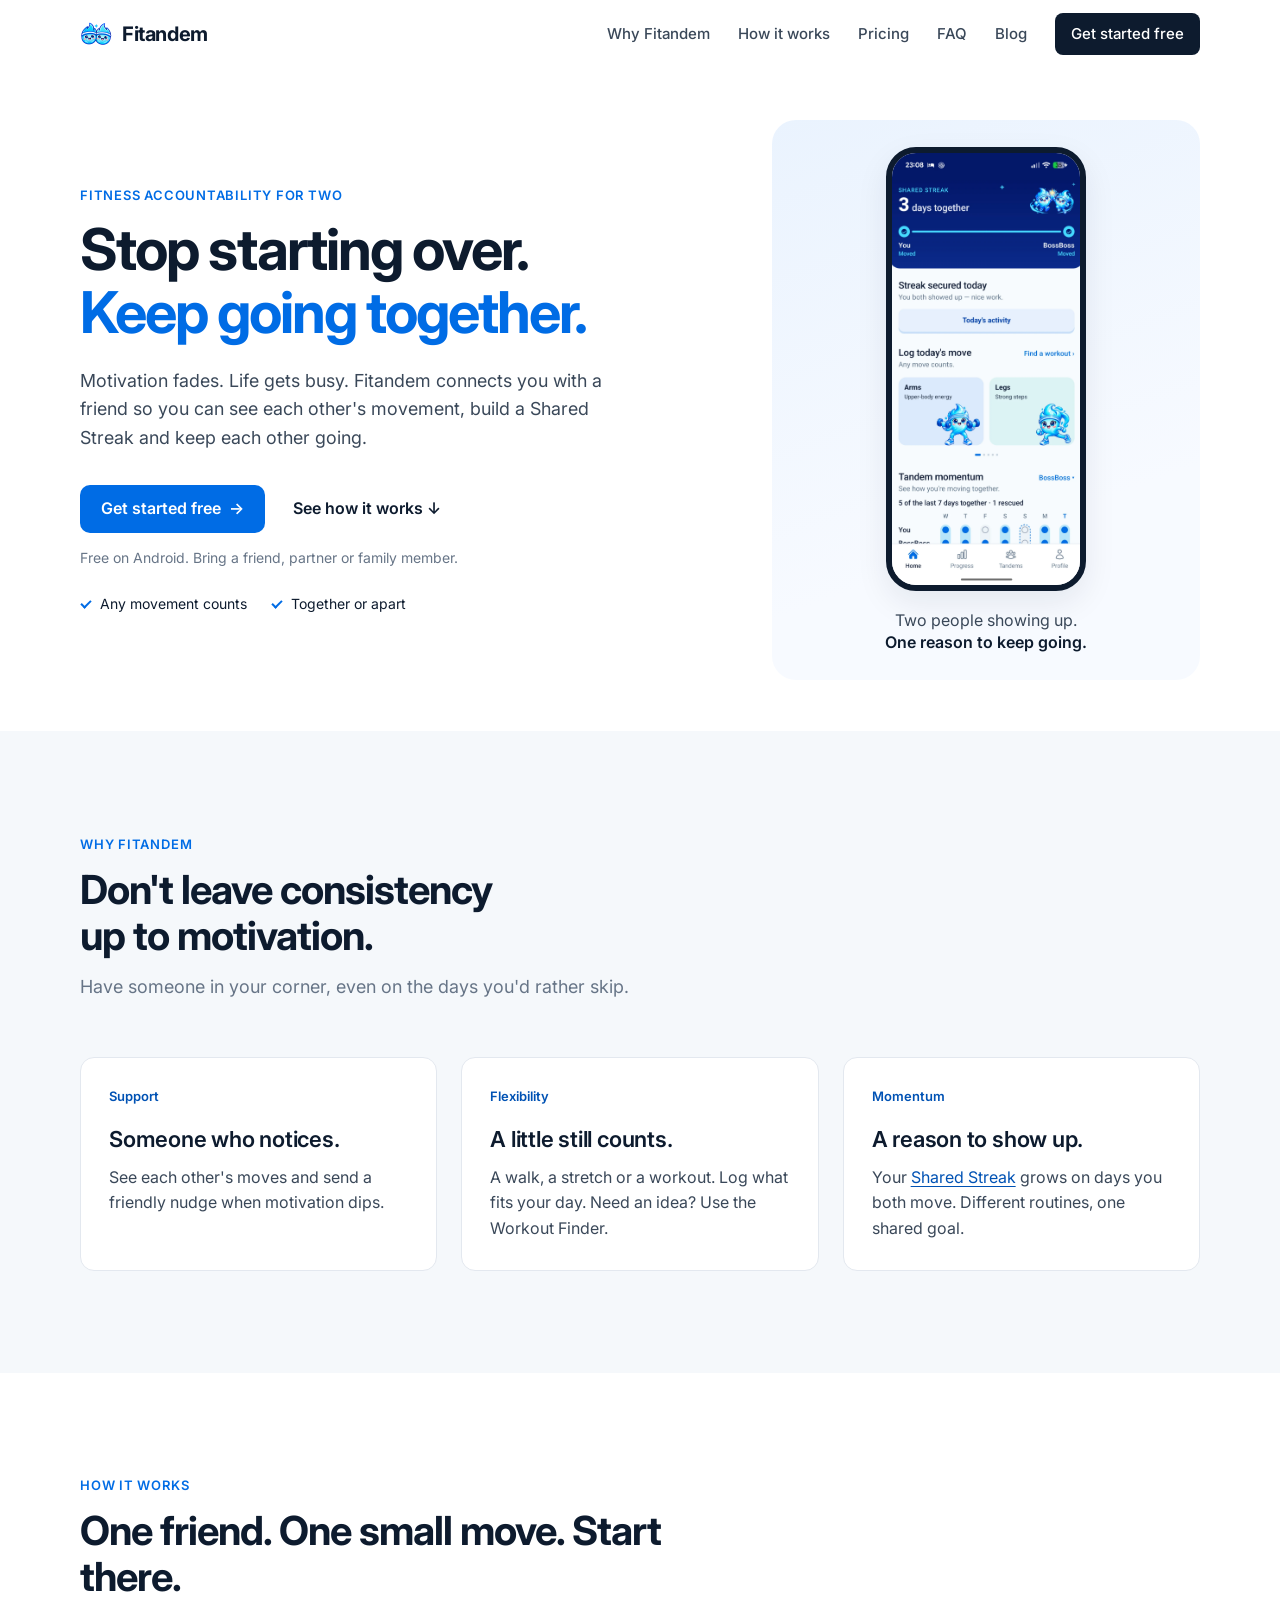
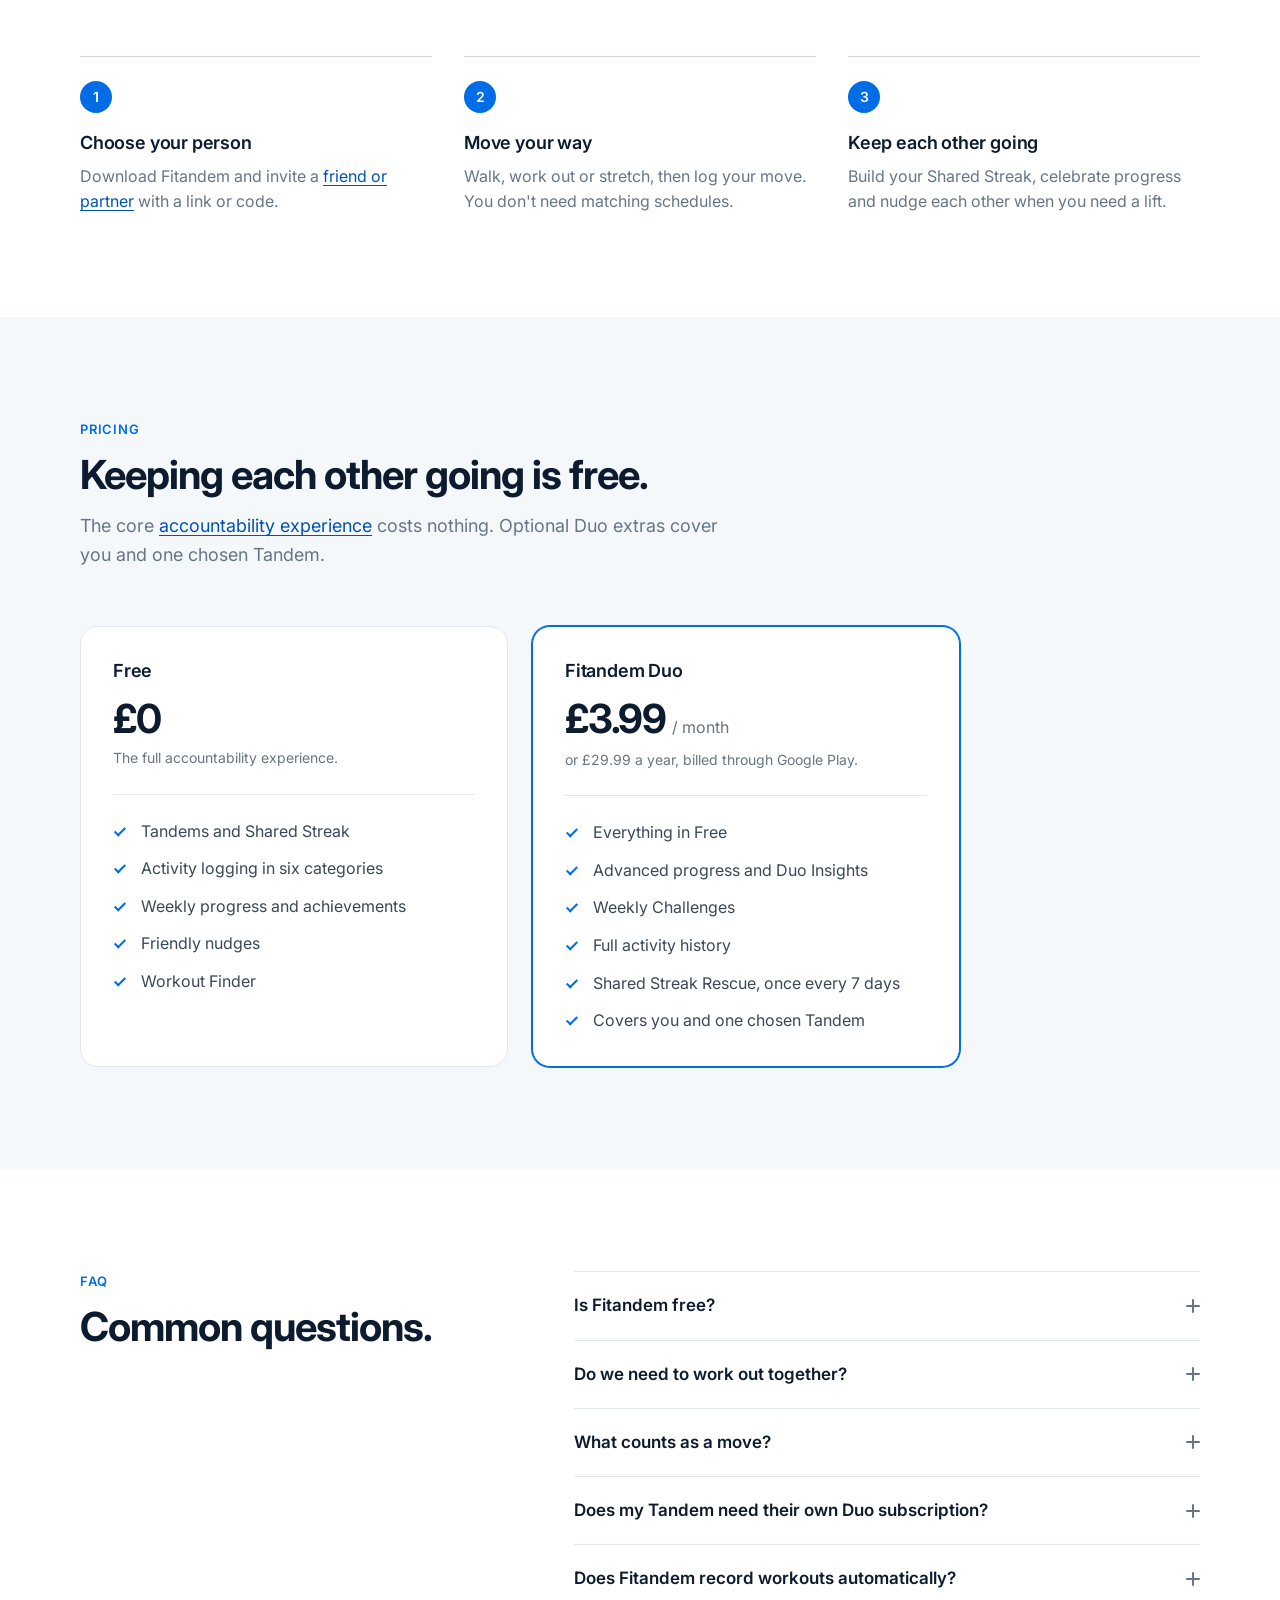
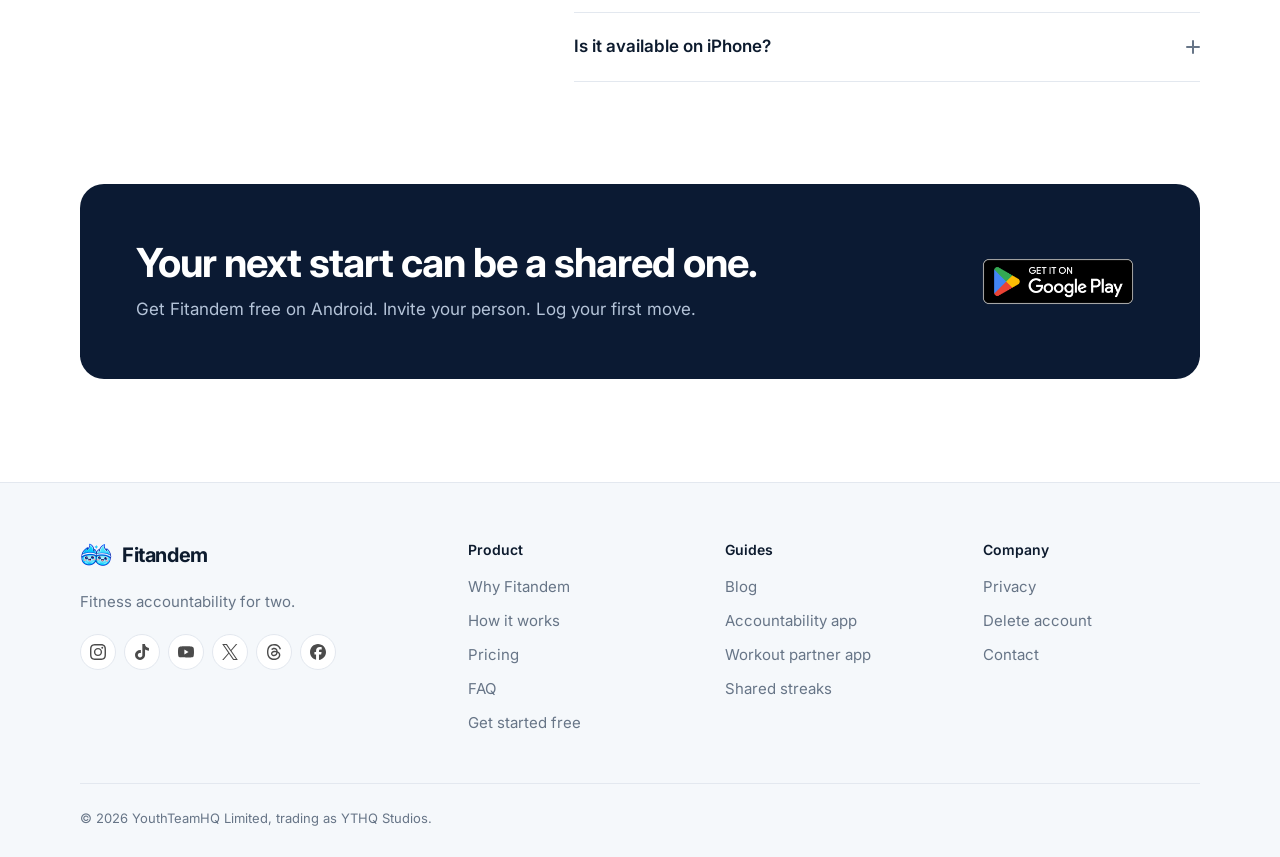
<file: index.html>
<!doctype html>
<html lang="en-GB">
<head>
  <meta charset="utf-8">
  <meta name="viewport" content="width=device-width, initial-scale=1">
  <title>Fitness Accountability App for Two | Fitandem</title>
  <meta name="description" content="Struggling to stay consistent? Fitandem helps you keep moving with a friend, shared streaks and friendly nudges. Get started free on Android.">
  <meta name="application-name" content="Fitandem">
  <meta name="robots" content="index, follow, max-image-preview:large, max-snippet:-1, max-video-preview:-1">
  <meta name="theme-color" content="#006CE5">
  <meta property="og:title" content="Stop starting over. Keep going together. | Fitandem">
  <meta property="og:description" content="Motivation fades. Life gets busy. Fitandem helps you keep moving with a friend, shared streaks and friendly nudges. Free on Android.">
  <meta property="og:type" content="website">
  <meta property="og:site_name" content="Fitandem">
  <meta property="og:locale" content="en_GB">
  <meta property="og:url" content="https://fitandem.com/">
  <meta property="og:image" content="https://fitandem.com/assets/brand/fitandem-feature-graphic.png">
  <meta property="og:image:width" content="1024">
  <meta property="og:image:height" content="500">
  <meta property="og:image:type" content="image/png">
  <meta property="og:image:alt" content="Fitandem: Stay Active Together">
  <meta name="twitter:card" content="summary_large_image">
  <meta name="twitter:title" content="Stop starting over. Keep going together. | Fitandem">
  <meta name="twitter:description" content="Struggling to stay consistent? Keep moving with a friend, shared streaks and friendly nudges. Fitandem is free on Android.">
  <meta name="twitter:image" content="https://fitandem.com/assets/brand/fitandem-feature-graphic.png">
  <meta name="twitter:image:alt" content="Fitandem: Stay Active Together">
  <meta name="twitter:site" content="@fitandemapp">
  <link rel="canonical" href="https://fitandem.com/">
  <link rel="icon" type="image/png" href="assets/brand/fitandem-logo-web.png">
  <link rel="apple-touch-icon" href="assets/brand/fitandem-logo-web.png">
  <link rel="manifest" href="site.webmanifest">
  <link rel="preload" as="image" href="assets/screenshots/app-home-streak.webp" type="image/webp" fetchpriority="high">
  <link rel="preconnect" href="https://fonts.googleapis.com">
  <link rel="preconnect" href="https://fonts.gstatic.com" crossorigin>
  <link href="https://fonts.googleapis.com/css2?family=Inter:wght@400;500;600;700&amp;display=swap" rel="stylesheet">
  <link rel="stylesheet" href="styles.css?v=20261004-1">
  <script defer src="main.js?v=20260922-1"></script>
  <script type="application/ld+json">
  {
    "@context": "https://schema.org",
    "@graph": [
      {
        "@type": "WebSite",
        "@id": "https://fitandem.com/#website",
        "url": "https://fitandem.com/",
        "name": "Fitandem",
        "alternateName": "Fitandem: Stay Active Together",
        "inLanguage": "en-GB",
        "publisher": {"@id": "https://fitandem.com/#organisation"}
      },
      {
        "@type": "Organization",
        "@id": "https://fitandem.com/#organisation",
        "name": "YouthTeamHQ Limited",
        "alternateName": ["YTHQ Studios", "Fitandem"],
        "url": "https://fitandem.com/",
        "logo": {
          "@type": "ImageObject",
          "url": "https://fitandem.com/assets/brand/fitandem-logo-web.png",
          "width": 256,
          "height": 256
        },
        "sameAs": [
          "https://www.instagram.com/fitandemapp/",
          "https://www.facebook.com/profile.php?id=61593506592853",
          "https://x.com/fitandemapp",
          "https://www.youtube.com/@fitandemapp",
          "https://www.threads.com/@fitandemapp",
          "https://www.tiktok.com/@fitandemapp"
        ]
      },
      {
        "@type": ["MobileApplication", "SoftwareApplication"],
        "@id": "https://fitandem.com/#app",
        "name": "Fitandem: Stay Active Together",
        "alternateName": "Fitandem",
        "url": "https://fitandem.com/",
        "downloadUrl": "https://play.google.com/store/apps/details?id=uk.co.dkhiggins.fitandem",
        "installUrl": "https://play.google.com/store/apps/details?id=uk.co.dkhiggins.fitandem",
        "operatingSystem": "Android",
        "applicationCategory": "HealthApplication",
        "inLanguage": "en-GB",
        "description": "A fitness accountability app that helps two people stay consistent through activity logging, shared streaks and friendly nudges.",
        "image": "https://fitandem.com/assets/brand/fitandem-feature-graphic.png",
        "screenshot": [
          "https://fitandem.com/assets/screenshots/app-home-streak.webp",
          "https://fitandem.com/assets/screenshots/app-progress.webp",
          "https://fitandem.com/assets/screenshots/app-home-momentum.webp",
          "https://fitandem.com/assets/screenshots/app-workout-finder.webp",
          "https://fitandem.com/assets/screenshots/app-tandems.webp"
        ],
        "featureList": [
          "Shared fitness accountability for two people",
          "Activity logging and shared streaks",
          "Progress tracking and achievements",
          "Workout discovery and friendly nudges"
        ],
        "offers": {
          "@type": "Offer",
          "price": "0",
          "priceCurrency": "GBP",
          "availability": "https://schema.org/InStock"
        },
        "author": {"@id": "https://fitandem.com/#organisation"},
        "isPartOf": {"@id": "https://fitandem.com/#website"}
      }
    ]
  }
  </script>
</head>
<body class="home" id="top">
  <a class="skip-link" href="#main-content">Skip to content</a>
  <header class="site-header">
    <div class="header-inner">
      <a class="brand" href="#top" aria-label="Fitandem home"><img class="brand-logo" src="assets/brand/fitandem-logo-web.png" alt="" width="256" height="256"><span>Fitandem</span></a>
      <nav class="site-nav" id="site-nav" aria-label="Main navigation"><a href="#features">Why Fitandem</a><a href="#how-it-works">How it works</a><a href="#duo">Pricing</a><a href="#faq">FAQ</a><a href="/blog/">Blog</a><a class="nav-install" href="https://fitandem.com/android">Get started free</a></nav>
      <button class="menu-toggle" type="button" aria-expanded="false" aria-controls="site-nav" aria-label="Open navigation"><span></span><span></span><span></span></button>
    </div>
  </header>

  <main id="main-content">
    <section class="hero section-shell" aria-labelledby="hero-title">
      <div class="hero-copy">
        <p class="eyebrow">Fitness accountability for two</p>
        <h1 id="hero-title">Stop starting over.<br><span>Keep going together.</span></h1>
        <p class="hero-lede">Motivation fades. Life gets busy. Fitandem connects you with a friend so you can see each other's movement, build a Shared Streak and keep each other going.</p>
        <div class="hero-actions">
          <a class="button button-primary" href="https://fitandem.com/android">Get started free <span aria-hidden="true">→</span></a>
          <a class="text-link" href="#how-it-works">See how it works <span aria-hidden="true">↓</span></a>
        </div>
        <p class="hero-meta">Free on Android. Bring a friend, partner or family member.</p>
        <ul class="hero-reassurance" aria-label="Fits your everyday life"><li>Any movement counts</li><li>Together or apart</li></ul>
      </div>
      <div class="hero-visual">
        <figure class="hero-product">
          <div class="screen-frame"><img src="assets/screenshots/app-home-streak.webp" alt="Fitandem home screen showing a three-day Shared Streak with both people marked as moved today" width="900" height="2000" decoding="async" fetchpriority="high"></div>
          <figcaption>Two people showing up.<br><strong>One reason to keep going.</strong></figcaption>
        </figure>
      </div>
    </section>

    <section class="section section-alt" id="features" aria-labelledby="features-title">
      <div class="section-shell">
        <div class="section-heading"><p class="kicker">Why Fitandem</p><h2 id="features-title">Don't leave consistency<br>up to motivation.</h2><p>Have someone in your corner, even on the days you'd rather skip.</p></div>
        <ul class="benefits">
          <li><span class="benefit-label">Support</span><h3>Someone who notices.</h3><p>See each other's moves and send a friendly nudge when motivation dips.</p></li>
          <li id="workout-finder"><span class="benefit-label">Flexibility</span><h3>A little still counts.</h3><p>A walk, a stretch or a workout. Log what fits your day. Need an idea? Use the Workout Finder.</p></li>
          <li><span class="benefit-label">Momentum</span><h3>A reason to show up.</h3><p>Your <a href="/shared-fitness-streaks/">Shared Streak</a> grows on days you both move. Different routines, one shared goal.</p></li>
        </ul>
      </div>
    </section>

    <section class="section" id="how-it-works" aria-labelledby="how-title">
      <div class="section-shell">
        <div class="section-heading"><p class="kicker">How it works</p><h2 id="how-title">One friend. One small move. Start there.</h2></div>
        <ol class="steps">
          <li><span class="step-index">1</span><h3>Choose your person</h3><p>Download Fitandem and invite a <a href="/workout-partner-app/">friend or partner</a> with a link or code.</p></li>
          <li><span class="step-index">2</span><h3>Move your way</h3><p>Walk, work out or stretch, then log your move. You don't need matching schedules.</p></li>
          <li><span class="step-index">3</span><h3>Keep each other going</h3><p>Build your Shared Streak, celebrate progress and nudge each other when you need a lift.</p></li>
        </ol>
      </div>
    </section>

    <section class="section section-alt" id="duo" aria-labelledby="pricing-title">
      <div class="section-shell">
        <div class="section-heading"><p class="kicker">Pricing</p><h2 id="pricing-title">Keeping each other going is free.</h2><p>The core <a href="/fitness-accountability-app/">accountability experience</a> costs nothing. Optional Duo extras cover you and one chosen Tandem.</p></div>
        <div class="plans">
          <article class="plan">
            <h3>Free</h3>
            <p class="plan-price"><strong>£0</strong></p>
            <p class="plan-note">The full accountability experience.</p>
            <ul class="check-list"><li>Tandems and Shared Streak</li><li>Activity logging in six categories</li><li>Weekly progress and achievements</li><li>Friendly nudges</li><li>Workout Finder</li></ul>
          </article>
          <article class="plan plan-featured">
            <h3>Fitandem Duo</h3>
            <p class="plan-price"><strong>£3.99</strong><span>/ month</span></p>
            <p class="plan-note">or £29.99 a year, billed through Google Play.</p>
            <ul class="check-list"><li>Everything in Free</li><li>Advanced progress and Duo Insights</li><li>Weekly Challenges</li><li>Full activity history</li><li>Shared Streak Rescue, once every 7 days</li><li>Covers you and one chosen Tandem</li></ul>
          </article>
        </div>
      </div>
    </section>

    <section class="section section-shell faq-section" id="faq" aria-labelledby="faq-title">
      <div class="section-heading"><p class="kicker">FAQ</p><h2 id="faq-title">Common questions.</h2></div>
      <div class="faq-list">
        <details><summary>Is Fitandem free?<span aria-hidden="true"></span></summary><p>Yes. Tandems, the Shared Streak, logging, progress, achievements, nudges and the Workout Finder are all free. Fitandem Duo is an optional subscription for advanced insights, challenges, full history and Shared Streak Rescue.</p></details>
        <details><summary>Do we need to work out together?<span aria-hidden="true"></span></summary><p>No. Move in your own way, at your own time. Your Shared Streak grows when you both log a move on the same day.</p></details>
        <details><summary>What counts as a move?<span aria-hidden="true"></span></summary><p>Any movement you choose to log. Pick arms, legs, cardio, core, full body or mobility, then record the duration and effort that fit your day.</p></details>
        <details><summary>Does my Tandem need their own Duo subscription?<span aria-hidden="true"></span></summary><p>No. One Duo subscription covers you and one Tandem you choose. You can pick your Duo Tandem later.</p></details>
        <details><summary>Does Fitandem record workouts automatically?<span aria-hidden="true"></span></summary><p>No. Watching a workout never records exercise on its own. Fitandem asks whether you want to log a move when you finish.</p></details>
        <details><summary>Is it available on iPhone?<span aria-hidden="true"></span></summary><p>Fitandem is currently available on Android through Google Play.</p></details>
      </div>
    </section>

    <section class="section-shell install-section" aria-labelledby="install-title">
      <div class="install-band">
        <div><h2 id="install-title">Your next start can be a shared one.</h2><p>Get Fitandem free on Android. Invite your person. Log your first move.</p></div>
        <a class="play-badge" href="https://fitandem.com/android" aria-label="Get Fitandem on Google Play"><img src="assets/badges/get-it-on-google-play.png" alt="Get it on Google Play" width="564" height="168" loading="lazy" decoding="async"></a>
      </div>
    </section>
  </main>

  <footer class="site-footer">
    <div class="section-shell footer-grid">
      <div class="footer-intro">
        <a class="brand footer-brand" href="#top"><img class="brand-logo" src="assets/brand/fitandem-logo-web.png" alt="" width="256" height="256"><span>Fitandem</span></a>
        <p>Fitness accountability for two.</p>
        <div class="footer-socials" aria-label="Fitandem on social media">
          <a href="https://www.instagram.com/fitandemapp/" target="_blank" rel="noopener noreferrer" aria-label="Instagram (opens in a new tab)"><img src="assets/social/instagram.svg" alt=""></a><a href="https://www.tiktok.com/@fitandemapp" target="_blank" rel="noopener noreferrer" aria-label="TikTok (opens in a new tab)"><img src="assets/social/tiktok.svg" alt=""></a><a href="https://www.youtube.com/@fitandemapp" target="_blank" rel="noopener noreferrer" aria-label="YouTube (opens in a new tab)"><img src="assets/social/youtube.svg" alt=""></a><a href="https://x.com/fitandemapp" target="_blank" rel="noopener noreferrer" aria-label="X (opens in a new tab)"><img src="assets/social/x.svg" alt=""></a><a href="https://www.threads.com/@fitandemapp" target="_blank" rel="noopener noreferrer" aria-label="Threads (opens in a new tab)"><img src="assets/social/threads.svg" alt=""></a><a href="https://www.facebook.com/profile.php?id=61593506592853" target="_blank" rel="noopener noreferrer" aria-label="Facebook (opens in a new tab)"><img src="assets/social/facebook.svg" alt=""></a>
        </div>
      </div>
      <nav class="footer-nav" aria-label="Product"><strong>Product</strong><a href="#features">Why Fitandem</a><a href="#how-it-works">How it works</a><a href="#duo">Pricing</a><a href="#faq">FAQ</a><a href="https://fitandem.com/android">Get started free</a></nav>
      <nav class="footer-nav" aria-label="Guides"><strong>Guides</strong><a href="/blog/">Blog</a><a href="/fitness-accountability-app/">Accountability app</a><a href="/workout-partner-app/">Workout partner app</a><a href="/shared-fitness-streaks/">Shared streaks</a></nav>
      <nav class="footer-nav" aria-label="Company"><strong>Company</strong><a href="/privacy/">Privacy</a><a href="/delete-account/">Delete account</a><a href="mailto:support@fitandem.com">Contact</a></nav>
    </div>
    <div class="section-shell footer-bottom"><span>© 2026 YouthTeamHQ Limited, trading as YTHQ Studios.</span></div>
  </footer>
</body>
</html>
</file>
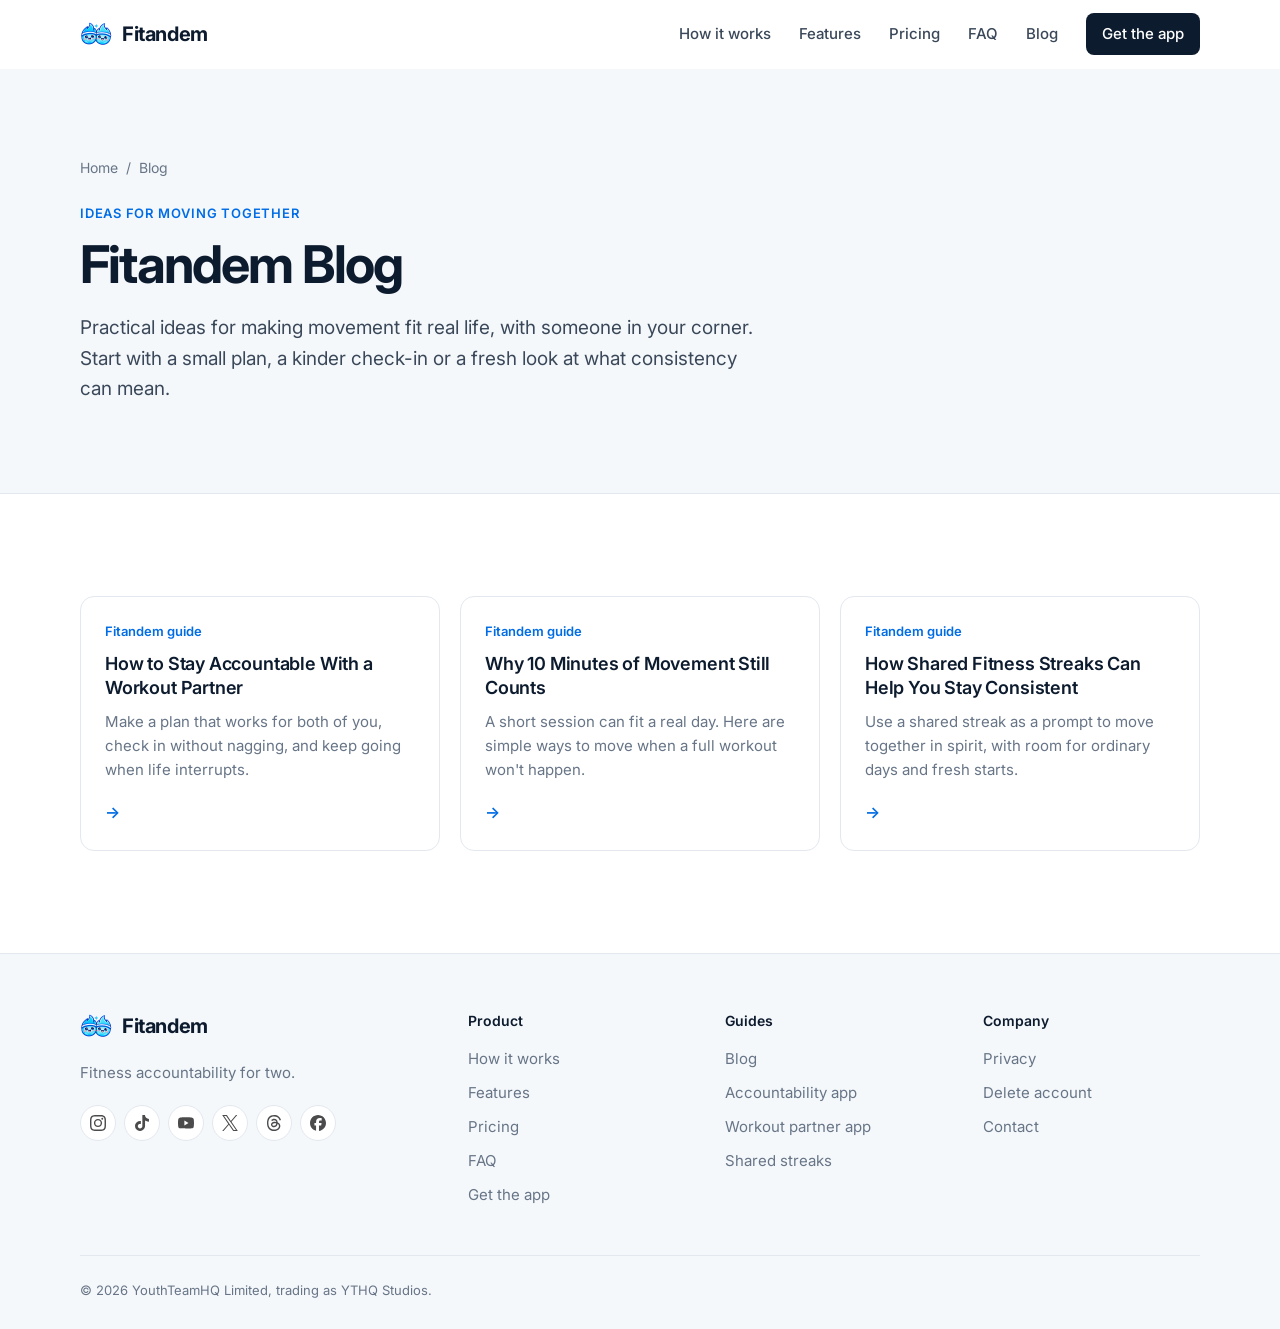
<file: blog/index.html>
<!doctype html>
<html lang="en-GB">
<head>
  <meta charset="utf-8">
  <meta name="viewport" content="width=device-width, initial-scale=1">
  <title>Fitandem Blog | Practical Ways to Stay Active Together</title>
  <meta name="description" content="Straightforward ideas for moving more often with someone in your corner, from short sessions to shared streaks and kind accountability.">
  <meta name="application-name" content="Fitandem">
  <meta name="robots" content="index, follow, max-image-preview:large, max-snippet:-1, max-video-preview:-1">
  <meta name="theme-color" content="#006CE5">
  <meta property="og:title" content="Fitandem Blog | Practical Ways to Stay Active Together">
  <meta property="og:description" content="Straightforward ideas for moving more often with someone in your corner, from short sessions to shared streaks and kind accountability.">
  <meta property="og:type" content="website">
  <meta property="og:site_name" content="Fitandem">
  <meta property="og:locale" content="en_GB">
  <meta property="og:url" content="https://fitandem.com/blog/">
  <meta property="og:image" content="https://fitandem.com/assets/brand/fitandem-feature-graphic.png">
  <meta property="og:image:width" content="1024">
  <meta property="og:image:height" content="500">
  <meta property="og:image:type" content="image/png">
  <meta property="og:image:alt" content="Fitandem: Stay Active Together">
  <meta name="twitter:card" content="summary_large_image">
  <meta name="twitter:title" content="Fitandem Blog | Practical Ways to Stay Active Together">
  <meta name="twitter:description" content="Straightforward ideas for moving more often with someone in your corner, from short sessions to shared streaks and kind accountability.">
  <meta name="twitter:image" content="https://fitandem.com/assets/brand/fitandem-feature-graphic.png">
  <meta name="twitter:image:alt" content="Fitandem: Stay Active Together">
  <meta name="twitter:site" content="@fitandemapp">
  <link rel="canonical" href="https://fitandem.com/blog/">
  <link rel="icon" type="image/png" href="../assets/brand/fitandem-logo-web.png">
  <link rel="apple-touch-icon" href="../assets/brand/fitandem-logo-web.png">
  <link rel="manifest" href="../site.webmanifest">
  <link rel="preconnect" href="https://fonts.googleapis.com">
  <link rel="preconnect" href="https://fonts.gstatic.com" crossorigin>
  <link href="https://fonts.googleapis.com/css2?family=Inter:wght@400;500;600;700&amp;display=swap" rel="stylesheet">
  <link rel="stylesheet" href="../styles.css?v=20260930-2">
  <script defer src="../main.js?v=20260922-1"></script>
  <script type="application/ld+json">
{
  "@context": "https://schema.org",
  "@graph": [
    {
      "@type": "Blog",
      "@id": "https://fitandem.com/blog/#blog",
      "url": "https://fitandem.com/blog/",
      "name": "Fitandem Blog",
      "description": "Straightforward ideas for moving more often with someone in your corner, from short sessions to shared streaks and kind accountability.",
      "inLanguage": "en-GB",
      "isPartOf": {
        "@id": "https://fitandem.com/#website"
      },
      "publisher": {
        "@id": "https://fitandem.com/#organisation"
      },
      "blogPost": [
        {
          "@id": "https://fitandem.com/blog/how-to-stay-accountable-with-a-workout-partner/#article"
        },
        {
          "@id": "https://fitandem.com/blog/why-10-minutes-of-movement-still-counts/#article"
        },
        {
          "@id": "https://fitandem.com/blog/how-shared-fitness-streaks-help-you-stay-consistent/#article"
        }
      ]
    },
    {
      "@type": "BreadcrumbList",
      "itemListElement": [
        {
          "@type": "ListItem",
          "position": 1,
          "name": "Home",
          "item": "https://fitandem.com/"
        },
        {
          "@type": "ListItem",
          "position": 2,
          "name": "Blog",
          "item": "https://fitandem.com/blog/"
        }
      ]
    }
  ]
}
  </script>
</head>
<body class="legal-page blog-page">
  <a class="skip-link" href="#main-content">Skip to content</a>
  <header class="site-header"><div class="header-inner">
    <a class="brand" href="/" aria-label="Fitandem home"><img class="brand-logo" src="../assets/brand/fitandem-logo-web.png" alt="" width="256" height="256"><span>Fitandem</span></a>
    <nav class="site-nav" id="site-nav" aria-label="Main navigation"><a href="/#how-it-works">How it works</a><a href="/#features">Features</a><a href="/#duo">Pricing</a><a href="/#faq">FAQ</a><a href="/blog/">Blog</a><a class="nav-install" href="https://fitandem.com/android">Get the app</a></nav>
    <button class="menu-toggle" type="button" aria-expanded="false" aria-controls="site-nav" aria-label="Open navigation"><span></span><span></span><span></span></button>
  </div></header>
  <main id="main-content">
    <section class="legal-hero blog-hero"><div class="legal-shell">
      <nav class="breadcrumbs" aria-label="Breadcrumb"><a href="/">Home</a><span aria-hidden="true">/</span><span aria-current="page">Blog</span></nav>
      <p class="eyebrow">Ideas for moving together</p>
      <h1>Fitandem Blog</h1>
      <p class="legal-lead">Practical ideas for making movement fit real life, with someone in your corner. Start with a small plan, a kinder check-in or a fresh look at what consistency can mean.</p>
    </div></section>
    <section class="section section-shell blog-list" aria-label="Articles"><div class="blog-grid">
        <a class="guide-card" href="/blog/how-to-stay-accountable-with-a-workout-partner/"><span class="guide-kicker">Fitandem guide</span><h2>How to Stay Accountable With a Workout Partner</h2><p>Make a plan that works for both of you, check in without nagging, and keep going when life interrupts.</p><b aria-hidden="true">→</b></a>
        <a class="guide-card" href="/blog/why-10-minutes-of-movement-still-counts/"><span class="guide-kicker">Fitandem guide</span><h2>Why 10 Minutes of Movement Still Counts</h2><p>A short session can fit a real day. Here are simple ways to move when a full workout won&#x27;t happen.</p><b aria-hidden="true">→</b></a>
        <a class="guide-card" href="/blog/how-shared-fitness-streaks-help-you-stay-consistent/"><span class="guide-kicker">Fitandem guide</span><h2>How Shared Fitness Streaks Can Help You Stay Consistent</h2><p>Use a shared streak as a prompt to move together in spirit, with room for ordinary days and fresh starts.</p><b aria-hidden="true">→</b></a>
    </div></section>
  </main>
  <footer class="site-footer">
    <div class="section-shell footer-grid">
      <div class="footer-intro">
        <a class="brand footer-brand" href="/"><img class="brand-logo" src="../assets/brand/fitandem-logo-web.png" alt="" width="256" height="256"><span>Fitandem</span></a>
        <p>Fitness accountability for two.</p>
        <div class="footer-socials" aria-label="Fitandem on social media">
          <a href="https://www.instagram.com/fitandemapp/" target="_blank" rel="noopener noreferrer" aria-label="Instagram (opens in a new tab)"><img src="../assets/social/instagram.svg" alt=""></a><a href="https://www.tiktok.com/@fitandemapp" target="_blank" rel="noopener noreferrer" aria-label="TikTok (opens in a new tab)"><img src="../assets/social/tiktok.svg" alt=""></a><a href="https://www.youtube.com/@fitandemapp" target="_blank" rel="noopener noreferrer" aria-label="YouTube (opens in a new tab)"><img src="../assets/social/youtube.svg" alt=""></a><a href="https://x.com/fitandemapp" target="_blank" rel="noopener noreferrer" aria-label="X (opens in a new tab)"><img src="../assets/social/x.svg" alt=""></a><a href="https://www.threads.com/@fitandemapp" target="_blank" rel="noopener noreferrer" aria-label="Threads (opens in a new tab)"><img src="../assets/social/threads.svg" alt=""></a><a href="https://www.facebook.com/profile.php?id=61593506592853" target="_blank" rel="noopener noreferrer" aria-label="Facebook (opens in a new tab)"><img src="../assets/social/facebook.svg" alt=""></a>
        </div>
      </div>
      <nav class="footer-nav" aria-label="Product"><strong>Product</strong><a href="/#how-it-works">How it works</a><a href="/#features">Features</a><a href="/#duo">Pricing</a><a href="/#faq">FAQ</a><a href="https://fitandem.com/android">Get the app</a></nav>
      <nav class="footer-nav" aria-label="Guides"><strong>Guides</strong><a href="/blog/">Blog</a><a href="/fitness-accountability-app/">Accountability app</a><a href="/workout-partner-app/">Workout partner app</a><a href="/shared-fitness-streaks/">Shared streaks</a></nav>
      <nav class="footer-nav" aria-label="Company"><strong>Company</strong><a href="/privacy/">Privacy</a><a href="/delete-account/">Delete account</a><a href="mailto:support@fitandem.com">Contact</a></nav>
    </div>
    <div class="section-shell footer-bottom"><span>© 2026 YouthTeamHQ Limited, trading as YTHQ Studios.</span></div>
  </footer>
</body>
</html>
</file>
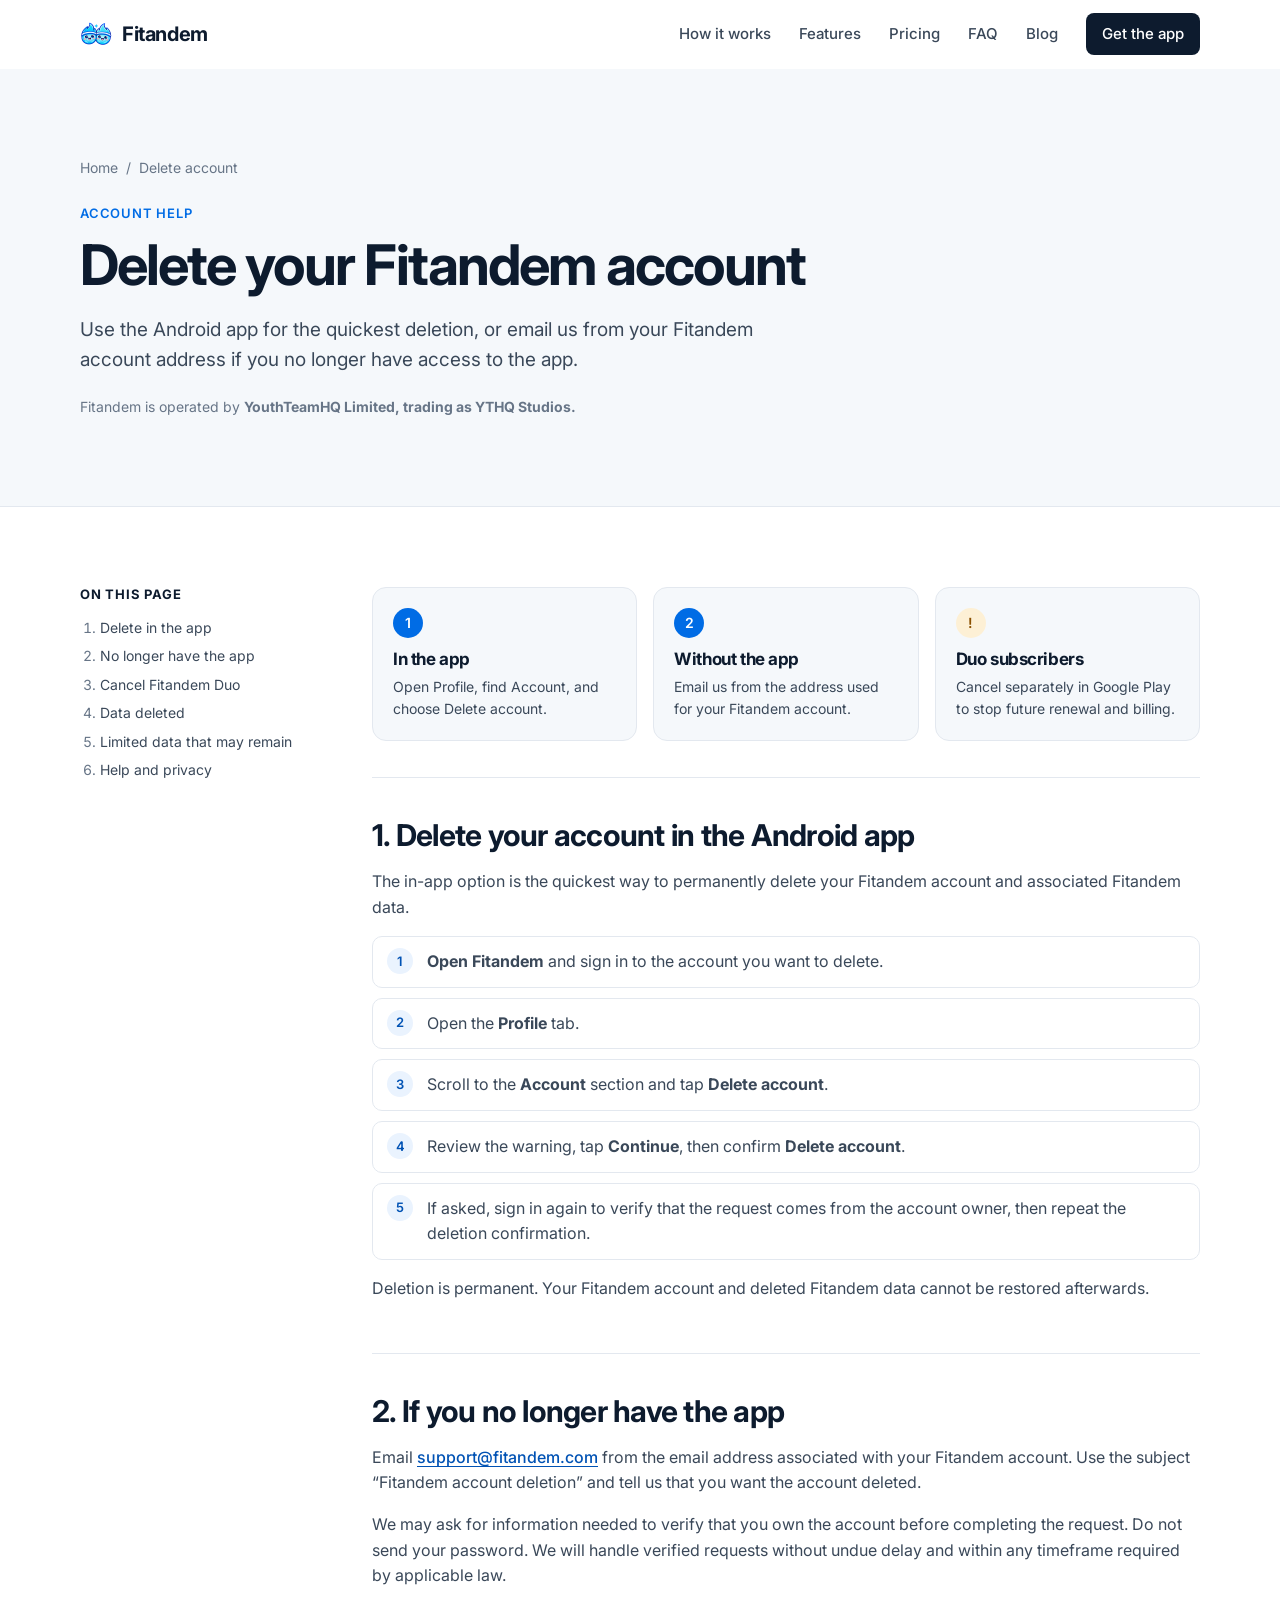
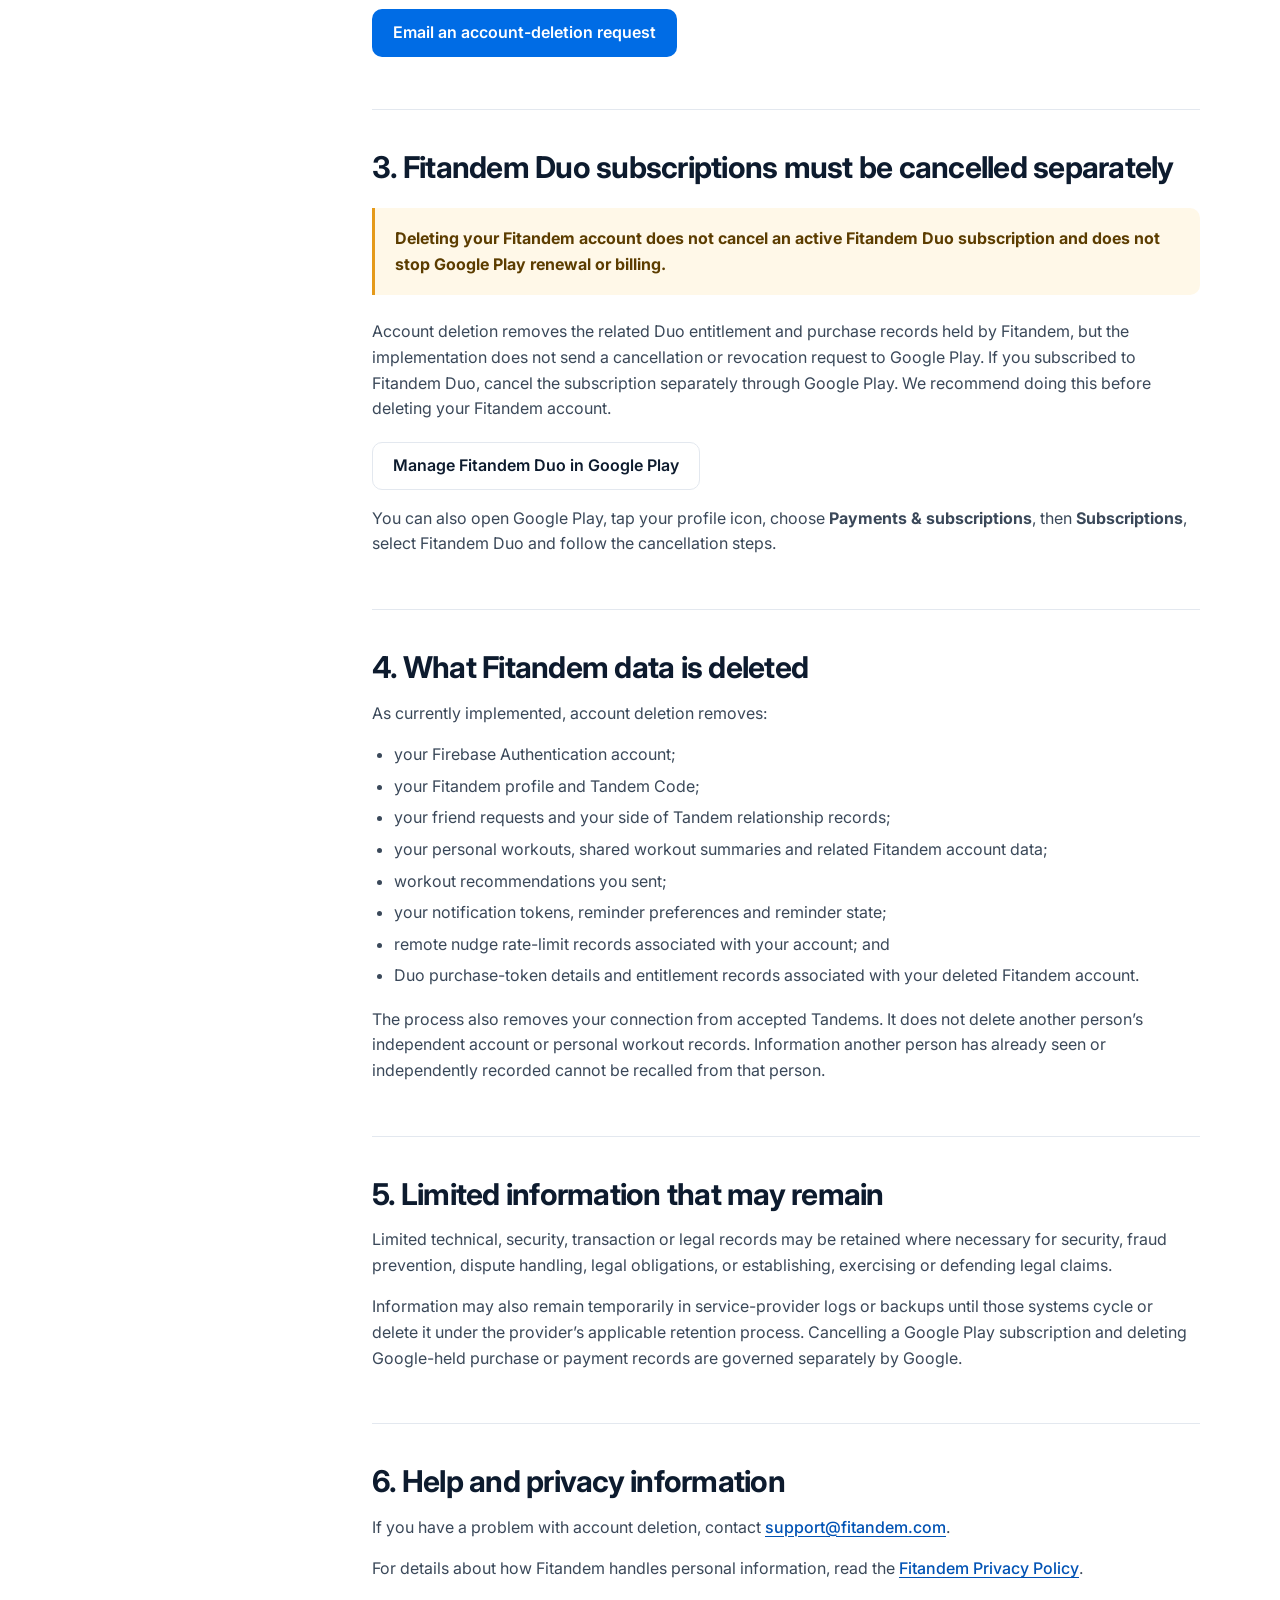
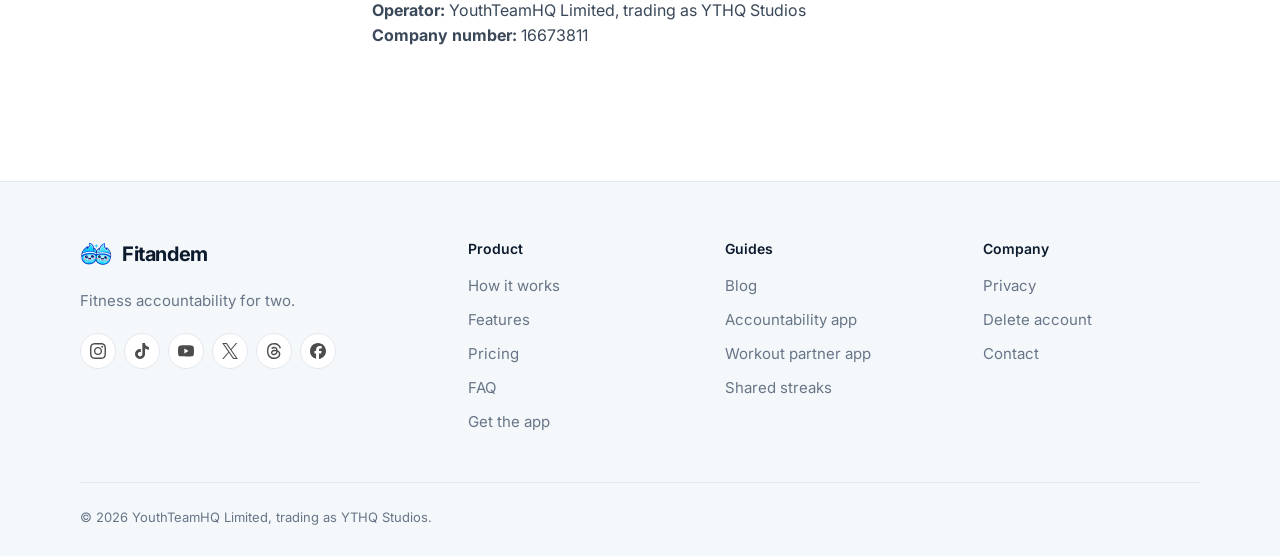
<file: delete-account/index.html>
<!doctype html>
<html lang="en-GB">
<head>
  <meta charset="utf-8">
  <meta name="viewport" content="width=device-width, initial-scale=1">
  <title>Delete Your Fitandem Account | Fitandem</title>
  <meta name="description" content="How to delete your Fitandem account and associated data, including instructions if you no longer have the Android app.">
  <meta name="robots" content="index, follow, max-image-preview:large, max-snippet:-1">
  <meta name="theme-color" content="#006CE5">
  <meta property="og:title" content="Delete Your Fitandem Account | Fitandem">
  <meta property="og:description" content="How to delete your Fitandem account and associated data, including instructions if you no longer have the Android app.">
  <meta property="og:type" content="article">
  <meta property="og:site_name" content="Fitandem">
  <meta property="og:locale" content="en_GB">
  <meta property="og:url" content="https://fitandem.com/delete-account/">
  <meta property="og:image" content="https://fitandem.com/assets/brand/fitandem-feature-graphic.png">
  <link rel="canonical" href="https://fitandem.com/delete-account/">
  <link rel="icon" type="image/png" href="../assets/brand/fitandem-logo-web.png">
  <link rel="apple-touch-icon" href="../assets/brand/fitandem-logo-web.png">
  <link rel="manifest" href="../site.webmanifest">
  <link rel="preconnect" href="https://fonts.googleapis.com">
  <link rel="preconnect" href="https://fonts.gstatic.com" crossorigin>
  <link href="https://fonts.googleapis.com/css2?family=Inter:wght@400;500;600;700&display=swap" rel="stylesheet">
  <link rel="stylesheet" href="../styles.css?v=20260930-2">
  <script defer src="../main.js?v=20260922-1"></script>
  <script type="application/ld+json">
  {
    "@context": "https://schema.org",
    "@graph": [
      {
        "@type": "WebPage",
        "@id": "https://fitandem.com/delete-account/#webpage",
        "url": "https://fitandem.com/delete-account/",
        "name": "Delete Your Fitandem Account | Fitandem",
        "description": "How to delete your Fitandem account and associated data.",
        "inLanguage": "en-GB",
        "dateModified": "2026-09-19",
        "isPartOf": {"@id": "https://fitandem.com/#website"}
      },
      {
        "@type": "BreadcrumbList",
        "itemListElement": [
          {"@type": "ListItem", "position": 1, "name": "Home", "item": "https://fitandem.com/"},
          {"@type": "ListItem", "position": 2, "name": "Delete account", "item": "https://fitandem.com/delete-account/"}
        ]
      }
    ]
  }
  </script>
</head>
<body class="legal-page deletion-page">
  <a class="skip-link" href="#deletion-content">Skip to content</a>
  <header class="site-header"><div class="header-inner">
    <a class="brand" href="/" aria-label="Fitandem home"><img class="brand-logo" src="../assets/brand/fitandem-logo-web.png" alt="" width="256" height="256"><span>Fitandem</span></a>
    <nav class="site-nav" id="site-nav" aria-label="Main navigation"><a href="/#how-it-works">How it works</a><a href="/#features">Features</a><a href="/#duo">Pricing</a><a href="/#faq">FAQ</a><a href="/blog/">Blog</a><a class="nav-install" href="https://fitandem.com/android">Get the app</a></nav>
    <button class="menu-toggle" type="button" aria-expanded="false" aria-controls="site-nav" aria-label="Open navigation"><span></span><span></span><span></span></button>
  </div></header>

  <main id="deletion-content">
    <section class="legal-hero">
      <div class="legal-shell">
        <nav class="breadcrumbs" aria-label="Breadcrumb"><a href="/">Home</a><span aria-hidden="true">/</span><span aria-current="page">Delete account</span></nav>
        <p class="eyebrow">Account help</p>
        <h1>Delete your Fitandem account</h1>
        <p class="legal-lead">Use the Android app for the quickest deletion, or email us from your Fitandem account address if you no longer have access to the app.</p>
        <p class="legal-date">Fitandem is operated by <strong>YouthTeamHQ Limited, trading as YTHQ Studios.</strong></p>
      </div>
    </section>

    <div class="legal-shell legal-layout">
      <aside class="legal-toc" aria-label="On this page">
        <h2>On this page</h2>
        <ol>
          <li><a href="#in-app">Delete in the app</a></li>
          <li><a href="#without-app">No longer have the app</a></li>
          <li><a href="#subscription">Cancel Fitandem Duo</a></li>
          <li><a href="#deleted-data">Data deleted</a></li>
          <li><a href="#retained-data">Limited data that may remain</a></li>
          <li><a href="#help">Help and privacy</a></li>
        </ol>
      </aside>

      <article class="legal-content">
        <section class="deletion-summary" aria-label="Account deletion summary">
          <div><span class="step-number" aria-hidden="true">1</span><h2>In the app</h2><p>Open Profile, find Account, and choose Delete account.</p></div>
          <div><span class="step-number" aria-hidden="true">2</span><h2>Without the app</h2><p>Email us from the address used for your Fitandem account.</p></div>
          <div><span class="step-number" aria-hidden="true">!</span><h2>Duo subscribers</h2><p>Cancel separately in Google Play to stop future renewal and billing.</p></div>
        </section>

        <section id="in-app">
          <h2>1. Delete your account in the Android app</h2>
          <p>The in-app option is the quickest way to permanently delete your Fitandem account and associated Fitandem data.</p>
          <ol class="deletion-steps">
            <li><span class="deletion-step-number" aria-hidden="true">1</span><strong>Open Fitandem</strong> and sign in to the account you want to delete.</li>
            <li><span class="deletion-step-number" aria-hidden="true">2</span>Open the <strong>Profile</strong> tab.</li>
            <li><span class="deletion-step-number" aria-hidden="true">3</span>Scroll to the <strong>Account</strong> section and tap <strong>Delete account</strong>.</li>
            <li><span class="deletion-step-number" aria-hidden="true">4</span>Review the warning, tap <strong>Continue</strong>, then confirm <strong>Delete account</strong>.</li>
            <li><span class="deletion-step-number" aria-hidden="true">5</span>If asked, sign in again to verify that the request comes from the account owner, then repeat the deletion confirmation.</li>
          </ol>
          <p>Deletion is permanent. Your Fitandem account and deleted Fitandem data cannot be restored afterwards.</p>
        </section>

        <section id="without-app">
          <h2>2. If you no longer have the app</h2>
          <p>Email <a href="mailto:support@fitandem.com?subject=Fitandem%20account%20deletion">support@fitandem.com</a> from the email address associated with your Fitandem account. Use the subject “Fitandem account deletion” and tell us that you want the account deleted.</p>
          <p>We may ask for information needed to verify that you own the account before completing the request. Do not send your password. We will handle verified requests without undue delay and within any timeframe required by applicable law.</p>
          <p><a class="button button-primary deletion-email" href="mailto:support@fitandem.com?subject=Fitandem%20account%20deletion">Email an account-deletion request</a></p>
        </section>

        <section id="subscription">
          <h2>3. Fitandem Duo subscriptions must be cancelled separately</h2>
          <div class="legal-callout deletion-warning">
            <p><strong>Deleting your Fitandem account does not cancel an active Fitandem Duo subscription and does not stop Google Play renewal or billing.</strong></p>
          </div>
          <p>Account deletion removes the related Duo entitlement and purchase records held by Fitandem, but the implementation does not send a cancellation or revocation request to Google Play. If you subscribed to Fitandem Duo, cancel the subscription separately through Google Play. We recommend doing this before deleting your Fitandem account.</p>
          <p><a class="button button-secondary deletion-manage" href="https://play.google.com/store/account/subscriptions?sku=fitandem_duo&amp;package=uk.co.dkhiggins.fitandem" target="_blank" rel="noopener noreferrer">Manage Fitandem Duo in Google Play</a></p>
          <p>You can also open Google Play, tap your profile icon, choose <strong>Payments &amp; subscriptions</strong>, then <strong>Subscriptions</strong>, select Fitandem Duo and follow the cancellation steps.</p>
        </section>

        <section id="deleted-data">
          <h2>4. What Fitandem data is deleted</h2>
          <p>As currently implemented, account deletion removes:</p>
          <ul>
            <li>your Firebase Authentication account;</li>
            <li>your Fitandem profile and Tandem Code;</li>
            <li>your friend requests and your side of Tandem relationship records;</li>
            <li>your personal workouts, shared workout summaries and related Fitandem account data;</li>
            <li>workout recommendations you sent;</li>
            <li>your notification tokens, reminder preferences and reminder state;</li>
            <li>remote nudge rate-limit records associated with your account; and</li>
            <li>Duo purchase-token details and entitlement records associated with your deleted Fitandem account.</li>
          </ul>
          <p>The process also removes your connection from accepted Tandems. It does not delete another person’s independent account or personal workout records. Information another person has already seen or independently recorded cannot be recalled from that person.</p>
        </section>

        <section id="retained-data">
          <h2>5. Limited information that may remain</h2>
          <p>Limited technical, security, transaction or legal records may be retained where necessary for security, fraud prevention, dispute handling, legal obligations, or establishing, exercising or defending legal claims.</p>
          <p>Information may also remain temporarily in service-provider logs or backups until those systems cycle or delete it under the provider’s applicable retention process. Cancelling a Google Play subscription and deleting Google-held purchase or payment records are governed separately by Google.</p>
        </section>

        <section id="help">
          <h2>6. Help and privacy information</h2>
          <p>If you have a problem with account deletion, contact <a href="mailto:support@fitandem.com">support@fitandem.com</a>.</p>
          <p>For details about how Fitandem handles personal information, read the <a href="/privacy">Fitandem Privacy Policy</a>.</p>
          <p><strong>Operator:</strong> YouthTeamHQ Limited, trading as YTHQ Studios<br><strong>Company number:</strong> 16673811</p>
        </section>
      </article>
    </div>
  </main>

  <footer class="site-footer">
    <div class="section-shell footer-grid">
      <div class="footer-intro">
        <a class="brand footer-brand" href="/"><img class="brand-logo" src="../assets/brand/fitandem-logo-web.png" alt="" width="256" height="256"><span>Fitandem</span></a>
        <p>Fitness accountability for two.</p>
        <div class="footer-socials" aria-label="Fitandem on social media">
          <a href="https://www.instagram.com/fitandemapp/" target="_blank" rel="noopener noreferrer" aria-label="Instagram (opens in a new tab)"><img src="../assets/social/instagram.svg" alt=""></a><a href="https://www.tiktok.com/@fitandemapp" target="_blank" rel="noopener noreferrer" aria-label="TikTok (opens in a new tab)"><img src="../assets/social/tiktok.svg" alt=""></a><a href="https://www.youtube.com/@fitandemapp" target="_blank" rel="noopener noreferrer" aria-label="YouTube (opens in a new tab)"><img src="../assets/social/youtube.svg" alt=""></a><a href="https://x.com/fitandemapp" target="_blank" rel="noopener noreferrer" aria-label="X (opens in a new tab)"><img src="../assets/social/x.svg" alt=""></a><a href="https://www.threads.com/@fitandemapp" target="_blank" rel="noopener noreferrer" aria-label="Threads (opens in a new tab)"><img src="../assets/social/threads.svg" alt=""></a><a href="https://www.facebook.com/profile.php?id=61593506592853" target="_blank" rel="noopener noreferrer" aria-label="Facebook (opens in a new tab)"><img src="../assets/social/facebook.svg" alt=""></a>
        </div>
      </div>
      <nav class="footer-nav" aria-label="Product"><strong>Product</strong><a href="/#how-it-works">How it works</a><a href="/#features">Features</a><a href="/#duo">Pricing</a><a href="/#faq">FAQ</a><a href="https://fitandem.com/android">Get the app</a></nav>
      <nav class="footer-nav" aria-label="Guides"><strong>Guides</strong><a href="/blog/">Blog</a><a href="/fitness-accountability-app/">Accountability app</a><a href="/workout-partner-app/">Workout partner app</a><a href="/shared-fitness-streaks/">Shared streaks</a></nav>
      <nav class="footer-nav" aria-label="Company"><strong>Company</strong><a href="/privacy/">Privacy</a><a href="/delete-account/">Delete account</a><a href="mailto:support@fitandem.com">Contact</a></nav>
    </div>
    <div class="section-shell footer-bottom"><span>© 2026 YouthTeamHQ Limited, trading as YTHQ Studios.</span></div>
  </footer>
</body>
</html>
</file>
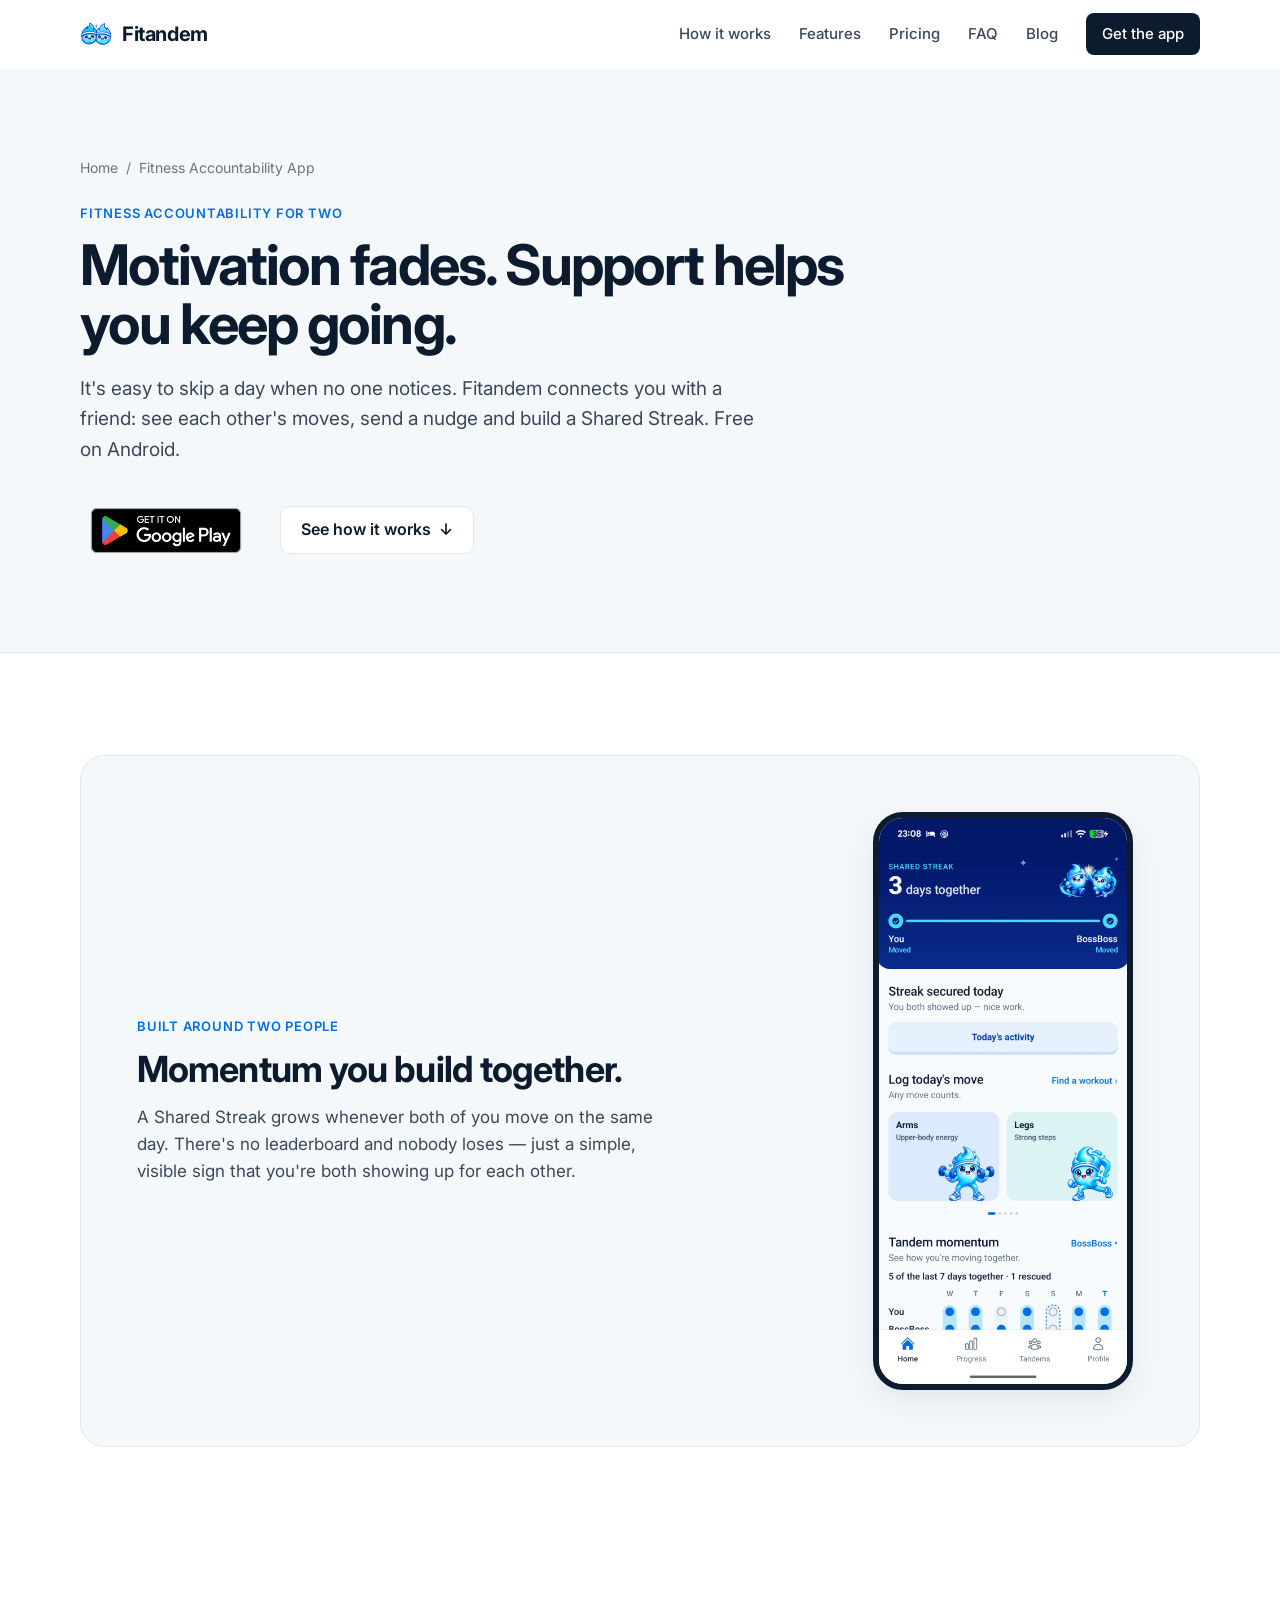
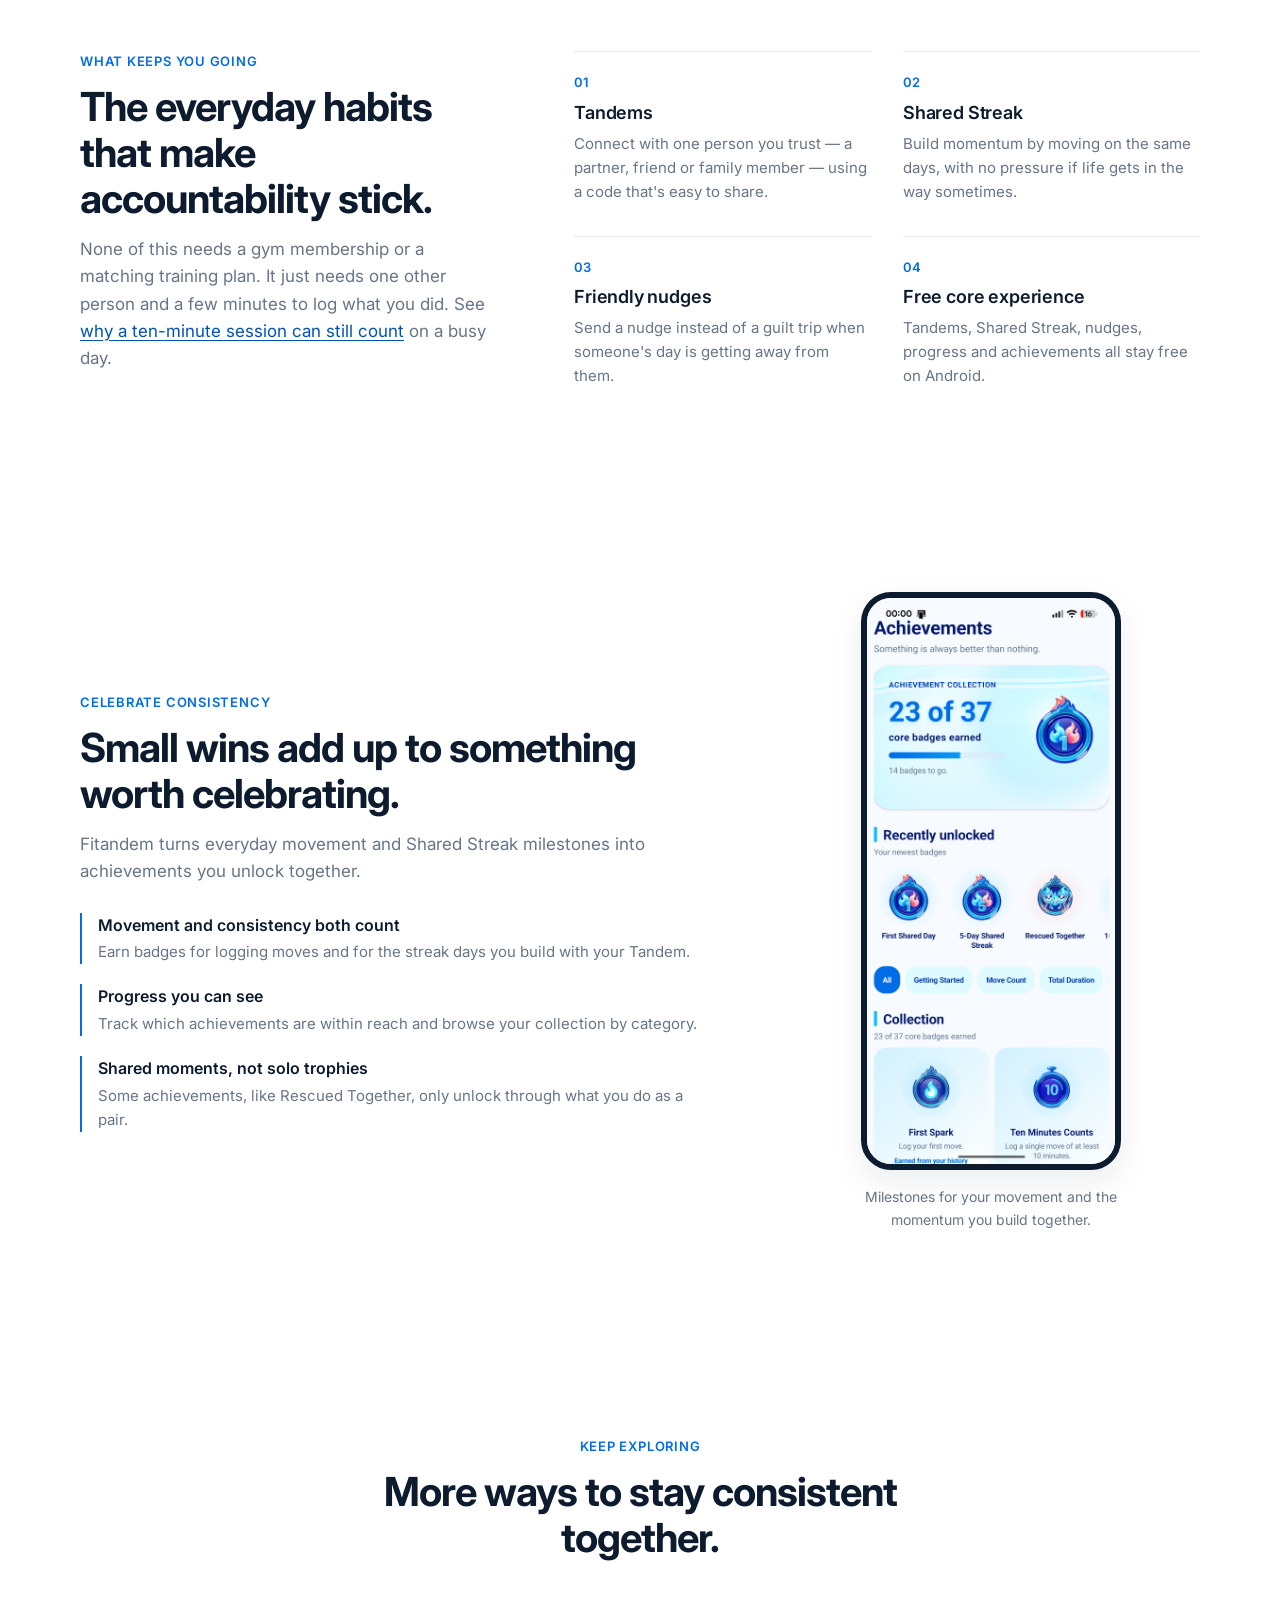
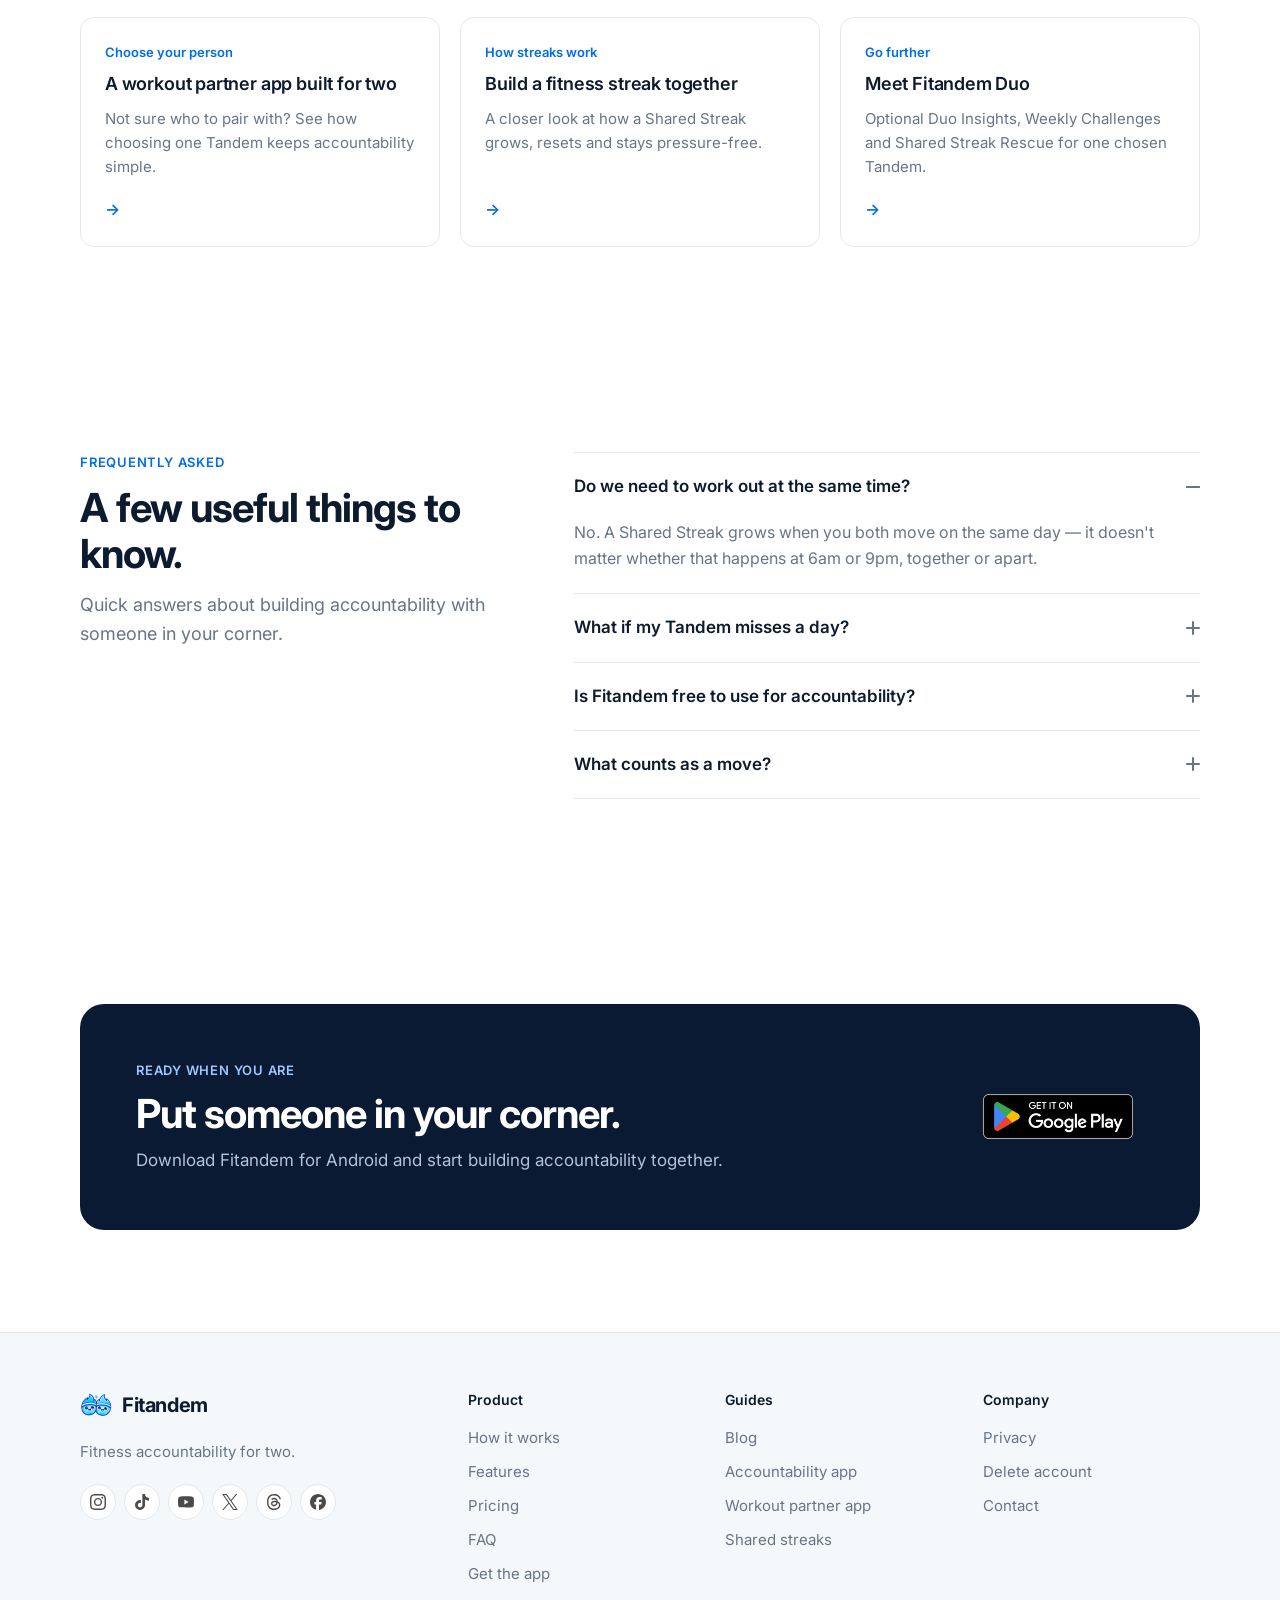
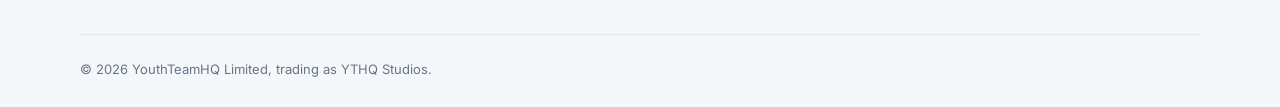
<file: fitness-accountability-app/index.html>
<!doctype html>
<html lang="en-GB">
<head>
  <meta charset="utf-8">
  <meta name="viewport" content="width=device-width, initial-scale=1">
  <title>Fitness Accountability Made Easier With a Partner | Fitandem</title>
  <meta name="description" content="Struggling to stay consistent alone? Fitandem pairs you with one other person for shared streaks, friendly nudges and everyday movement — free on Android.">
  <meta name="application-name" content="Fitandem">
  <meta name="robots" content="index, follow, max-image-preview:large, max-snippet:-1, max-video-preview:-1">
  <meta name="theme-color" content="#006CE5">
  <meta property="og:title" content="Fitness Accountability Works Better Together | Fitandem">
  <meta property="og:description" content="Fitandem pairs you with one other person so accountability feels like support, not pressure. Shared streaks, friendly nudges and everyday movement — free on Android.">
  <meta property="og:type" content="website">
  <meta property="og:site_name" content="Fitandem">
  <meta property="og:locale" content="en_GB">
  <meta property="og:url" content="https://fitandem.com/fitness-accountability-app/">
  <meta property="og:image" content="https://fitandem.com/assets/brand/fitandem-feature-graphic.png">
  <meta property="og:image:width" content="1024">
  <meta property="og:image:height" content="500">
  <meta property="og:image:type" content="image/png">
  <meta property="og:image:alt" content="Fitandem: Stay Active Together">
  <meta name="twitter:card" content="summary_large_image">
  <meta name="twitter:title" content="Fitness Accountability, Built for Two | Fitandem">
  <meta name="twitter:description" content="Pair up, log movement, build a Shared Streak and send friendly nudges. The core accountability experience is free on Android.">
  <meta name="twitter:image" content="https://fitandem.com/assets/brand/fitandem-feature-graphic.png">
  <meta name="twitter:image:alt" content="Fitandem: Stay Active Together">
  <meta name="twitter:site" content="@fitandemapp">
  <link rel="canonical" href="https://fitandem.com/fitness-accountability-app/">
  <link rel="icon" type="image/png" href="../assets/brand/fitandem-logo-web.png">
  <link rel="apple-touch-icon" href="../assets/brand/fitandem-logo-web.png">
  <link rel="manifest" href="../site.webmanifest">
  <link rel="preconnect" href="https://fonts.googleapis.com">
  <link rel="preconnect" href="https://fonts.gstatic.com" crossorigin>
  <link href="https://fonts.googleapis.com/css2?family=Inter:wght@400;500;600;700&display=swap" rel="stylesheet">
  <link rel="stylesheet" href="../styles.css?v=20261004-1">
  <script defer src="../main.js?v=20260922-1"></script>
  <script type="application/ld+json">
  {
    "@context": "https://schema.org",
    "@graph": [
      {
        "@type": "WebPage",
        "@id": "https://fitandem.com/fitness-accountability-app/#webpage",
        "url": "https://fitandem.com/fitness-accountability-app/",
        "name": "Fitness Accountability Made Easier With a Partner | Fitandem",
        "description": "Struggling to stay consistent alone? Fitandem pairs you with one other person for shared streaks, friendly nudges and everyday movement — free on Android.",
        "inLanguage": "en-GB",
        "dateModified": "2026-10-04",
        "isPartOf": {"@id": "https://fitandem.com/#website"}
      },
      {
        "@type": "BreadcrumbList",
        "itemListElement": [
          {"@type": "ListItem", "position": 1, "name": "Home", "item": "https://fitandem.com/"},
          {"@type": "ListItem", "position": 2, "name": "Fitness Accountability App", "item": "https://fitandem.com/fitness-accountability-app/"}
        ]
      },
      {
        "@type": "FAQPage",
        "mainEntity": [
          {
            "@type": "Question",
            "name": "Do we need to work out at the same time?",
            "acceptedAnswer": {"@type": "Answer", "text": "No. A Shared Streak grows when you both move on the same day — it doesn't matter whether that happens at 6am or 9pm, together or apart."}
          },
          {
            "@type": "Question",
            "name": "What if my Tandem misses a day?",
            "acceptedAnswer": {"@type": "Answer", "text": "The Shared Streak simply resets rather than penalising anyone. If you want extra protection, Fitandem Duo includes Shared Streak Rescue, available again seven days after use."}
          },
          {
            "@type": "Question",
            "name": "Is Fitandem free to use for accountability?",
            "acceptedAnswer": {"@type": "Answer", "text": "Yes. Tandems, Shared Streak, friendly nudges, progress tracking and achievements are all part of the free core experience on Android."}
          },
          {
            "@type": "Question",
            "name": "What counts as a move?",
            "acceptedAnswer": {"@type": "Answer", "text": "Any movement you choose to log — arms, legs, cardio, core, full body or mobility — with the duration and effort that fit your day."}
          }
        ]
      }
    ]
  }
  </script>
</head>
<body class="legal-page landing-page">
  <a class="skip-link" href="#main-content">Skip to content</a>
  <header class="site-header"><div class="header-inner">
    <a class="brand" href="/" aria-label="Fitandem home"><img class="brand-logo" src="../assets/brand/fitandem-logo-web.png" alt="" width="256" height="256"><span>Fitandem</span></a>
    <nav class="site-nav" id="site-nav" aria-label="Main navigation"><a href="/#how-it-works">How it works</a><a href="/#features">Features</a><a href="/#duo">Pricing</a><a href="/#faq">FAQ</a><a href="/blog/">Blog</a><a class="nav-install" href="https://fitandem.com/android">Get the app</a></nav>
    <button class="menu-toggle" type="button" aria-expanded="false" aria-controls="site-nav" aria-label="Open navigation"><span></span><span></span><span></span></button>
  </div></header>

  <main id="main-content">
    <section class="legal-hero">
      <div class="legal-shell">
        <nav class="breadcrumbs" aria-label="Breadcrumb"><a href="/">Home</a><span aria-hidden="true">/</span><span aria-current="page">Fitness Accountability App</span></nav>
        <p class="eyebrow">Fitness accountability for two</p>
        <h1>Motivation fades. Support helps you keep going.</h1>
        <p class="legal-lead">It's easy to skip a day when no one notices. Fitandem connects you with a friend: see each other's moves, send a nudge and build a Shared Streak. Free on Android.</p>
        <div class="hero-actions">
          <a class="play-badge" href="https://fitandem.com/android" aria-label="Get Fitandem on Google Play"><img src="../assets/badges/get-it-on-google-play.png" alt="Get it on Google Play" width="564" height="168"></a>
          <a class="button button-secondary" href="#how-accountability-works">See how it works <span aria-hidden="true">↓</span></a>
        </div>
      </div>
    </section>

    <section class="section screen-story" id="how-accountability-works" aria-labelledby="streak-title">
      <div class="section-shell">
        <ol class="story-list">
          <li class="story-card story-card-wide">
            <div class="story-copy"><span>Built around two people</span><h3 id="streak-title">Momentum you build together.</h3><p>A Shared Streak grows whenever both of you move on the same day. There's no leaderboard and nobody loses — just a simple, visible sign that you're both showing up for each other.</p></div>
            <figure class="screen-frame"><img src="../assets/screenshots/app-home-streak.webp" alt="Fitandem home screen showing a three-day Shared Streak with both people marked as moved today" width="900" height="2000" loading="lazy" decoding="async"></figure>
          </li>
        </ol>
      </div>
    </section>

    <section class="section section-shell accountability" aria-labelledby="habits-title">
      <div class="accountability-intro"><span class="kicker">What keeps you going</span><h2 id="habits-title">The everyday habits that make accountability stick.</h2><p>None of this needs a gym membership or a matching training plan. It just needs one other person and a few minutes to log what you did. See <a href="/blog/why-10-minutes-of-movement-still-counts/">why a ten-minute session can still count</a> on a busy day.</p></div>
      <div class="feature-list">
        <article><span aria-hidden="true">01</span><h3>Tandems</h3><p>Connect with one person you trust — a partner, friend or family member — using a code that's easy to share.</p></article>
        <article><span aria-hidden="true">02</span><h3>Shared Streak</h3><p>Build momentum by moving on the same days, with no pressure if life gets in the way sometimes.</p></article>
        <article><span aria-hidden="true">03</span><h3>Friendly nudges</h3><p>Send a nudge instead of a guilt trip when someone's day is getting away from them.</p></article>
        <article><span aria-hidden="true">04</span><h3>Free core experience</h3><p>Tandems, Shared Streak, nudges, progress and achievements all stay free on Android.</p></article>
      </div>
    </section>

    <section class="section section-shell achievements-section" aria-labelledby="celebrate-title">
      <div class="achievement-layout">
        <div class="achievement-copy"><span class="kicker">Celebrate consistency</span><h2 id="celebrate-title">Small wins add up to something worth celebrating.</h2><p>Fitandem turns everyday movement and Shared Streak milestones into achievements you unlock together.</p>
          <ul class="achievement-points">
            <li><strong>Movement and consistency both count</strong><span>Earn badges for logging moves and for the streak days you build with your Tandem.</span></li>
            <li><strong>Progress you can see</strong><span>Track which achievements are within reach and browse your collection by category.</span></li>
            <li><strong>Shared moments, not solo trophies</strong><span>Some achievements, like Rescued Together, only unlock through what you do as a pair.</span></li>
          </ul>
        </div>
        <figure class="achievement-screen">
          <div class="screen-frame"><img src="../assets/screenshots/achievements-collection.webp" alt="Fitandem Achievements screen showing collection progress and recently unlocked badges including First Shared Day and Rescued Together" width="1080" height="2400" loading="lazy" decoding="async"></div>
          <figcaption>Milestones for your movement and the momentum you build together.</figcaption>
        </figure>
      </div>
    </section>

    <section class="section section-shell related-guides" aria-labelledby="related-title">
      <div class="section-heading centred"><span class="kicker">Keep exploring</span><h2 id="related-title">More ways to stay consistent together.</h2></div>
      <div class="guide-grid">
        <a class="guide-card" href="/workout-partner-app/"><span class="guide-kicker">Choose your person</span><h3>A workout partner app built for two</h3><p>Not sure who to pair with? See how choosing one Tandem keeps accountability simple.</p><b aria-hidden="true">→</b></a>
        <a class="guide-card" href="/shared-fitness-streaks/"><span class="guide-kicker">How streaks work</span><h3>Build a fitness streak together</h3><p>A closer look at how a Shared Streak grows, resets and stays pressure-free.</p><b aria-hidden="true">→</b></a>
        <a class="guide-card" href="/#duo"><span class="guide-kicker">Go further</span><h3>Meet Fitandem Duo</h3><p>Optional Duo Insights, Weekly Challenges and Shared Streak Rescue for one chosen Tandem.</p><b aria-hidden="true">→</b></a>
      </div>
    </section>

    <section class="section section-shell faq-section" id="faq" aria-labelledby="faq-title">
      <div class="section-heading centred"><span class="kicker">Frequently asked</span><h2 id="faq-title">A few useful things to know.</h2><p>Quick answers about building accountability with someone in your corner.</p></div>
      <div class="faq-grid">
        <details open><summary>Do we need to work out at the same time?<span aria-hidden="true"></span></summary><p>No. A Shared Streak grows when you both move on the same day — it doesn't matter whether that happens at 6am or 9pm, together or apart.</p></details>
        <details><summary>What if my Tandem misses a day?<span aria-hidden="true"></span></summary><p>The Shared Streak simply resets rather than penalising anyone. If you want extra protection, Fitandem Duo includes Shared Streak Rescue, available again seven days after use.</p></details>
        <details><summary>Is Fitandem free to use for accountability?<span aria-hidden="true"></span></summary><p>Yes. Tandems, Shared Streak, friendly nudges, progress tracking and achievements are all part of the free core experience on Android.</p></details>
        <details><summary>What counts as a move?<span aria-hidden="true"></span></summary><p>Any movement you choose to log — arms, legs, cardio, core, full body or mobility — with the duration and effort that fit your day.</p></details>
      </div>
    </section>

    <section class="section install-section" aria-labelledby="install-title">
      <div class="section-shell install-band">
        <div><span class="kicker kicker-light">Ready when you are</span><h2 id="install-title">Put someone in your corner.</h2><p>Download Fitandem for Android and start building accountability together.</p></div>
        <a class="play-badge play-badge-lower" href="https://fitandem.com/android" aria-label="Get Fitandem on Google Play"><img src="../assets/badges/get-it-on-google-play.png" alt="Get it on Google Play" width="564" height="168" loading="lazy" decoding="async"></a>
      </div>
    </section>
  </main>

  <footer class="site-footer">
    <div class="section-shell footer-grid">
      <div class="footer-intro">
        <a class="brand footer-brand" href="/"><img class="brand-logo" src="../assets/brand/fitandem-logo-web.png" alt="" width="256" height="256"><span>Fitandem</span></a>
        <p>Fitness accountability for two.</p>
        <div class="footer-socials" aria-label="Fitandem on social media">
          <a href="https://www.instagram.com/fitandemapp/" target="_blank" rel="noopener noreferrer" aria-label="Instagram (opens in a new tab)"><img src="../assets/social/instagram.svg" alt=""></a><a href="https://www.tiktok.com/@fitandemapp" target="_blank" rel="noopener noreferrer" aria-label="TikTok (opens in a new tab)"><img src="../assets/social/tiktok.svg" alt=""></a><a href="https://www.youtube.com/@fitandemapp" target="_blank" rel="noopener noreferrer" aria-label="YouTube (opens in a new tab)"><img src="../assets/social/youtube.svg" alt=""></a><a href="https://x.com/fitandemapp" target="_blank" rel="noopener noreferrer" aria-label="X (opens in a new tab)"><img src="../assets/social/x.svg" alt=""></a><a href="https://www.threads.com/@fitandemapp" target="_blank" rel="noopener noreferrer" aria-label="Threads (opens in a new tab)"><img src="../assets/social/threads.svg" alt=""></a><a href="https://www.facebook.com/profile.php?id=61593506592853" target="_blank" rel="noopener noreferrer" aria-label="Facebook (opens in a new tab)"><img src="../assets/social/facebook.svg" alt=""></a>
        </div>
      </div>
      <nav class="footer-nav" aria-label="Product"><strong>Product</strong><a href="/#how-it-works">How it works</a><a href="/#features">Features</a><a href="/#duo">Pricing</a><a href="/#faq">FAQ</a><a href="https://fitandem.com/android">Get the app</a></nav>
      <nav class="footer-nav" aria-label="Guides"><strong>Guides</strong><a href="/blog/">Blog</a><a href="/fitness-accountability-app/">Accountability app</a><a href="/workout-partner-app/">Workout partner app</a><a href="/shared-fitness-streaks/">Shared streaks</a></nav>
      <nav class="footer-nav" aria-label="Company"><strong>Company</strong><a href="/privacy/">Privacy</a><a href="/delete-account/">Delete account</a><a href="mailto:support@fitandem.com">Contact</a></nav>
    </div>
    <div class="section-shell footer-bottom"><span>© 2026 YouthTeamHQ Limited, trading as YTHQ Studios.</span></div>
  </footer>
</body>
</html>
</file>
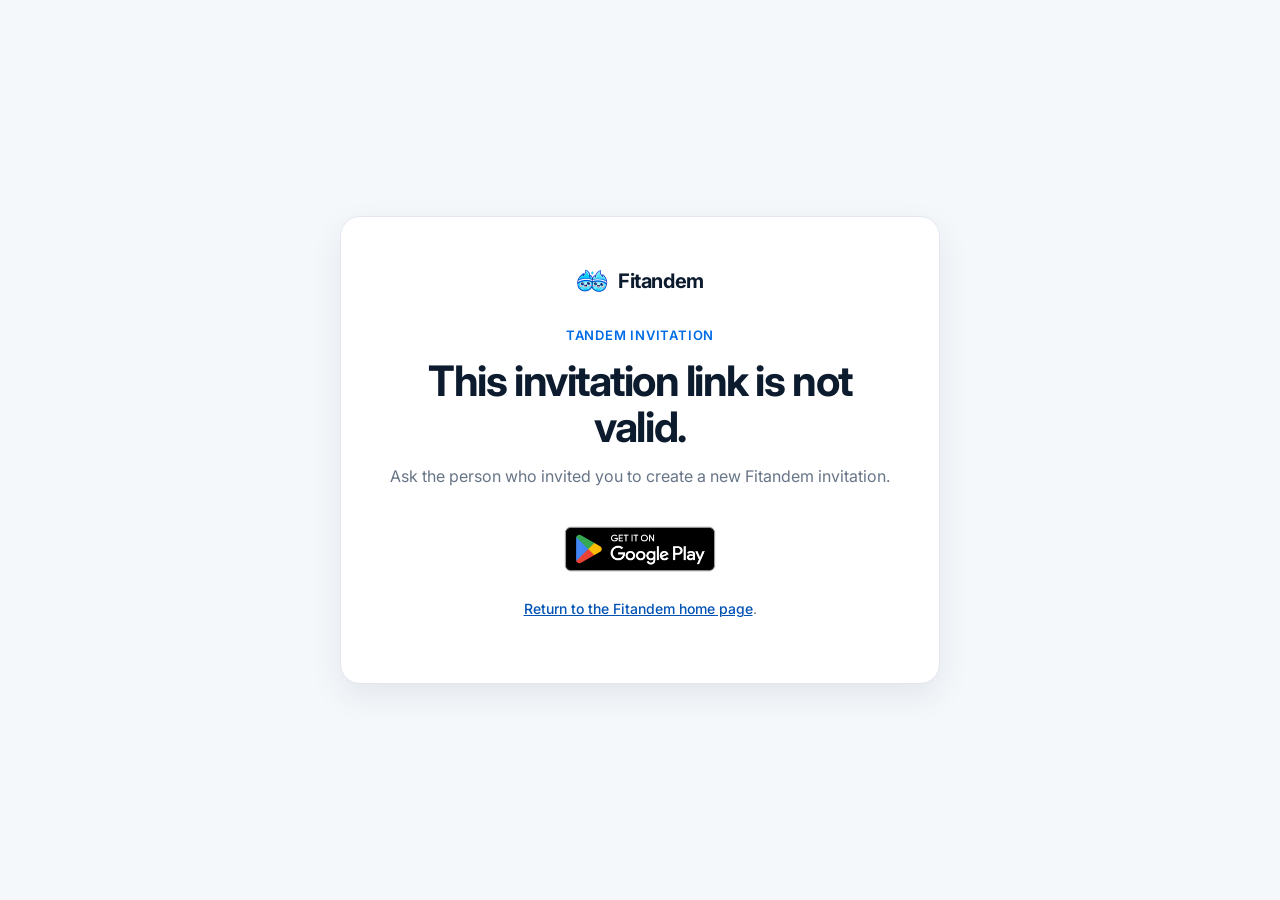
<file: invite/index.html>
<!doctype html>
<html lang="en-GB">
<head>
  <meta charset="utf-8">
  <meta name="viewport" content="width=device-width, initial-scale=1">
  <title>Join a Tandem | Fitandem</title>
  <meta name="description" content="Open a private Fitandem invitation and start staying active together.">
  <meta name="robots" content="noindex, follow">
  <meta name="theme-color" content="#006CE5">
  <link rel="icon" type="image/png" href="/assets/brand/fitandem-logo-web.png">
  <link rel="preconnect" href="https://fonts.googleapis.com">
  <link rel="preconnect" href="https://fonts.gstatic.com" crossorigin>
  <link href="https://fonts.googleapis.com/css2?family=Inter:wght@400;500;600;700&amp;display=swap" rel="stylesheet">
  <link rel="stylesheet" href="/styles.css?v=20260930-2">
  <script src="/invite.js" defer></script>
</head>
<body class="invite-page">
  <main class="invite-shell" data-invite-page>
    <section class="invite-card" aria-labelledby="invite-title">
      <a class="brand" href="/" aria-label="Fitandem home"><img class="brand-logo" src="/assets/brand/fitandem-logo-web.png" alt="" width="256" height="256"><span>Fitandem</span></a>

      <p class="kicker">Tandem invitation</p>
      <h1 id="invite-title">You’ve been invited to join a Tandem.</h1>
      <p id="invite-message">Install or open Fitandem to review the invitation. You will always confirm before joining.</p>
      <a class="play-badge invite-play-badge" id="invite-play-link" href="https://play.google.com/store/apps/details?id=uk.co.dkhiggins.fitandem" aria-label="Get Fitandem on Google Play"><img src="/assets/badges/get-it-on-google-play.png" alt="Get it on Google Play" width="564" height="168"></a>
      <p class="invite-fallback">Already installed? Open this same invitation link again after installation. If the badge does not work, <a id="invite-fallback-link" href="https://play.google.com/store/apps/details?id=uk.co.dkhiggins.fitandem">continue to Google Play</a>.</p>
      <p class="invite-privacy">The link contains an opaque invite token. It does not contain a name, email address or account identifier.</p>
      <noscript><p class="invite-error">JavaScript is needed to carry this invite into Google Play. You can install Fitandem now, then open the original invitation link again.</p></noscript>
    </section>
  </main>
</body>
</html>
</file>
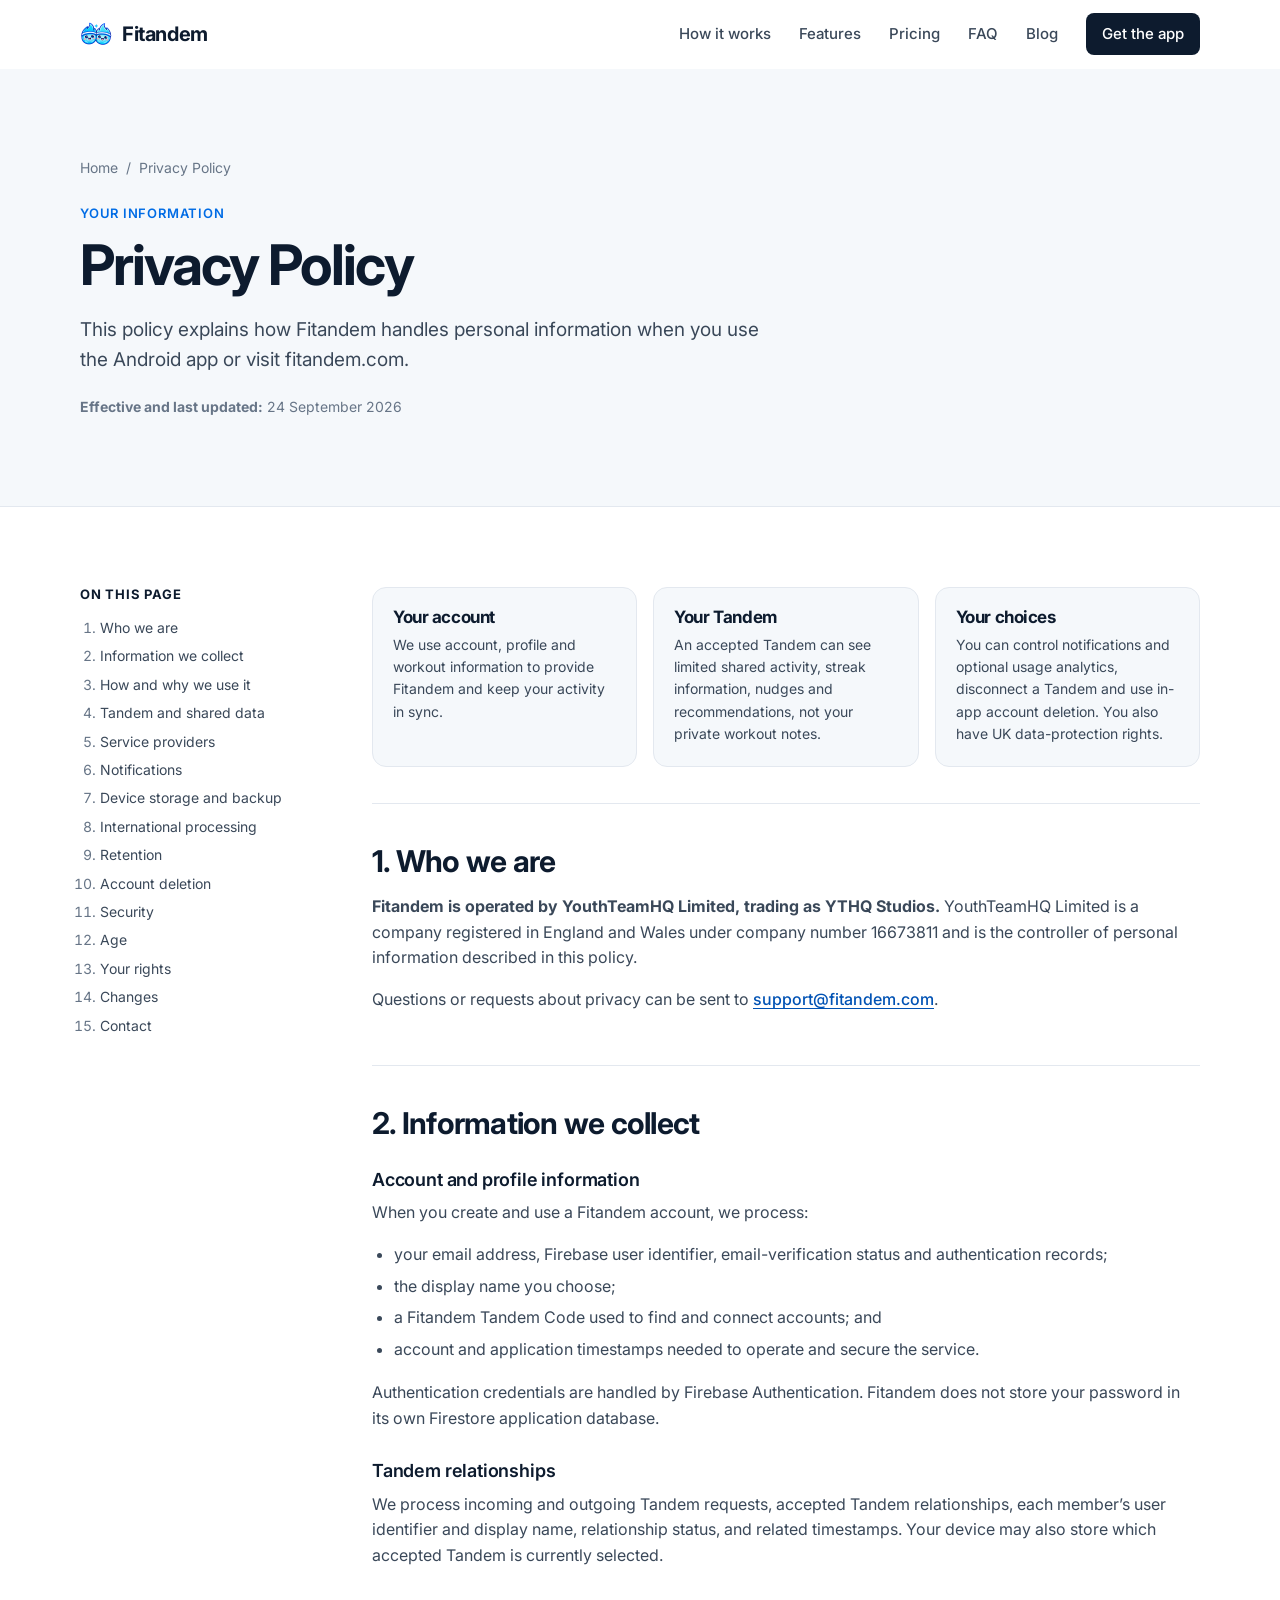
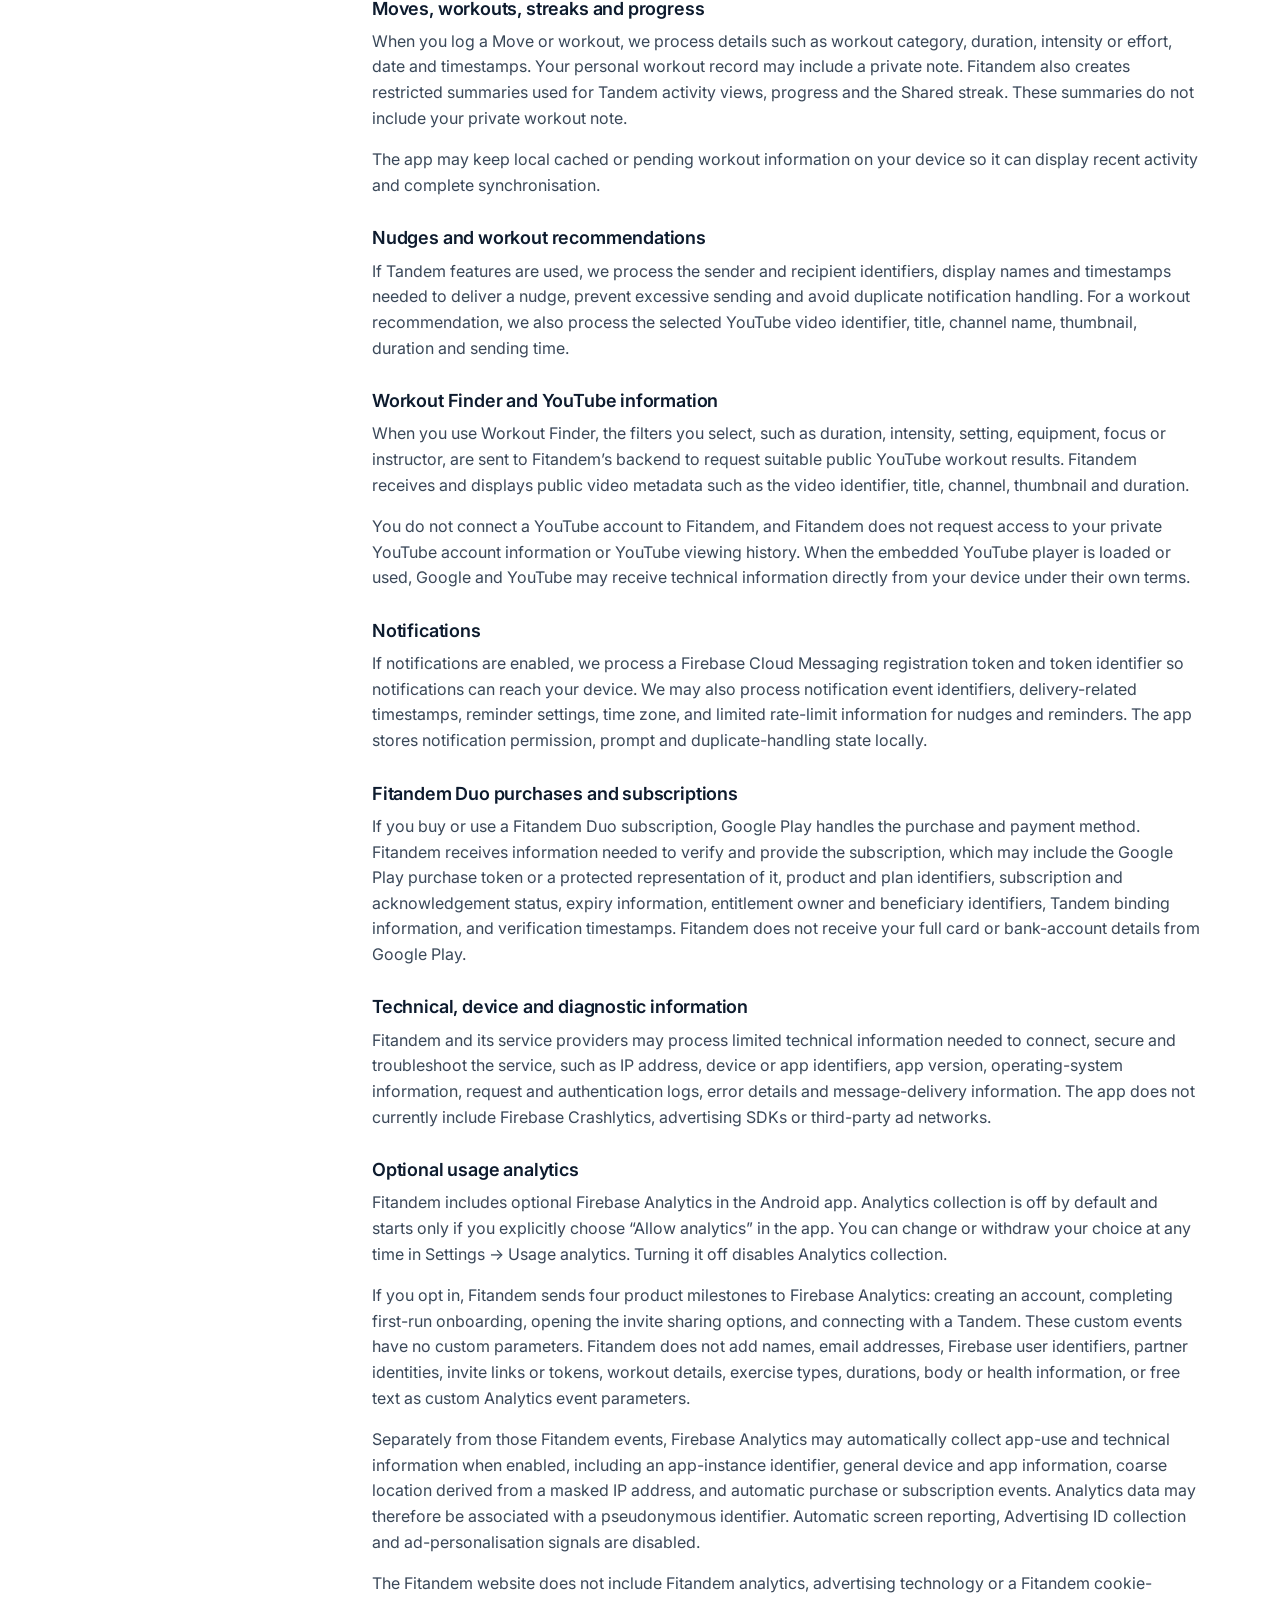
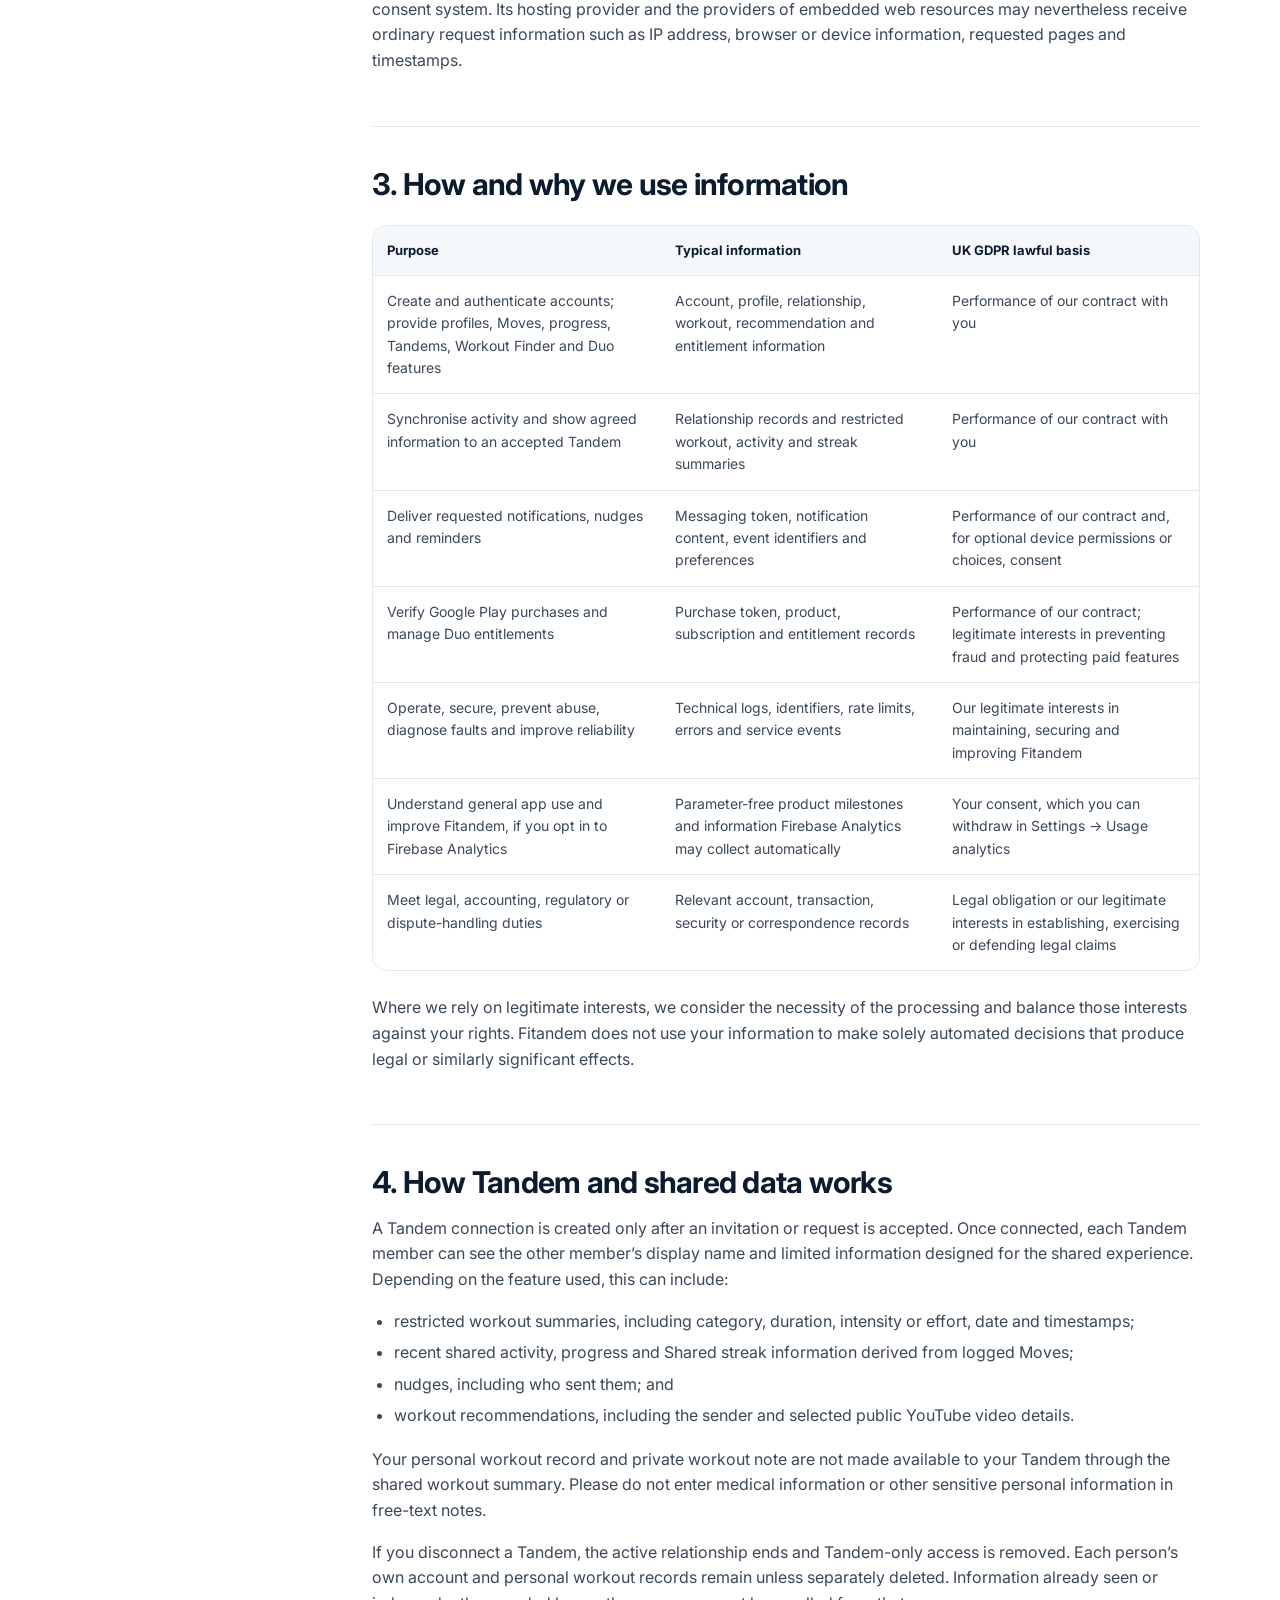
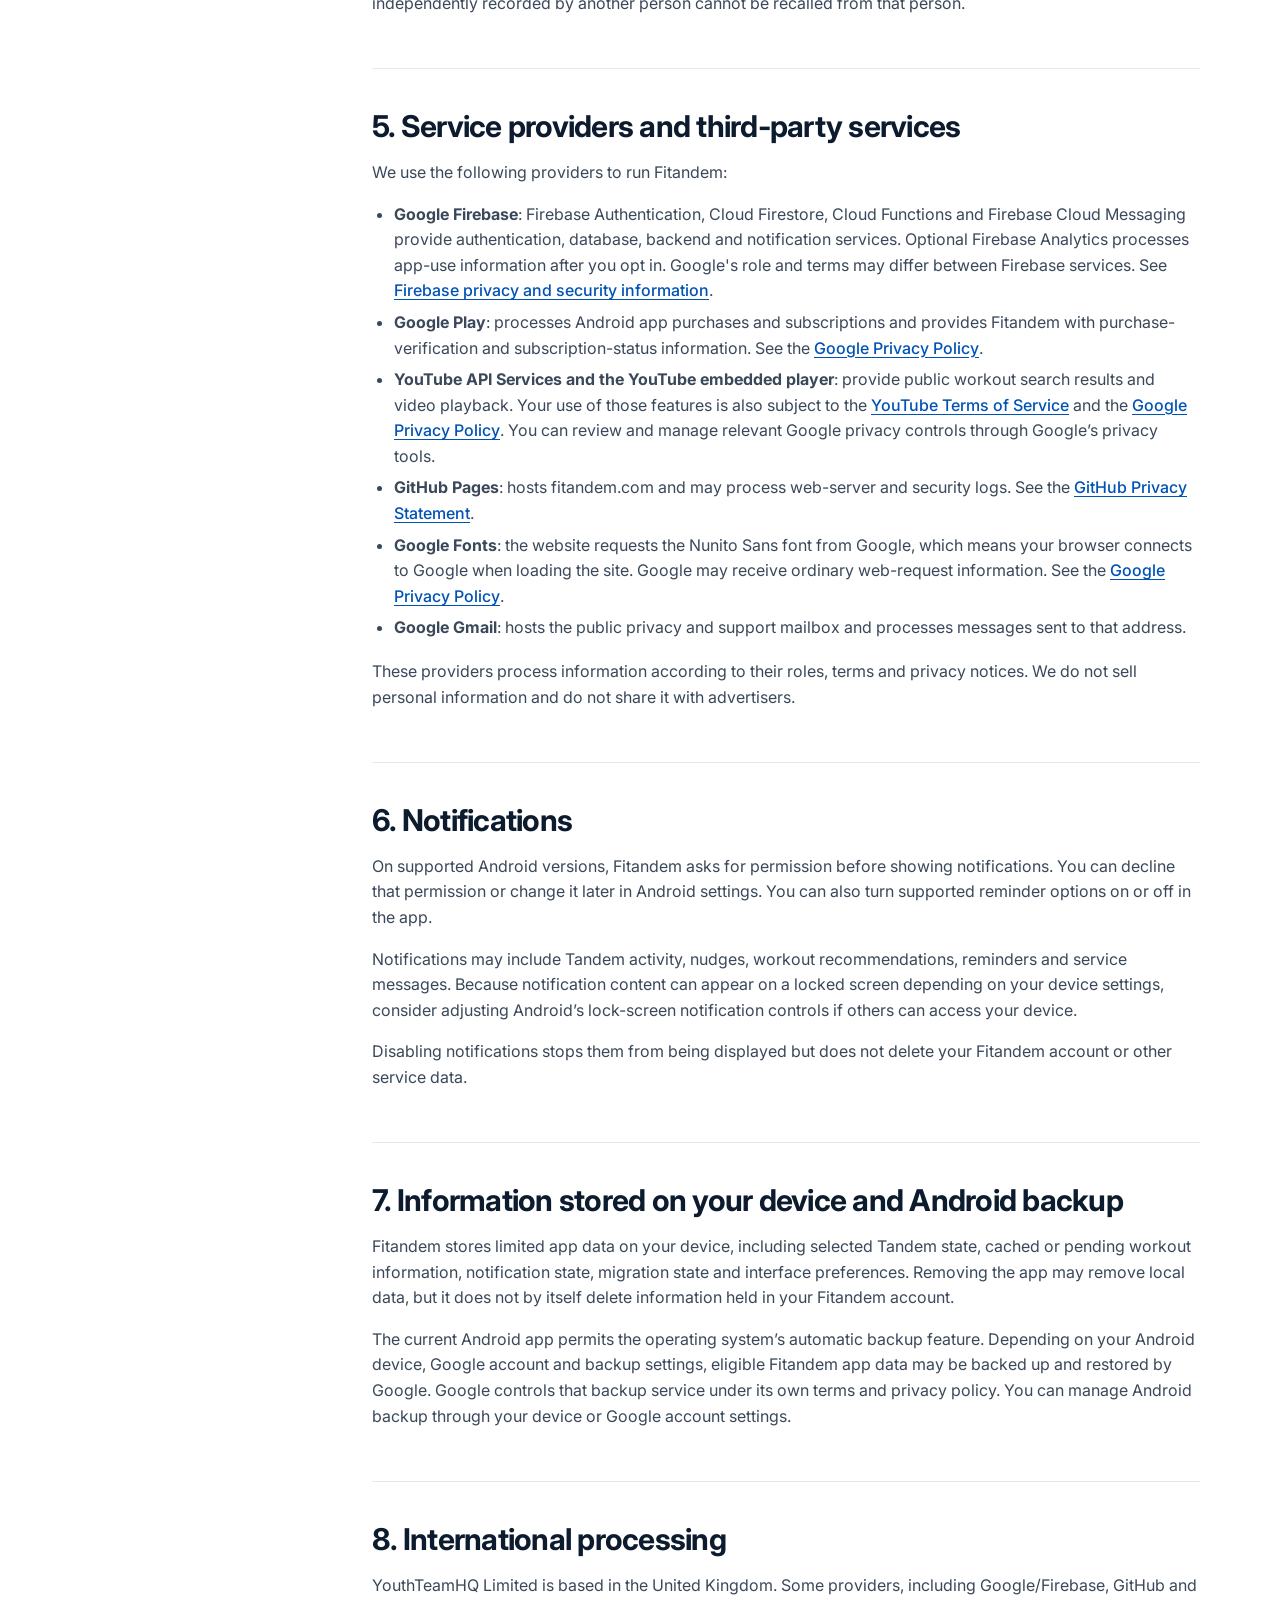
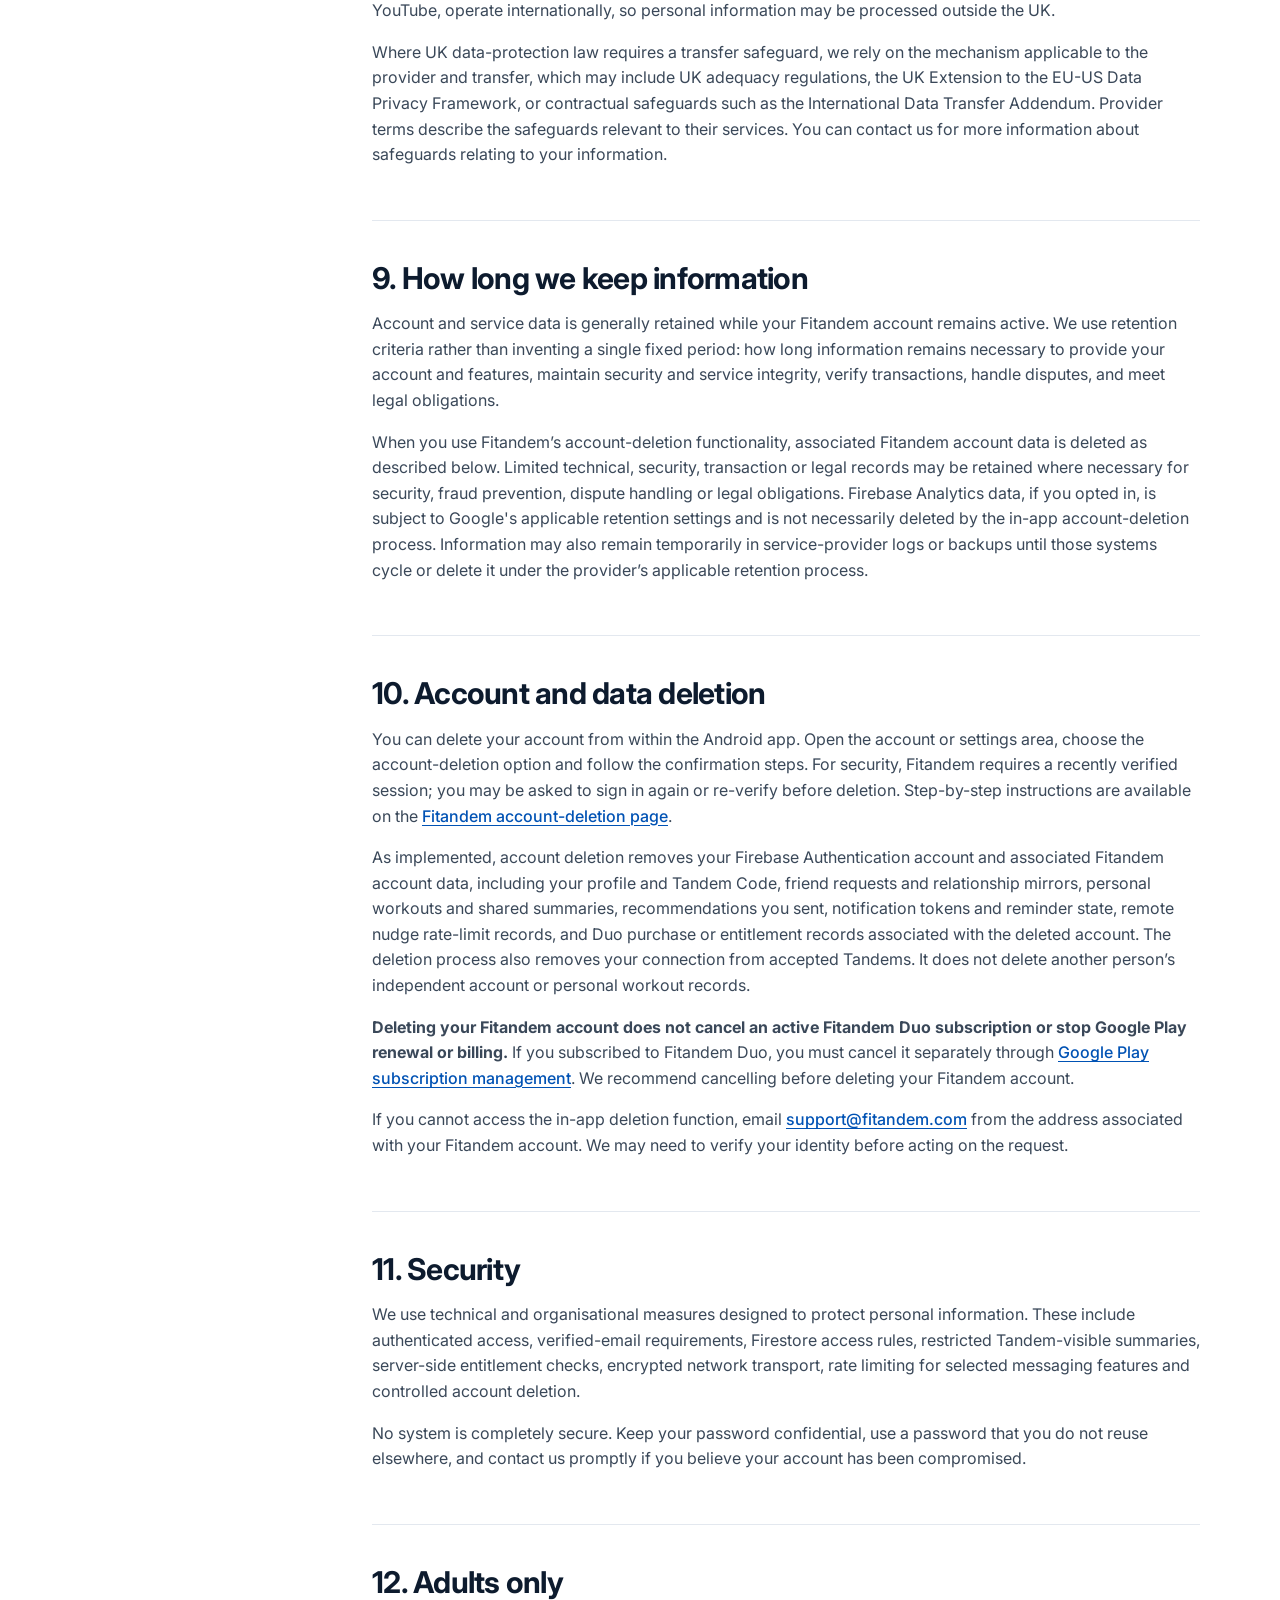
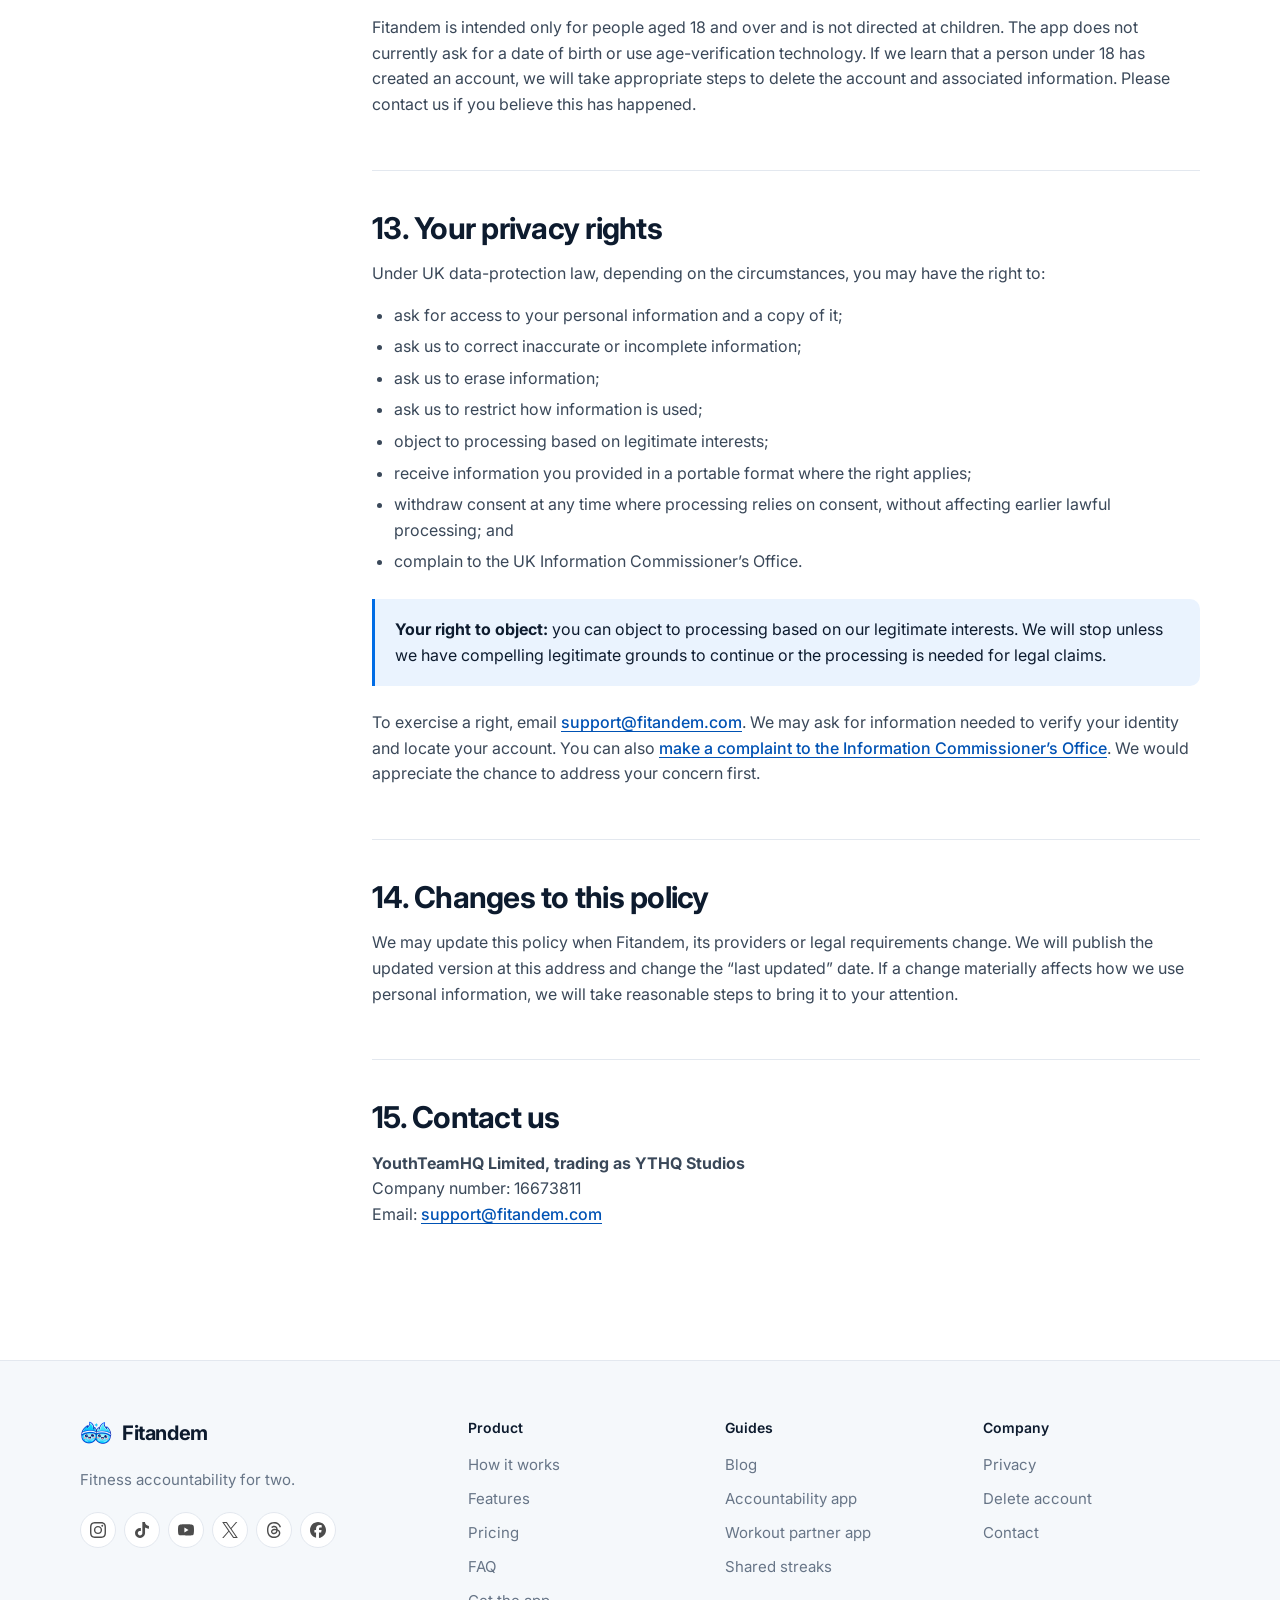
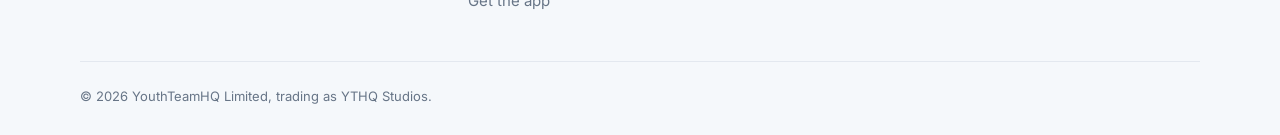
<file: privacy/index.html>
<!doctype html>
<html lang="en-GB">
<head>
  <meta charset="utf-8">
  <meta name="viewport" content="width=device-width, initial-scale=1">
  <title>Privacy Policy | Fitandem</title>
  <meta name="description" content="How Fitandem collects, uses, shares and protects personal information.">
  <meta name="robots" content="index, follow, max-image-preview:large, max-snippet:-1">
  <meta name="theme-color" content="#006CE5">
  <meta property="og:title" content="Privacy Policy | Fitandem">
  <meta property="og:description" content="How Fitandem collects, uses, shares and protects personal information.">
  <meta property="og:type" content="article">
  <meta property="og:site_name" content="Fitandem">
  <meta property="og:locale" content="en_GB">
  <meta property="og:url" content="https://fitandem.com/privacy/">
  <meta property="og:image" content="https://fitandem.com/assets/brand/fitandem-feature-graphic.png">
  <link rel="canonical" href="https://fitandem.com/privacy/">
  <link rel="icon" type="image/png" href="../assets/brand/fitandem-logo-web.png">
  <link rel="apple-touch-icon" href="../assets/brand/fitandem-logo-web.png">
  <link rel="manifest" href="../site.webmanifest">
  <link rel="preconnect" href="https://fonts.googleapis.com">
  <link rel="preconnect" href="https://fonts.gstatic.com" crossorigin>
  <link href="https://fonts.googleapis.com/css2?family=Inter:wght@400;500;600;700&display=swap" rel="stylesheet">
  <link rel="stylesheet" href="../styles.css?v=20260930-2">
  <script defer src="../main.js?v=20260922-1"></script>
  <script type="application/ld+json">
  {
    "@context": "https://schema.org",
    "@graph": [
      {
        "@type": "WebPage",
        "@id": "https://fitandem.com/privacy/#webpage",
        "url": "https://fitandem.com/privacy/",
        "name": "Privacy Policy | Fitandem",
        "description": "How Fitandem collects, uses, shares and protects personal information.",
        "inLanguage": "en-GB",
        "dateModified": "2026-09-24",
        "isPartOf": {"@id": "https://fitandem.com/#website"}
      },
      {
        "@type": "BreadcrumbList",
        "itemListElement": [
          {"@type": "ListItem", "position": 1, "name": "Home", "item": "https://fitandem.com/"},
          {"@type": "ListItem", "position": 2, "name": "Privacy Policy", "item": "https://fitandem.com/privacy/"}
        ]
      }
    ]
  }
  </script>
</head>
<body class="legal-page">
  <a class="skip-link" href="#privacy-content">Skip to content</a>
  <header class="site-header"><div class="header-inner">
    <a class="brand" href="/" aria-label="Fitandem home"><img class="brand-logo" src="../assets/brand/fitandem-logo-web.png" alt="" width="256" height="256"><span>Fitandem</span></a>
    <nav class="site-nav" id="site-nav" aria-label="Main navigation"><a href="/#how-it-works">How it works</a><a href="/#features">Features</a><a href="/#duo">Pricing</a><a href="/#faq">FAQ</a><a href="/blog/">Blog</a><a class="nav-install" href="https://fitandem.com/android">Get the app</a></nav>
    <button class="menu-toggle" type="button" aria-expanded="false" aria-controls="site-nav" aria-label="Open navigation"><span></span><span></span><span></span></button>
  </div></header>
  <main id="privacy-content">
    <section class="legal-hero">
      <div class="legal-shell">
        <nav class="breadcrumbs" aria-label="Breadcrumb"><a href="/">Home</a><span aria-hidden="true">/</span><span aria-current="page">Privacy Policy</span></nav>
        <p class="eyebrow">Your information</p>
        <h1>Privacy Policy</h1>
        <p class="legal-lead">This policy explains how Fitandem handles personal information when you use the Android app or visit fitandem.com.</p>
        <p class="legal-date"><strong>Effective and last updated:</strong> 24 September 2026</p>
      </div>
    </section>
    <div class="legal-shell legal-layout">
      <aside class="legal-toc" aria-label="On this page">
        <h2>On this page</h2>
        <ol>
          <li><a href="#who-we-are">Who we are</a></li><li><a href="#information">Information we collect</a></li>
          <li><a href="#purposes">How and why we use it</a></li><li><a href="#tandems">Tandem and shared data</a></li>
          <li><a href="#services">Service providers</a></li><li><a href="#notifications">Notifications</a></li>
          <li><a href="#device-backup">Device storage and backup</a></li><li><a href="#international">International processing</a></li>
          <li><a href="#retention">Retention</a></li><li><a href="#deletion">Account deletion</a></li>
          <li><a href="#security">Security</a></li><li><a href="#age">Age</a></li>
          <li><a href="#rights">Your rights</a></li><li><a href="#changes">Changes</a></li><li><a href="#contact">Contact</a></li>
        </ol>
      </aside>
      <article class="legal-content">
        <section class="legal-summary" aria-label="Privacy summary">
          <div><h2>Your account</h2><p>We use account, profile and workout information to provide Fitandem and keep your activity in sync.</p></div>
          <div><h2>Your Tandem</h2><p>An accepted Tandem can see limited shared activity, streak information, nudges and recommendations, not your private workout notes.</p></div>
          <div><h2>Your choices</h2><p>You can control notifications and optional usage analytics, disconnect a Tandem and use in-app account deletion. You also have UK data-protection rights.</p></div>
        </section>
        <section id="who-we-are">
          <h2>1. Who we are</h2>
          <p><strong>Fitandem is operated by YouthTeamHQ Limited, trading as YTHQ Studios.</strong> YouthTeamHQ Limited is a company registered in England and Wales under company number 16673811 and is the controller of personal information described in this policy.</p>
          <p>Questions or requests about privacy can be sent to <a href="mailto:support@fitandem.com">support@fitandem.com</a>.</p>
        </section>
        <section id="information">
          <h2>2. Information we collect</h2>
          <h3>Account and profile information</h3>
          <p>When you create and use a Fitandem account, we process:</p>
          <ul><li>your email address, Firebase user identifier, email-verification status and authentication records;</li><li>the display name you choose;</li><li>a Fitandem Tandem Code used to find and connect accounts; and</li><li>account and application timestamps needed to operate and secure the service.</li></ul>
          <p>Authentication credentials are handled by Firebase Authentication. Fitandem does not store your password in its own Firestore application database.</p>
          <h3>Tandem relationships</h3>
          <p>We process incoming and outgoing Tandem requests, accepted Tandem relationships, each member’s user identifier and display name, relationship status, and related timestamps. Your device may also store which accepted Tandem is currently selected.</p>
          <h3>Moves, workouts, streaks and progress</h3>
          <p>When you log a Move or workout, we process details such as workout category, duration, intensity or effort, date and timestamps. Your personal workout record may include a private note. Fitandem also creates restricted summaries used for Tandem activity views, progress and the Shared streak. These summaries do not include your private workout note.</p>
          <p>The app may keep local cached or pending workout information on your device so it can display recent activity and complete synchronisation.</p>
          <h3>Nudges and workout recommendations</h3>
          <p>If Tandem features are used, we process the sender and recipient identifiers, display names and timestamps needed to deliver a nudge, prevent excessive sending and avoid duplicate notification handling. For a workout recommendation, we also process the selected YouTube video identifier, title, channel name, thumbnail, duration and sending time.</p>
          <h3>Workout Finder and YouTube information</h3>
          <p>When you use Workout Finder, the filters you select, such as duration, intensity, setting, equipment, focus or instructor, are sent to Fitandem’s backend to request suitable public YouTube workout results. Fitandem receives and displays public video metadata such as the video identifier, title, channel, thumbnail and duration.</p>
          <p>You do not connect a YouTube account to Fitandem, and Fitandem does not request access to your private YouTube account information or YouTube viewing history. When the embedded YouTube player is loaded or used, Google and YouTube may receive technical information directly from your device under their own terms.</p>
          <h3>Notifications</h3>
          <p>If notifications are enabled, we process a Firebase Cloud Messaging registration token and token identifier so notifications can reach your device. We may also process notification event identifiers, delivery-related timestamps, reminder settings, time zone, and limited rate-limit information for nudges and reminders. The app stores notification permission, prompt and duplicate-handling state locally.</p>
          <h3>Fitandem Duo purchases and subscriptions</h3>
          <p>If you buy or use a Fitandem Duo subscription, Google Play handles the purchase and payment method. Fitandem receives information needed to verify and provide the subscription, which may include the Google Play purchase token or a protected representation of it, product and plan identifiers, subscription and acknowledgement status, expiry information, entitlement owner and beneficiary identifiers, Tandem binding information, and verification timestamps. Fitandem does not receive your full card or bank-account details from Google Play.</p>
          <h3>Technical, device and diagnostic information</h3>
          <p>Fitandem and its service providers may process limited technical information needed to connect, secure and troubleshoot the service, such as IP address, device or app identifiers, app version, operating-system information, request and authentication logs, error details and message-delivery information. The app does not currently include Firebase Crashlytics, advertising SDKs or third-party ad networks.</p>
          <h3>Optional usage analytics</h3>
          <p>Fitandem includes optional Firebase Analytics in the Android app. Analytics collection is off by default and starts only if you explicitly choose “Allow analytics” in the app. You can change or withdraw your choice at any time in Settings → Usage analytics. Turning it off disables Analytics collection.</p>
          <p>If you opt in, Fitandem sends four product milestones to Firebase Analytics: creating an account, completing first-run onboarding, opening the invite sharing options, and connecting with a Tandem. These custom events have no custom parameters. Fitandem does not add names, email addresses, Firebase user identifiers, partner identities, invite links or tokens, workout details, exercise types, durations, body or health information, or free text as custom Analytics event parameters.</p>
          <p>Separately from those Fitandem events, Firebase Analytics may automatically collect app-use and technical information when enabled, including an app-instance identifier, general device and app information, coarse location derived from a masked IP address, and automatic purchase or subscription events. Analytics data may therefore be associated with a pseudonymous identifier. Automatic screen reporting, Advertising ID collection and ad-personalisation signals are disabled.</p>
          <p>The Fitandem website does not include Fitandem analytics, advertising technology or a Fitandem cookie-consent system. Its hosting provider and the providers of embedded web resources may nevertheless receive ordinary request information such as IP address, browser or device information, requested pages and timestamps.</p>
        </section>
        <section id="purposes">
          <h2>3. How and why we use information</h2>
          <div class="legal-table-wrap"><table><thead><tr><th scope="col">Purpose</th><th scope="col">Typical information</th><th scope="col">UK GDPR lawful basis</th></tr></thead><tbody>
            <tr><td>Create and authenticate accounts; provide profiles, Moves, progress, Tandems, Workout Finder and Duo features</td><td>Account, profile, relationship, workout, recommendation and entitlement information</td><td>Performance of our contract with you</td></tr>
            <tr><td>Synchronise activity and show agreed information to an accepted Tandem</td><td>Relationship records and restricted workout, activity and streak summaries</td><td>Performance of our contract with you</td></tr>
            <tr><td>Deliver requested notifications, nudges and reminders</td><td>Messaging token, notification content, event identifiers and preferences</td><td>Performance of our contract and, for optional device permissions or choices, consent</td></tr>
            <tr><td>Verify Google Play purchases and manage Duo entitlements</td><td>Purchase token, product, subscription and entitlement records</td><td>Performance of our contract; legitimate interests in preventing fraud and protecting paid features</td></tr>
            <tr><td>Operate, secure, prevent abuse, diagnose faults and improve reliability</td><td>Technical logs, identifiers, rate limits, errors and service events</td><td>Our legitimate interests in maintaining, securing and improving Fitandem</td></tr>
            <tr><td>Understand general app use and improve Fitandem, if you opt in to Firebase Analytics</td><td>Parameter-free product milestones and information Firebase Analytics may collect automatically</td><td>Your consent, which you can withdraw in Settings → Usage analytics</td></tr>
            <tr><td>Meet legal, accounting, regulatory or dispute-handling duties</td><td>Relevant account, transaction, security or correspondence records</td><td>Legal obligation or our legitimate interests in establishing, exercising or defending legal claims</td></tr>
          </tbody></table></div>
          <p>Where we rely on legitimate interests, we consider the necessity of the processing and balance those interests against your rights. Fitandem does not use your information to make solely automated decisions that produce legal or similarly significant effects.</p>
        </section>
        <section id="tandems">
          <h2>4. How Tandem and shared data works</h2>
          <p>A Tandem connection is created only after an invitation or request is accepted. Once connected, each Tandem member can see the other member’s display name and limited information designed for the shared experience. Depending on the feature used, this can include:</p>
          <ul><li>restricted workout summaries, including category, duration, intensity or effort, date and timestamps;</li><li>recent shared activity, progress and Shared streak information derived from logged Moves;</li><li>nudges, including who sent them; and</li><li>workout recommendations, including the sender and selected public YouTube video details.</li></ul>
          <p>Your personal workout record and private workout note are not made available to your Tandem through the shared workout summary. Please do not enter medical information or other sensitive personal information in free-text notes.</p>
          <p>If you disconnect a Tandem, the active relationship ends and Tandem-only access is removed. Each person’s own account and personal workout records remain unless separately deleted. Information already seen or independently recorded by another person cannot be recalled from that person.</p>
        </section>
        <section id="services">
          <h2>5. Service providers and third-party services</h2>
          <p>We use the following providers to run Fitandem:</p>
          <ul>
            <li><strong>Google Firebase</strong>: Firebase Authentication, Cloud Firestore, Cloud Functions and Firebase Cloud Messaging provide authentication, database, backend and notification services. Optional Firebase Analytics processes app-use information after you opt in. Google's role and terms may differ between Firebase services. See <a href="https://firebase.google.com/support/privacy" target="_blank" rel="noopener noreferrer">Firebase privacy and security information</a>.</li>
            <li><strong>Google Play</strong>: processes Android app purchases and subscriptions and provides Fitandem with purchase-verification and subscription-status information. See the <a href="https://policies.google.com/privacy" target="_blank" rel="noopener noreferrer">Google Privacy Policy</a>.</li>
            <li><strong>YouTube API Services and the YouTube embedded player</strong>: provide public workout search results and video playback. Your use of those features is also subject to the <a href="https://www.youtube.com/t/terms" target="_blank" rel="noopener noreferrer">YouTube Terms of Service</a> and the <a href="https://policies.google.com/privacy" target="_blank" rel="noopener noreferrer">Google Privacy Policy</a>. You can review and manage relevant Google privacy controls through Google’s privacy tools.</li>
            <li><strong>GitHub Pages</strong>: hosts fitandem.com and may process web-server and security logs. See the <a href="https://docs.github.com/en/site-policy/privacy-policies/github-general-privacy-statement" target="_blank" rel="noopener noreferrer">GitHub Privacy Statement</a>.</li>
            <li><strong>Google Fonts</strong>: the website requests the Nunito Sans font from Google, which means your browser connects to Google when loading the site. Google may receive ordinary web-request information. See the <a href="https://policies.google.com/privacy" target="_blank" rel="noopener noreferrer">Google Privacy Policy</a>.</li>
            <li><strong>Google Gmail</strong>: hosts the public privacy and support mailbox and processes messages sent to that address.</li>
          </ul>
          <p>These providers process information according to their roles, terms and privacy notices. We do not sell personal information and do not share it with advertisers.</p>
        </section>
        <section id="notifications">
          <h2>6. Notifications</h2>
          <p>On supported Android versions, Fitandem asks for permission before showing notifications. You can decline that permission or change it later in Android settings. You can also turn supported reminder options on or off in the app.</p>
          <p>Notifications may include Tandem activity, nudges, workout recommendations, reminders and service messages. Because notification content can appear on a locked screen depending on your device settings, consider adjusting Android’s lock-screen notification controls if others can access your device.</p>
          <p>Disabling notifications stops them from being displayed but does not delete your Fitandem account or other service data.</p>
        </section>
        <section id="device-backup">
          <h2>7. Information stored on your device and Android backup</h2>
          <p>Fitandem stores limited app data on your device, including selected Tandem state, cached or pending workout information, notification state, migration state and interface preferences. Removing the app may remove local data, but it does not by itself delete information held in your Fitandem account.</p>
          <p>The current Android app permits the operating system’s automatic backup feature. Depending on your Android device, Google account and backup settings, eligible Fitandem app data may be backed up and restored by Google. Google controls that backup service under its own terms and privacy policy. You can manage Android backup through your device or Google account settings.</p>
        </section>
        <section id="international">
          <h2>8. International processing</h2>
          <p>YouthTeamHQ Limited is based in the United Kingdom. Some providers, including Google/Firebase, GitHub and YouTube, operate internationally, so personal information may be processed outside the UK.</p>
          <p>Where UK data-protection law requires a transfer safeguard, we rely on the mechanism applicable to the provider and transfer, which may include UK adequacy regulations, the UK Extension to the EU-US Data Privacy Framework, or contractual safeguards such as the International Data Transfer Addendum. Provider terms describe the safeguards relevant to their services. You can contact us for more information about safeguards relating to your information.</p>
        </section>
        <section id="retention">
          <h2>9. How long we keep information</h2>
          <p>Account and service data is generally retained while your Fitandem account remains active. We use retention criteria rather than inventing a single fixed period: how long information remains necessary to provide your account and features, maintain security and service integrity, verify transactions, handle disputes, and meet legal obligations.</p>
          <p>When you use Fitandem’s account-deletion functionality, associated Fitandem account data is deleted as described below. Limited technical, security, transaction or legal records may be retained where necessary for security, fraud prevention, dispute handling or legal obligations. Firebase Analytics data, if you opted in, is subject to Google's applicable retention settings and is not necessarily deleted by the in-app account-deletion process. Information may also remain temporarily in service-provider logs or backups until those systems cycle or delete it under the provider’s applicable retention process.</p>
        </section>
        <section id="deletion">
          <h2>10. Account and data deletion</h2>
          <p>You can delete your account from within the Android app. Open the account or settings area, choose the account-deletion option and follow the confirmation steps. For security, Fitandem requires a recently verified session; you may be asked to sign in again or re-verify before deletion. Step-by-step instructions are available on the <a href="/delete-account">Fitandem account-deletion page</a>.</p>
          <p>As implemented, account deletion removes your Firebase Authentication account and associated Fitandem account data, including your profile and Tandem Code, friend requests and relationship mirrors, personal workouts and shared summaries, recommendations you sent, notification tokens and reminder state, remote nudge rate-limit records, and Duo purchase or entitlement records associated with the deleted account. The deletion process also removes your connection from accepted Tandems. It does not delete another person’s independent account or personal workout records.</p>
          <p><strong>Deleting your Fitandem account does not cancel an active Fitandem Duo subscription or stop Google Play renewal or billing.</strong> If you subscribed to Fitandem Duo, you must cancel it separately through <a href="https://play.google.com/store/account/subscriptions?sku=fitandem_duo&amp;package=uk.co.dkhiggins.fitandem" target="_blank" rel="noopener noreferrer">Google Play subscription management</a>. We recommend cancelling before deleting your Fitandem account.</p>
          <p>If you cannot access the in-app deletion function, email <a href="mailto:support@fitandem.com?subject=Fitandem%20account%20deletion">support@fitandem.com</a> from the address associated with your Fitandem account. We may need to verify your identity before acting on the request.</p>
        </section>
        <section id="security">
          <h2>11. Security</h2>
          <p>We use technical and organisational measures designed to protect personal information. These include authenticated access, verified-email requirements, Firestore access rules, restricted Tandem-visible summaries, server-side entitlement checks, encrypted network transport, rate limiting for selected messaging features and controlled account deletion.</p>
          <p>No system is completely secure. Keep your password confidential, use a password that you do not reuse elsewhere, and contact us promptly if you believe your account has been compromised.</p>
        </section>
        <section id="age">
          <h2>12. Adults only</h2>
          <p>Fitandem is intended only for people aged 18 and over and is not directed at children. The app does not currently ask for a date of birth or use age-verification technology. If we learn that a person under 18 has created an account, we will take appropriate steps to delete the account and associated information. Please contact us if you believe this has happened.</p>
        </section>
        <section id="rights">
          <h2>13. Your privacy rights</h2>
          <p>Under UK data-protection law, depending on the circumstances, you may have the right to:</p>
          <ul><li>ask for access to your personal information and a copy of it;</li><li>ask us to correct inaccurate or incomplete information;</li><li>ask us to erase information;</li><li>ask us to restrict how information is used;</li><li>object to processing based on legitimate interests;</li><li>receive information you provided in a portable format where the right applies;</li><li>withdraw consent at any time where processing relies on consent, without affecting earlier lawful processing; and</li><li>complain to the UK Information Commissioner’s Office.</li></ul>
          <div class="legal-callout"><p><strong>Your right to object:</strong> you can object to processing based on our legitimate interests. We will stop unless we have compelling legitimate grounds to continue or the processing is needed for legal claims.</p></div>
          <p>To exercise a right, email <a href="mailto:support@fitandem.com?subject=Fitandem%20privacy%20request">support@fitandem.com</a>. We may ask for information needed to verify your identity and locate your account. You can also <a href="https://ico.org.uk/make-a-complaint/" target="_blank" rel="noopener noreferrer">make a complaint to the Information Commissioner’s Office</a>. We would appreciate the chance to address your concern first.</p>
        </section>
        <section id="changes">
          <h2>14. Changes to this policy</h2>
          <p>We may update this policy when Fitandem, its providers or legal requirements change. We will publish the updated version at this address and change the “last updated” date. If a change materially affects how we use personal information, we will take reasonable steps to bring it to your attention.</p>
        </section>
        <section id="contact">
          <h2>15. Contact us</h2>
          <p><strong>YouthTeamHQ Limited, trading as YTHQ Studios</strong><br>Company number: 16673811<br>Email: <a href="mailto:support@fitandem.com">support@fitandem.com</a></p>
        </section>
      </article>
    </div>
  </main>
  <footer class="site-footer">
    <div class="section-shell footer-grid">
      <div class="footer-intro">
        <a class="brand footer-brand" href="/"><img class="brand-logo" src="../assets/brand/fitandem-logo-web.png" alt="" width="256" height="256"><span>Fitandem</span></a>
        <p>Fitness accountability for two.</p>
        <div class="footer-socials" aria-label="Fitandem on social media">
          <a href="https://www.instagram.com/fitandemapp/" target="_blank" rel="noopener noreferrer" aria-label="Instagram (opens in a new tab)"><img src="../assets/social/instagram.svg" alt=""></a><a href="https://www.tiktok.com/@fitandemapp" target="_blank" rel="noopener noreferrer" aria-label="TikTok (opens in a new tab)"><img src="../assets/social/tiktok.svg" alt=""></a><a href="https://www.youtube.com/@fitandemapp" target="_blank" rel="noopener noreferrer" aria-label="YouTube (opens in a new tab)"><img src="../assets/social/youtube.svg" alt=""></a><a href="https://x.com/fitandemapp" target="_blank" rel="noopener noreferrer" aria-label="X (opens in a new tab)"><img src="../assets/social/x.svg" alt=""></a><a href="https://www.threads.com/@fitandemapp" target="_blank" rel="noopener noreferrer" aria-label="Threads (opens in a new tab)"><img src="../assets/social/threads.svg" alt=""></a><a href="https://www.facebook.com/profile.php?id=61593506592853" target="_blank" rel="noopener noreferrer" aria-label="Facebook (opens in a new tab)"><img src="../assets/social/facebook.svg" alt=""></a>
        </div>
      </div>
      <nav class="footer-nav" aria-label="Product"><strong>Product</strong><a href="/#how-it-works">How it works</a><a href="/#features">Features</a><a href="/#duo">Pricing</a><a href="/#faq">FAQ</a><a href="https://fitandem.com/android">Get the app</a></nav>
      <nav class="footer-nav" aria-label="Guides"><strong>Guides</strong><a href="/blog/">Blog</a><a href="/fitness-accountability-app/">Accountability app</a><a href="/workout-partner-app/">Workout partner app</a><a href="/shared-fitness-streaks/">Shared streaks</a></nav>
      <nav class="footer-nav" aria-label="Company"><strong>Company</strong><a href="/privacy/">Privacy</a><a href="/delete-account/">Delete account</a><a href="mailto:support@fitandem.com">Contact</a></nav>
    </div>
    <div class="section-shell footer-bottom"><span>© 2026 YouthTeamHQ Limited, trading as YTHQ Studios.</span></div>
  </footer>
</body>
</html>
</file>
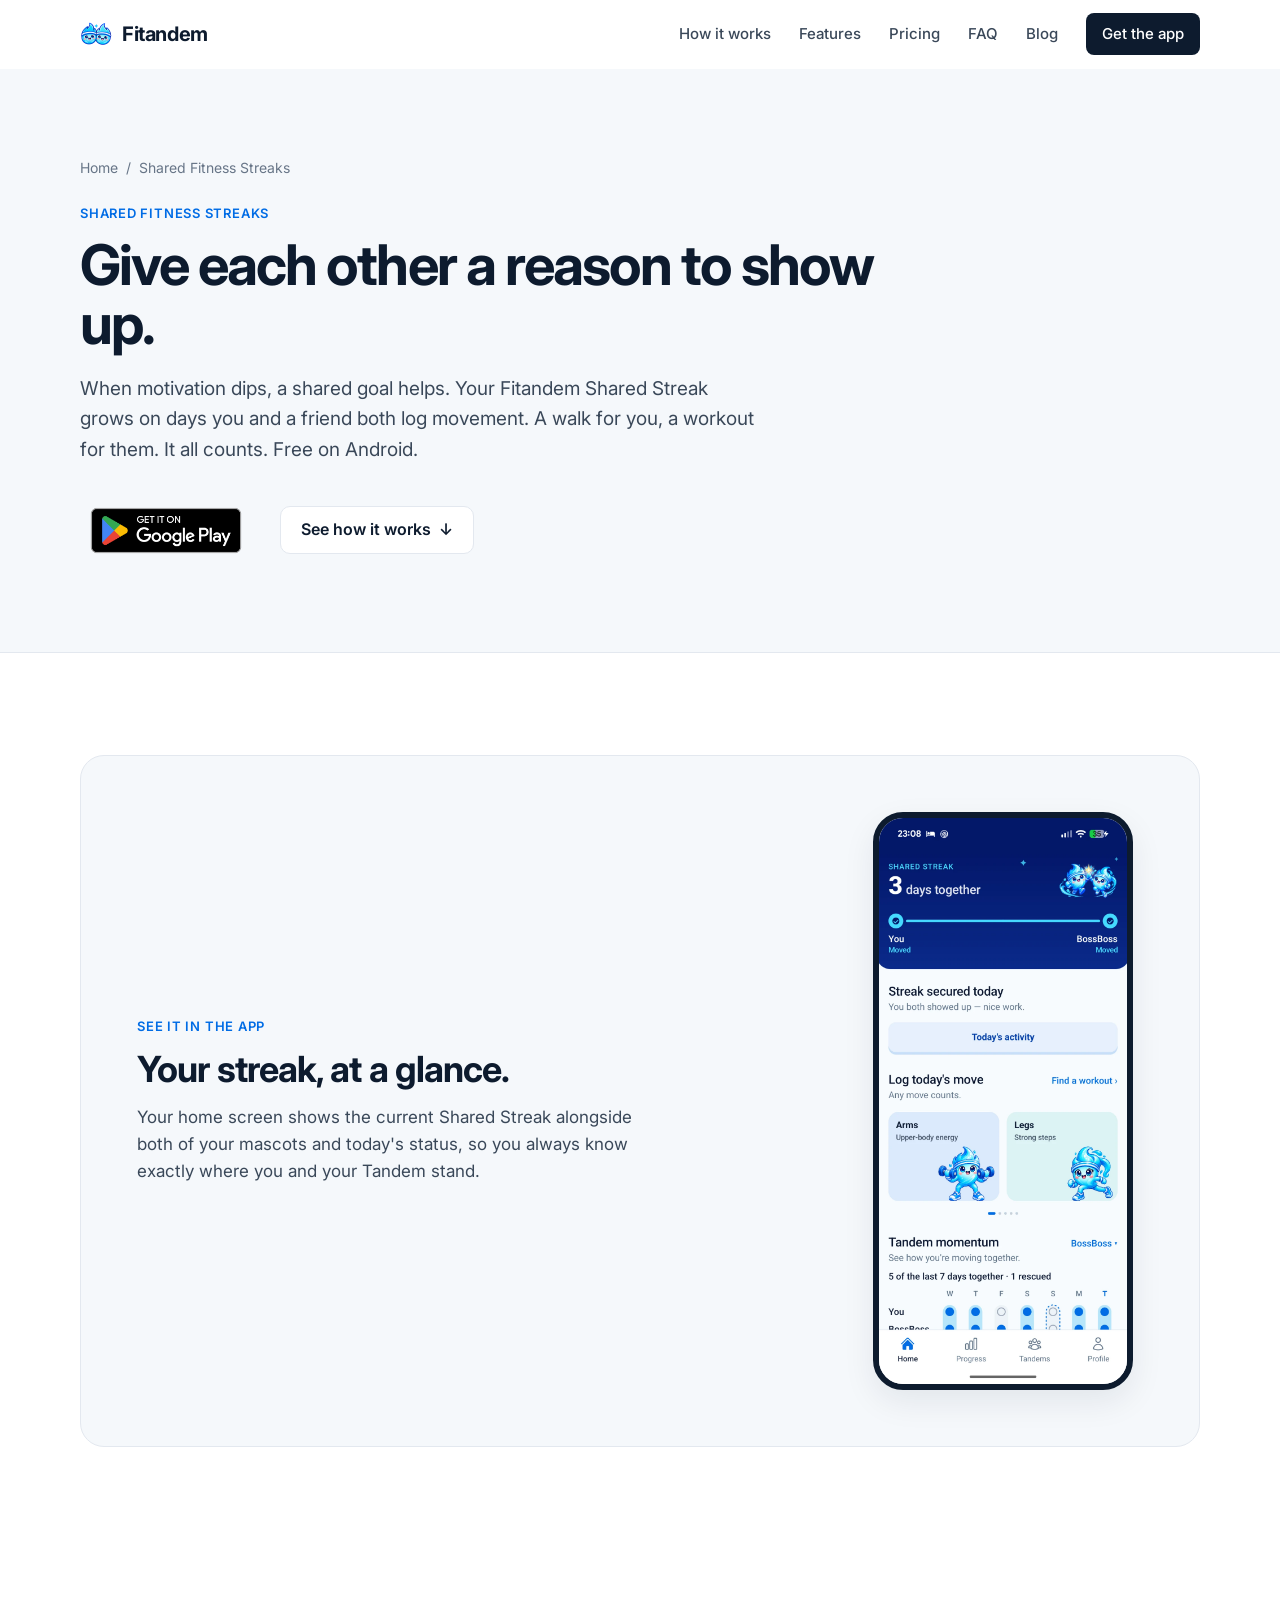
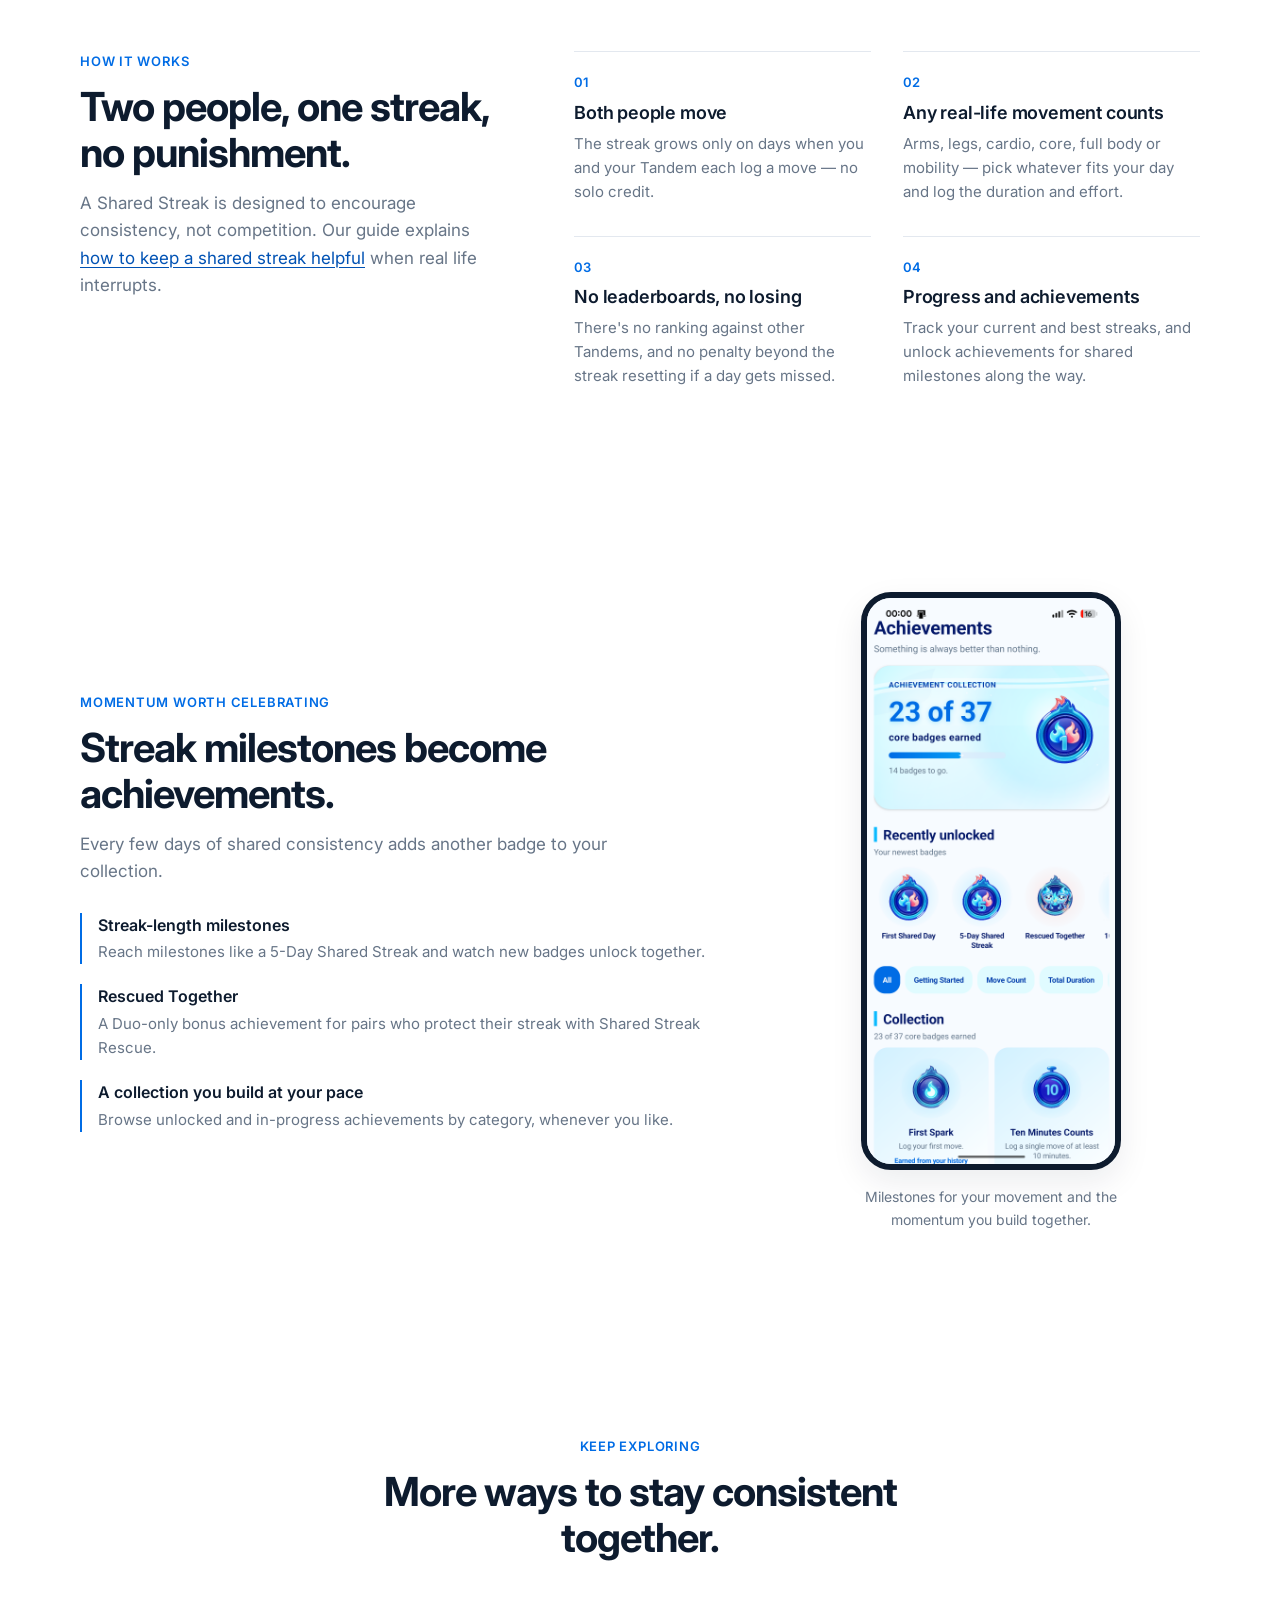
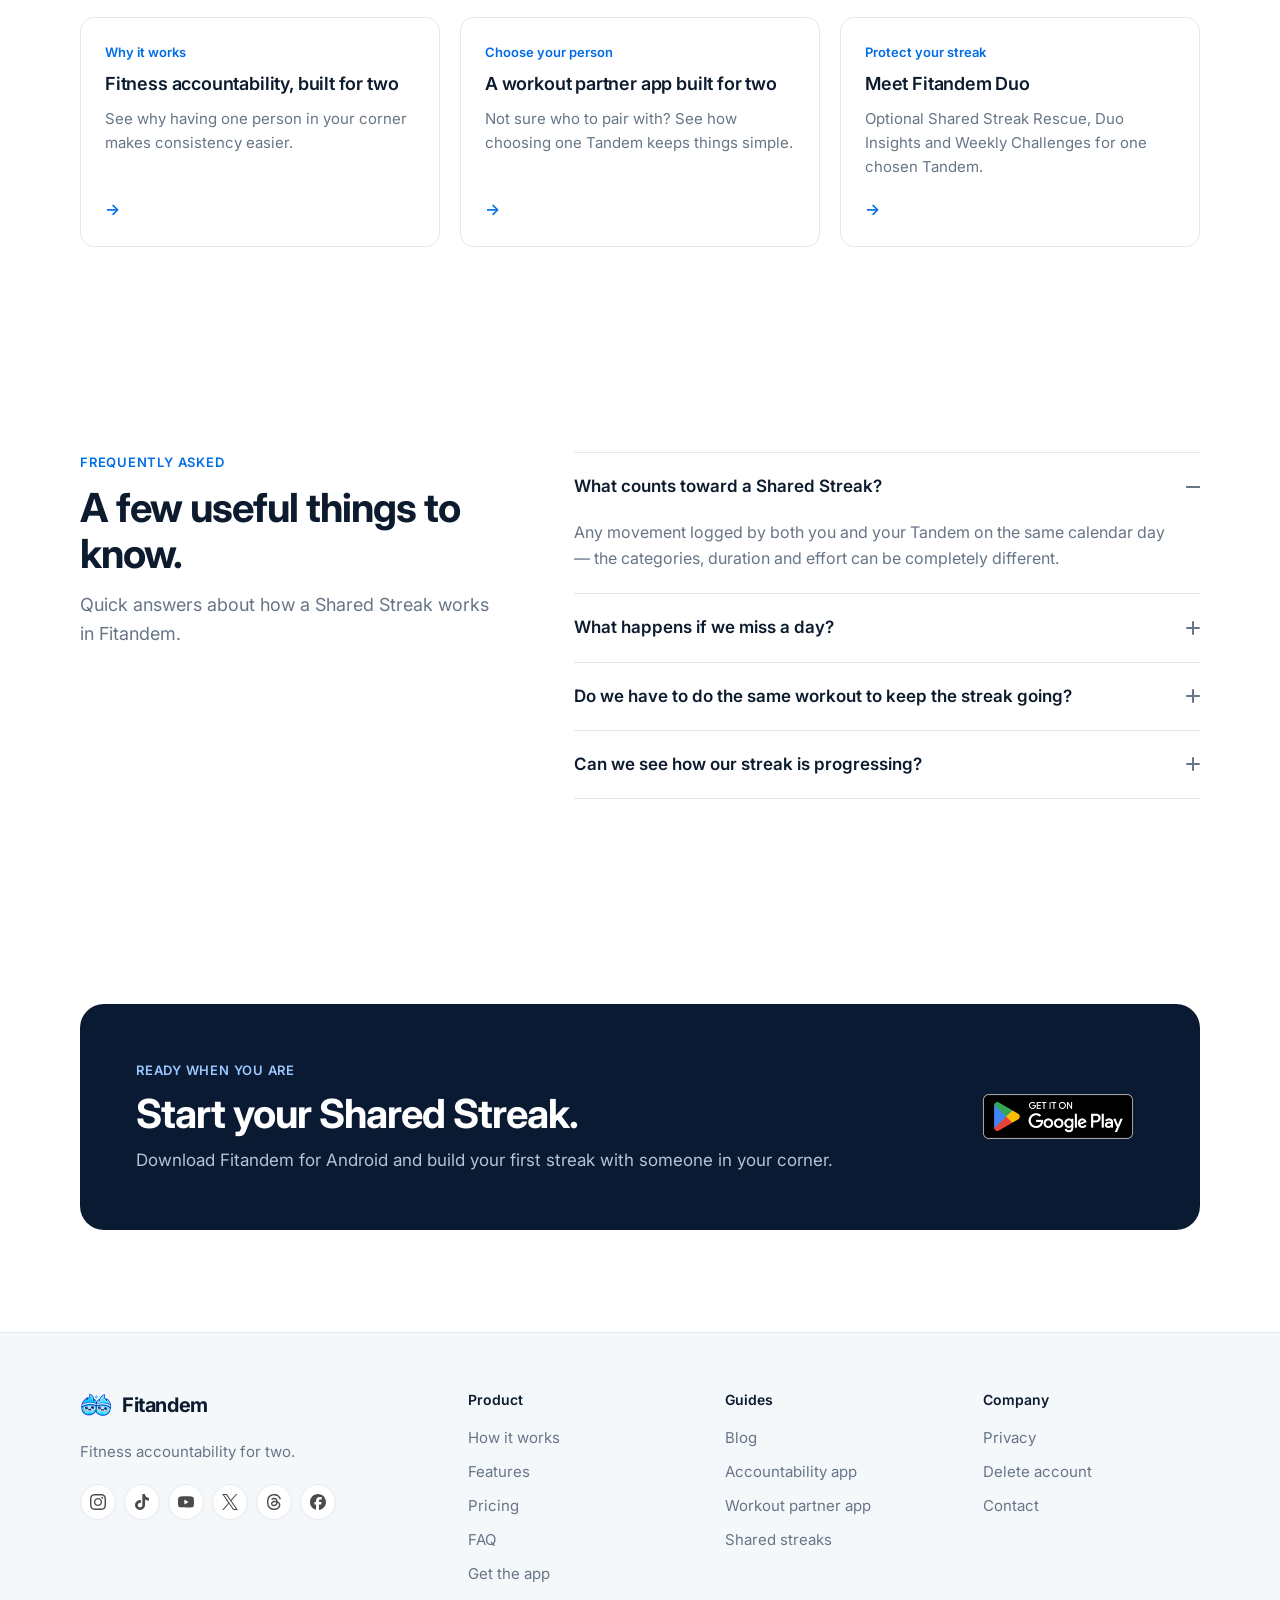
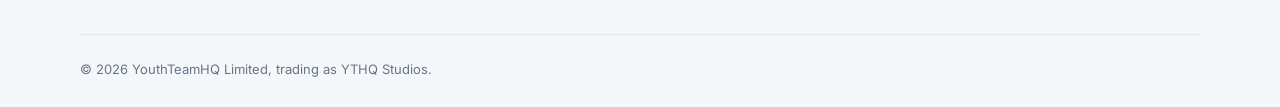
<file: shared-fitness-streaks/index.html>
<!doctype html>
<html lang="en-GB">
<head>
  <meta charset="utf-8">
  <meta name="viewport" content="width=device-width, initial-scale=1">
  <title>Shared Fitness Streaks: Build Momentum Together | Fitandem</title>
  <meta name="description" content="Make consistency something you share. Fitandem's Shared Streak grows on days you and a friend both log movement, together or apart. Free on Android.">
  <meta name="application-name" content="Fitandem">
  <meta name="robots" content="index, follow, max-image-preview:large, max-snippet:-1, max-video-preview:-1">
  <meta name="theme-color" content="#006CE5">
  <meta property="og:title" content="How a Shared Fitness Streak Works | Fitandem">
  <meta property="og:description" content="Give each other a reason to show up. Your Shared Streak grows on days you both log movement, together or apart. Free on Android.">
  <meta property="og:type" content="website">
  <meta property="og:site_name" content="Fitandem">
  <meta property="og:locale" content="en_GB">
  <meta property="og:url" content="https://fitandem.com/shared-fitness-streaks/">
  <meta property="og:image" content="https://fitandem.com/assets/brand/fitandem-feature-graphic.png">
  <meta property="og:image:width" content="1024">
  <meta property="og:image:height" content="500">
  <meta property="og:image:type" content="image/png">
  <meta property="og:image:alt" content="Fitandem: Stay Active Together">
  <meta name="twitter:card" content="summary_large_image">
  <meta name="twitter:title" content="Build a Fitness Streak Together | Fitandem">
  <meta name="twitter:description" content="Two people, everyday movement, one Shared Streak. See how Fitandem keeps consistency pressure-free.">
  <meta name="twitter:image" content="https://fitandem.com/assets/brand/fitandem-feature-graphic.png">
  <meta name="twitter:image:alt" content="Fitandem: Stay Active Together">
  <meta name="twitter:site" content="@fitandemapp">
  <link rel="canonical" href="https://fitandem.com/shared-fitness-streaks/">
  <link rel="icon" type="image/png" href="../assets/brand/fitandem-logo-web.png">
  <link rel="apple-touch-icon" href="../assets/brand/fitandem-logo-web.png">
  <link rel="manifest" href="../site.webmanifest">
  <link rel="preconnect" href="https://fonts.googleapis.com">
  <link rel="preconnect" href="https://fonts.gstatic.com" crossorigin>
  <link href="https://fonts.googleapis.com/css2?family=Inter:wght@400;500;600;700&display=swap" rel="stylesheet">
  <link rel="stylesheet" href="../styles.css?v=20261004-1">
  <script defer src="../main.js?v=20260922-1"></script>
  <script type="application/ld+json">
  {
    "@context": "https://schema.org",
    "@graph": [
      {
        "@type": "WebPage",
        "@id": "https://fitandem.com/shared-fitness-streaks/#webpage",
        "url": "https://fitandem.com/shared-fitness-streaks/",
        "name": "Shared Fitness Streaks: Build Momentum Together | Fitandem",
        "description": "Make consistency something you share. Fitandem's Shared Streak grows on days you and a friend both log movement, together or apart. Free on Android.",
        "inLanguage": "en-GB",
        "dateModified": "2026-10-04",
        "isPartOf": {"@id": "https://fitandem.com/#website"}
      },
      {
        "@type": "BreadcrumbList",
        "itemListElement": [
          {"@type": "ListItem", "position": 1, "name": "Home", "item": "https://fitandem.com/"},
          {"@type": "ListItem", "position": 2, "name": "Shared Fitness Streaks", "item": "https://fitandem.com/shared-fitness-streaks/"}
        ]
      },
      {
        "@type": "FAQPage",
        "mainEntity": [
          {
            "@type": "Question",
            "name": "What counts toward a Shared Streak?",
            "acceptedAnswer": {"@type": "Answer", "text": "Any movement logged by both you and your Tandem on the same calendar day — the categories, duration and effort can be completely different."}
          },
          {
            "@type": "Question",
            "name": "What happens if we miss a day?",
            "acceptedAnswer": {"@type": "Answer", "text": "The streak resets rather than punishing anyone further. Fitandem Duo's Shared Streak Rescue can restore a recently broken streak and becomes available again seven days after use."}
          },
          {
            "@type": "Question",
            "name": "Do we have to do the same workout to keep the streak going?",
            "acceptedAnswer": {"@type": "Answer", "text": "No. One of you could go for a run while the other does mobility work — as long as you both log a move, the streak continues."}
          },
          {
            "@type": "Question",
            "name": "Can we see how our streak is progressing?",
            "acceptedAnswer": {"@type": "Answer", "text": "Yes. Your Progress screen and Achievements collection show your current and best streaks alongside the milestones you've unlocked together."}
          }
        ]
      }
    ]
  }
  </script>
</head>
<body class="legal-page landing-page">
  <a class="skip-link" href="#main-content">Skip to content</a>
  <header class="site-header"><div class="header-inner">
    <a class="brand" href="/" aria-label="Fitandem home"><img class="brand-logo" src="../assets/brand/fitandem-logo-web.png" alt="" width="256" height="256"><span>Fitandem</span></a>
    <nav class="site-nav" id="site-nav" aria-label="Main navigation"><a href="/#how-it-works">How it works</a><a href="/#features">Features</a><a href="/#duo">Pricing</a><a href="/#faq">FAQ</a><a href="/blog/">Blog</a><a class="nav-install" href="https://fitandem.com/android">Get the app</a></nav>
    <button class="menu-toggle" type="button" aria-expanded="false" aria-controls="site-nav" aria-label="Open navigation"><span></span><span></span><span></span></button>
  </div></header>

  <main id="main-content">
    <section class="legal-hero">
      <div class="legal-shell">
        <nav class="breadcrumbs" aria-label="Breadcrumb"><a href="/">Home</a><span aria-hidden="true">/</span><span aria-current="page">Shared Fitness Streaks</span></nav>
        <p class="eyebrow">Shared fitness streaks</p>
        <h1>Give each other a reason to show up.</h1>
        <p class="legal-lead">When motivation dips, a shared goal helps. Your Fitandem Shared Streak grows on days you and a friend both log movement. A walk for you, a workout for them. It all counts. Free on Android.</p>
        <div class="hero-actions">
          <a class="play-badge" href="https://fitandem.com/android" aria-label="Get Fitandem on Google Play"><img src="../assets/badges/get-it-on-google-play.png" alt="Get it on Google Play" width="564" height="168"></a>
          <a class="button button-secondary" href="#how-streaks-work">See how it works <span aria-hidden="true">↓</span></a>
        </div>
      </div>
    </section>

    <section class="section screen-story" id="how-streaks-work" aria-labelledby="glance-title">
      <div class="section-shell">
        <ol class="story-list">
          <li class="story-card story-card-wide">
            <div class="story-copy"><span>See it in the app</span><h3 id="glance-title">Your streak, at a glance.</h3><p>Your home screen shows the current Shared Streak alongside both of your mascots and today's status, so you always know exactly where you and your Tandem stand.</p></div>
            <figure class="screen-frame"><img src="../assets/screenshots/app-home-streak.webp" alt="Fitandem home screen showing a three-day Shared Streak with both people marked as moved today" width="900" height="2000" loading="lazy" decoding="async"></figure>
          </li>
        </ol>
      </div>
    </section>

    <section class="section section-shell accountability" aria-labelledby="how-works-title">
      <div class="accountability-intro"><span class="kicker">How it works</span><h2 id="how-works-title">Two people, one streak, no punishment.</h2><p>A Shared Streak is designed to encourage consistency, not competition. Our guide explains <a href="/blog/how-shared-fitness-streaks-help-you-stay-consistent/">how to keep a shared streak helpful</a> when real life interrupts.</p></div>
      <div class="feature-list">
        <article><span aria-hidden="true">01</span><h3>Both people move</h3><p>The streak grows only on days when you and your Tandem each log a move — no solo credit.</p></article>
        <article><span aria-hidden="true">02</span><h3>Any real-life movement counts</h3><p>Arms, legs, cardio, core, full body or mobility — pick whatever fits your day and log the duration and effort.</p></article>
        <article><span aria-hidden="true">03</span><h3>No leaderboards, no losing</h3><p>There's no ranking against other Tandems, and no penalty beyond the streak resetting if a day gets missed.</p></article>
        <article><span aria-hidden="true">04</span><h3>Progress and achievements</h3><p>Track your current and best streaks, and unlock achievements for shared milestones along the way.</p></article>
      </div>
    </section>

    <section class="section section-shell achievements-section" aria-labelledby="milestones-title">
      <div class="achievement-layout">
        <div class="achievement-copy"><span class="kicker">Momentum worth celebrating</span><h2 id="milestones-title">Streak milestones become achievements.</h2><p>Every few days of shared consistency adds another badge to your collection.</p>
          <ul class="achievement-points">
            <li><strong>Streak-length milestones</strong><span>Reach milestones like a 5-Day Shared Streak and watch new badges unlock together.</span></li>
            <li><strong>Rescued Together</strong><span>A Duo-only bonus achievement for pairs who protect their streak with Shared Streak Rescue.</span></li>
            <li><strong>A collection you build at your pace</strong><span>Browse unlocked and in-progress achievements by category, whenever you like.</span></li>
          </ul>
        </div>
        <figure class="achievement-screen">
          <div class="screen-frame"><img src="../assets/screenshots/achievements-collection.webp" alt="Fitandem Achievements screen showing collection progress and recently unlocked badges including First Shared Day, 5-Day Shared Streak and Rescued Together" width="1080" height="2400" loading="lazy" decoding="async"></div>
          <figcaption>Milestones for your movement and the momentum you build together.</figcaption>
        </figure>
      </div>
    </section>

    <section class="section section-shell related-guides" aria-labelledby="related-title">
      <div class="section-heading centred"><span class="kicker">Keep exploring</span><h2 id="related-title">More ways to stay consistent together.</h2></div>
      <div class="guide-grid">
        <a class="guide-card" href="/fitness-accountability-app/"><span class="guide-kicker">Why it works</span><h3>Fitness accountability, built for two</h3><p>See why having one person in your corner makes consistency easier.</p><b aria-hidden="true">→</b></a>
        <a class="guide-card" href="/workout-partner-app/"><span class="guide-kicker">Choose your person</span><h3>A workout partner app built for two</h3><p>Not sure who to pair with? See how choosing one Tandem keeps things simple.</p><b aria-hidden="true">→</b></a>
        <a class="guide-card" href="/#duo"><span class="guide-kicker">Protect your streak</span><h3>Meet Fitandem Duo</h3><p>Optional Shared Streak Rescue, Duo Insights and Weekly Challenges for one chosen Tandem.</p><b aria-hidden="true">→</b></a>
      </div>
    </section>

    <section class="section section-shell faq-section" id="faq" aria-labelledby="faq-title">
      <div class="section-heading centred"><span class="kicker">Frequently asked</span><h2 id="faq-title">A few useful things to know.</h2><p>Quick answers about how a Shared Streak works in Fitandem.</p></div>
      <div class="faq-grid">
        <details open><summary>What counts toward a Shared Streak?<span aria-hidden="true"></span></summary><p>Any movement logged by both you and your Tandem on the same calendar day — the categories, duration and effort can be completely different.</p></details>
        <details><summary>What happens if we miss a day?<span aria-hidden="true"></span></summary><p>The streak resets rather than punishing anyone further. Fitandem Duo's Shared Streak Rescue can restore a recently broken streak and becomes available again seven days after use.</p></details>
        <details><summary>Do we have to do the same workout to keep the streak going?<span aria-hidden="true"></span></summary><p>No. One of you could go for a run while the other does mobility work — as long as you both log a move, the streak continues.</p></details>
        <details><summary>Can we see how our streak is progressing?<span aria-hidden="true"></span></summary><p>Yes. Your Progress screen and Achievements collection show your current and best streaks alongside the milestones you've unlocked together.</p></details>
      </div>
    </section>

    <section class="section install-section" aria-labelledby="install-title">
      <div class="section-shell install-band">
        <div><span class="kicker kicker-light">Ready when you are</span><h2 id="install-title">Start your Shared Streak.</h2><p>Download Fitandem for Android and build your first streak with someone in your corner.</p></div>
        <a class="play-badge play-badge-lower" href="https://fitandem.com/android" aria-label="Get Fitandem on Google Play"><img src="../assets/badges/get-it-on-google-play.png" alt="Get it on Google Play" width="564" height="168" loading="lazy" decoding="async"></a>
      </div>
    </section>
  </main>

  <footer class="site-footer">
    <div class="section-shell footer-grid">
      <div class="footer-intro">
        <a class="brand footer-brand" href="/"><img class="brand-logo" src="../assets/brand/fitandem-logo-web.png" alt="" width="256" height="256"><span>Fitandem</span></a>
        <p>Fitness accountability for two.</p>
        <div class="footer-socials" aria-label="Fitandem on social media">
          <a href="https://www.instagram.com/fitandemapp/" target="_blank" rel="noopener noreferrer" aria-label="Instagram (opens in a new tab)"><img src="../assets/social/instagram.svg" alt=""></a><a href="https://www.tiktok.com/@fitandemapp" target="_blank" rel="noopener noreferrer" aria-label="TikTok (opens in a new tab)"><img src="../assets/social/tiktok.svg" alt=""></a><a href="https://www.youtube.com/@fitandemapp" target="_blank" rel="noopener noreferrer" aria-label="YouTube (opens in a new tab)"><img src="../assets/social/youtube.svg" alt=""></a><a href="https://x.com/fitandemapp" target="_blank" rel="noopener noreferrer" aria-label="X (opens in a new tab)"><img src="../assets/social/x.svg" alt=""></a><a href="https://www.threads.com/@fitandemapp" target="_blank" rel="noopener noreferrer" aria-label="Threads (opens in a new tab)"><img src="../assets/social/threads.svg" alt=""></a><a href="https://www.facebook.com/profile.php?id=61593506592853" target="_blank" rel="noopener noreferrer" aria-label="Facebook (opens in a new tab)"><img src="../assets/social/facebook.svg" alt=""></a>
        </div>
      </div>
      <nav class="footer-nav" aria-label="Product"><strong>Product</strong><a href="/#how-it-works">How it works</a><a href="/#features">Features</a><a href="/#duo">Pricing</a><a href="/#faq">FAQ</a><a href="https://fitandem.com/android">Get the app</a></nav>
      <nav class="footer-nav" aria-label="Guides"><strong>Guides</strong><a href="/blog/">Blog</a><a href="/fitness-accountability-app/">Accountability app</a><a href="/workout-partner-app/">Workout partner app</a><a href="/shared-fitness-streaks/">Shared streaks</a></nav>
      <nav class="footer-nav" aria-label="Company"><strong>Company</strong><a href="/privacy/">Privacy</a><a href="/delete-account/">Delete account</a><a href="mailto:support@fitandem.com">Contact</a></nav>
    </div>
    <div class="section-shell footer-bottom"><span>© 2026 YouthTeamHQ Limited, trading as YTHQ Studios.</span></div>
  </footer>
</body>
</html>
</file>
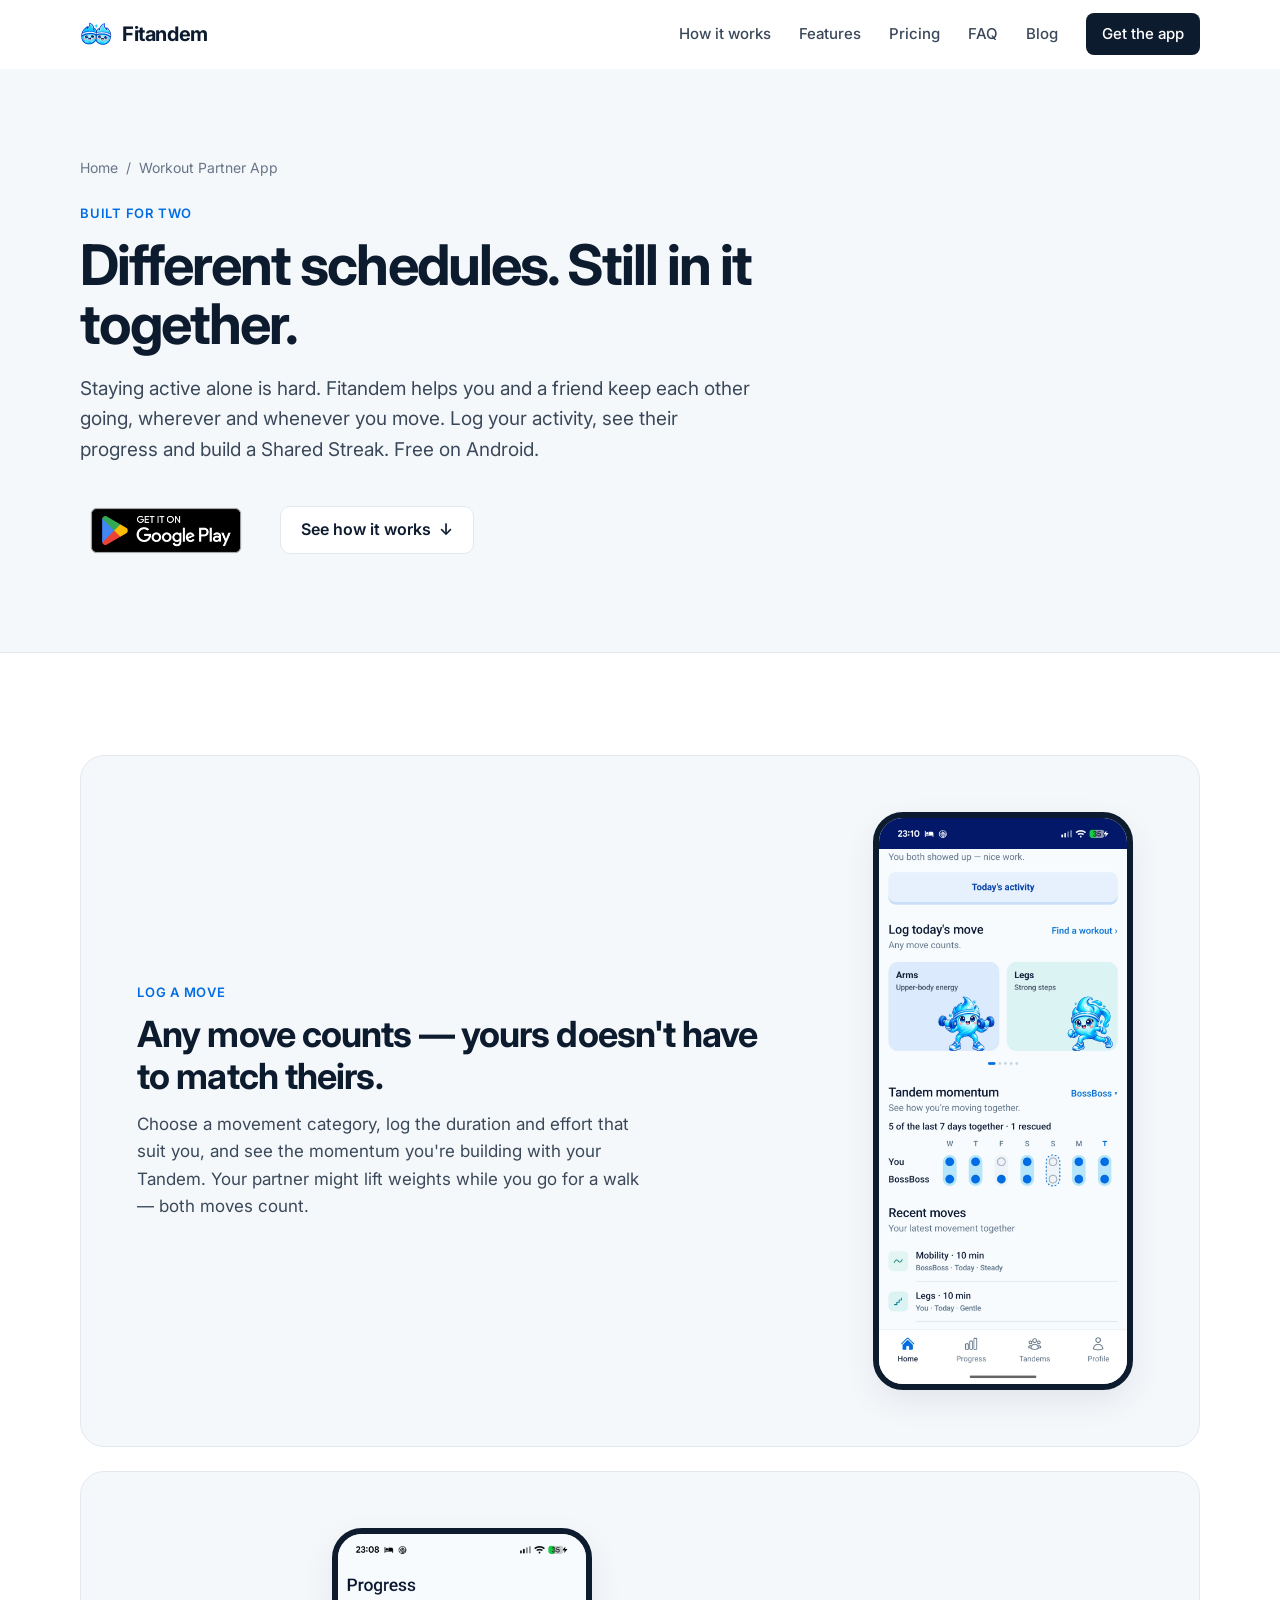
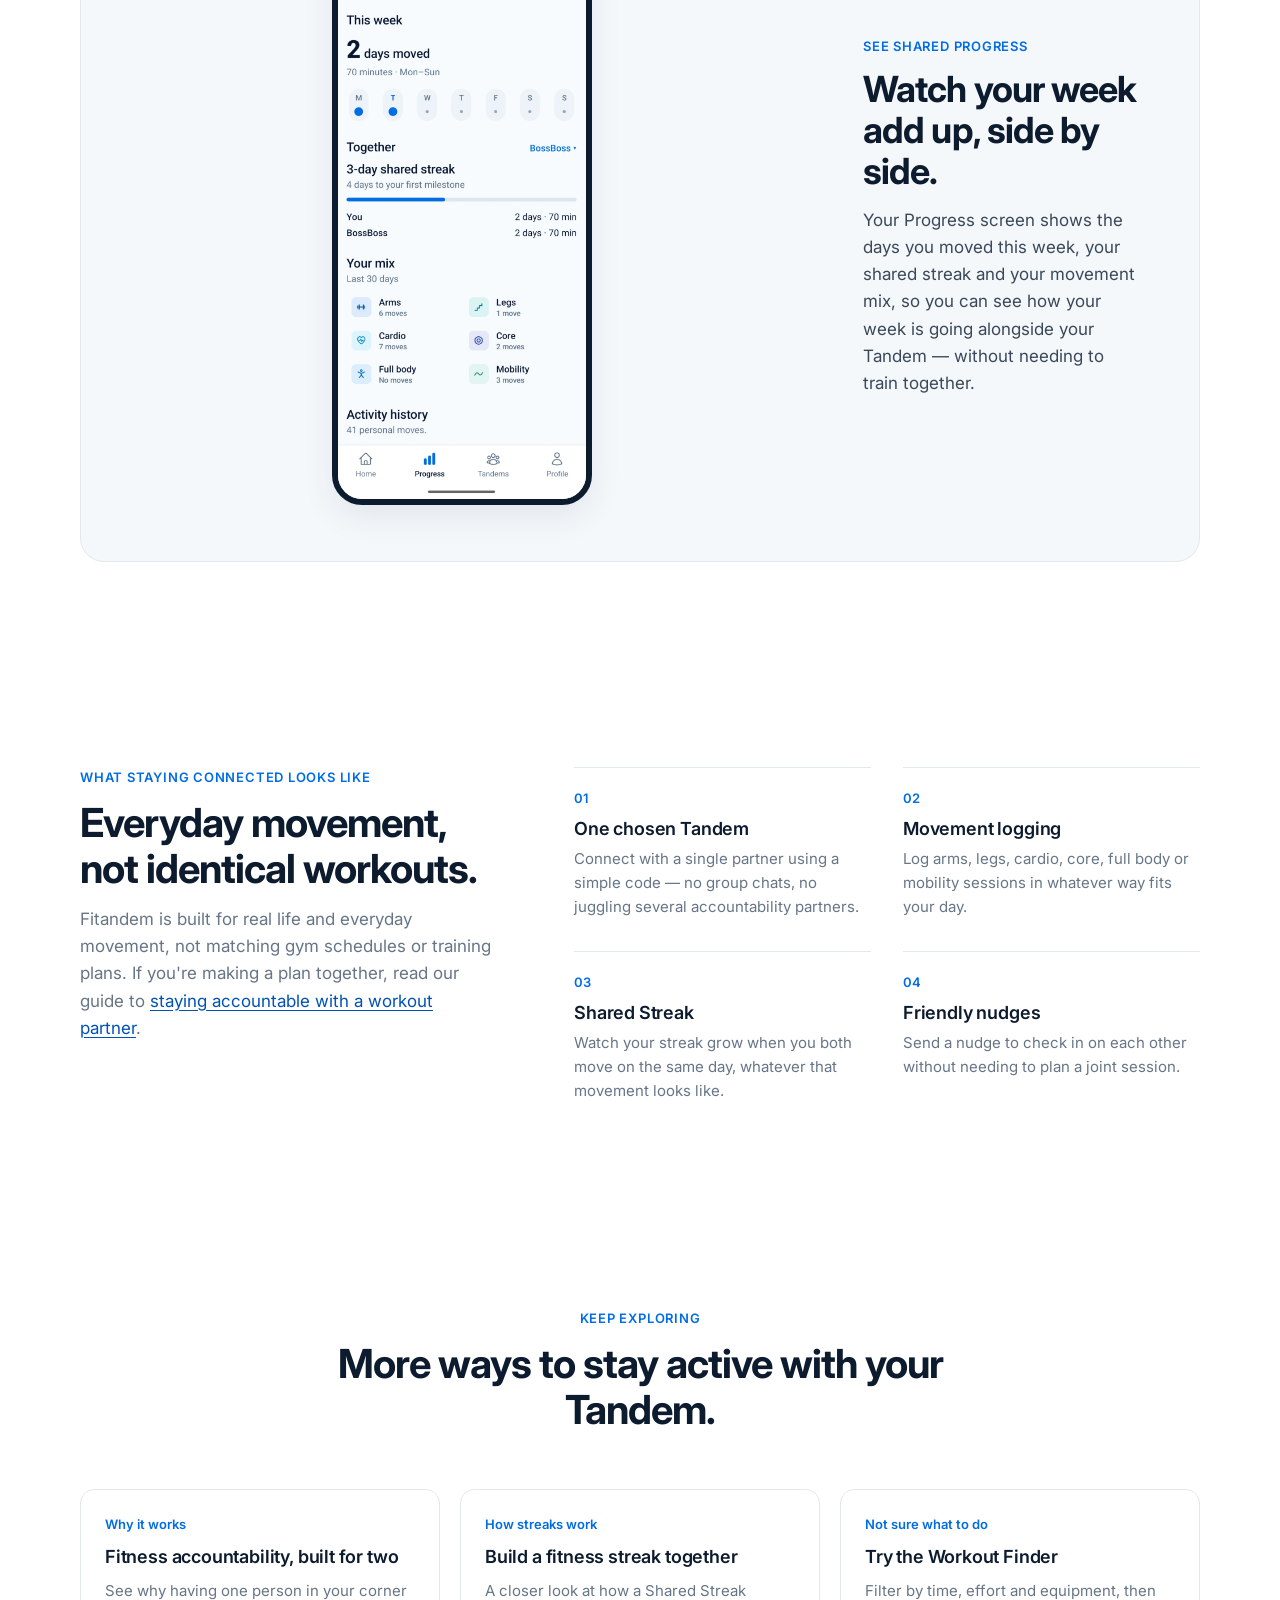
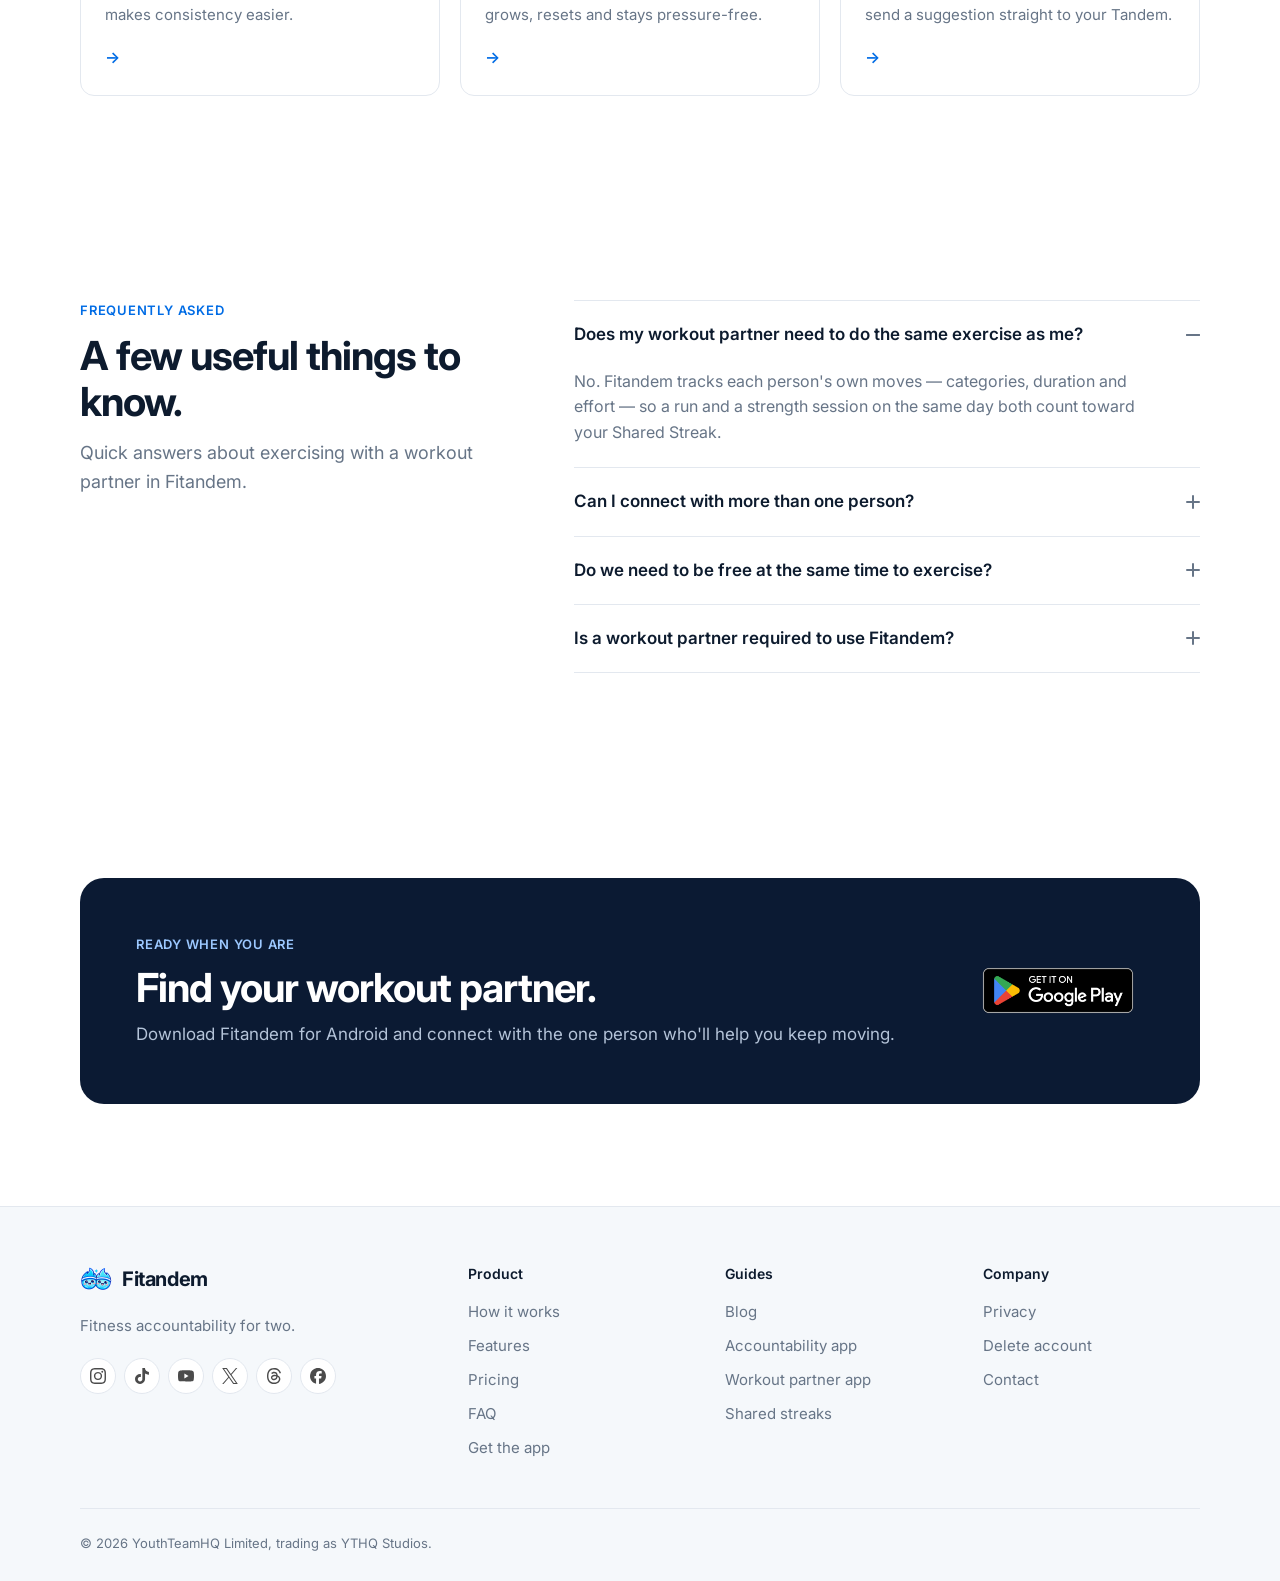
<file: workout-partner-app/index.html>
<!doctype html>
<html lang="en-GB">
<head>
  <meta charset="utf-8">
  <meta name="viewport" content="width=device-width, initial-scale=1">
  <title>Workout Partner App: Exercise With a Friend | Fitandem</title>
  <meta name="description" content="Hard to stay active alone? Fitandem helps you keep going with a friend, even on different schedules. Log moves and build shared streaks. Free on Android.">
  <meta name="application-name" content="Fitandem">
  <meta name="robots" content="index, follow, max-image-preview:large, max-snippet:-1, max-video-preview:-1">
  <meta name="theme-color" content="#006CE5">
  <meta property="og:title" content="A Workout Partner App Built for Two | Fitandem">
  <meta property="og:description" content="Keep each other going, even on different schedules. Connect with a friend, log your movement and build a Shared Streak. Free on Android.">
  <meta property="og:type" content="website">
  <meta property="og:site_name" content="Fitandem">
  <meta property="og:locale" content="en_GB">
  <meta property="og:url" content="https://fitandem.com/workout-partner-app/">
  <meta property="og:image" content="https://fitandem.com/assets/brand/fitandem-feature-graphic.png">
  <meta property="og:image:width" content="1024">
  <meta property="og:image:height" content="500">
  <meta property="og:image:type" content="image/png">
  <meta property="og:image:alt" content="Fitandem: Stay Active Together">
  <meta name="twitter:card" content="summary_large_image">
  <meta name="twitter:title" content="Find a Workout Partner in the App | Fitandem">
  <meta name="twitter:description" content="Pick one Tandem, log everyday movement and keep each other going — no matching workouts required.">
  <meta name="twitter:image" content="https://fitandem.com/assets/brand/fitandem-feature-graphic.png">
  <meta name="twitter:image:alt" content="Fitandem: Stay Active Together">
  <meta name="twitter:site" content="@fitandemapp">
  <link rel="canonical" href="https://fitandem.com/workout-partner-app/">
  <link rel="icon" type="image/png" href="../assets/brand/fitandem-logo-web.png">
  <link rel="apple-touch-icon" href="../assets/brand/fitandem-logo-web.png">
  <link rel="manifest" href="../site.webmanifest">
  <link rel="preconnect" href="https://fonts.googleapis.com">
  <link rel="preconnect" href="https://fonts.gstatic.com" crossorigin>
  <link href="https://fonts.googleapis.com/css2?family=Inter:wght@400;500;600;700&display=swap" rel="stylesheet">
  <link rel="stylesheet" href="../styles.css?v=20261004-1">
  <script defer src="../main.js?v=20260922-1"></script>
  <script type="application/ld+json">
  {
    "@context": "https://schema.org",
    "@graph": [
      {
        "@type": "WebPage",
        "@id": "https://fitandem.com/workout-partner-app/#webpage",
        "url": "https://fitandem.com/workout-partner-app/",
        "name": "Workout Partner App: Exercise With a Friend | Fitandem",
        "description": "Hard to stay active alone? Fitandem helps you keep going with a friend, even on different schedules. Log moves and build shared streaks. Free on Android.",
        "inLanguage": "en-GB",
        "dateModified": "2026-10-04",
        "isPartOf": {"@id": "https://fitandem.com/#website"}
      },
      {
        "@type": "BreadcrumbList",
        "itemListElement": [
          {"@type": "ListItem", "position": 1, "name": "Home", "item": "https://fitandem.com/"},
          {"@type": "ListItem", "position": 2, "name": "Workout Partner App", "item": "https://fitandem.com/workout-partner-app/"}
        ]
      },
      {
        "@type": "FAQPage",
        "mainEntity": [
          {
            "@type": "Question",
            "name": "Does my workout partner need to do the same exercise as me?",
            "acceptedAnswer": {"@type": "Answer", "text": "No. Fitandem tracks each person's own moves — categories, duration and effort — so a run and a strength session on the same day both count toward your Shared Streak."}
          },
          {
            "@type": "Question",
            "name": "Can I connect with more than one person?",
            "acceptedAnswer": {"@type": "Answer", "text": "Fitandem is designed around staying active with people you know, using Tandems to share progress, streaks and encouragement."}
          },
          {
            "@type": "Question",
            "name": "Do we need to be free at the same time to exercise?",
            "acceptedAnswer": {"@type": "Answer", "text": "No. You each log your own move whenever it suits you — the streak only needs both of you to move on the same day, not at the same time."}
          },
          {
            "@type": "Question",
            "name": "Is a workout partner required to use Fitandem?",
            "acceptedAnswer": {"@type": "Answer", "text": "No, you can use Fitandem on your own to log movement and track progress, but Tandems, Shared Streak and nudges only work once you've connected with one other person."}
          }
        ]
      }
    ]
  }
  </script>
</head>
<body class="legal-page landing-page">
  <a class="skip-link" href="#main-content">Skip to content</a>
  <header class="site-header"><div class="header-inner">
    <a class="brand" href="/" aria-label="Fitandem home"><img class="brand-logo" src="../assets/brand/fitandem-logo-web.png" alt="" width="256" height="256"><span>Fitandem</span></a>
    <nav class="site-nav" id="site-nav" aria-label="Main navigation"><a href="/#how-it-works">How it works</a><a href="/#features">Features</a><a href="/#duo">Pricing</a><a href="/#faq">FAQ</a><a href="/blog/">Blog</a><a class="nav-install" href="https://fitandem.com/android">Get the app</a></nav>
    <button class="menu-toggle" type="button" aria-expanded="false" aria-controls="site-nav" aria-label="Open navigation"><span></span><span></span><span></span></button>
  </div></header>

  <main id="main-content">
    <section class="legal-hero">
      <div class="legal-shell">
        <nav class="breadcrumbs" aria-label="Breadcrumb"><a href="/">Home</a><span aria-hidden="true">/</span><span aria-current="page">Workout Partner App</span></nav>
        <p class="eyebrow">Built for two</p>
        <h1>Different schedules. Still in it together.</h1>
        <p class="legal-lead">Staying active alone is hard. Fitandem helps you and a friend keep each other going, wherever and whenever you move. Log your activity, see their progress and build a Shared Streak. Free on Android.</p>
        <div class="hero-actions">
          <a class="play-badge" href="https://fitandem.com/android" aria-label="Get Fitandem on Google Play"><img src="../assets/badges/get-it-on-google-play.png" alt="Get it on Google Play" width="564" height="168"></a>
          <a class="button button-secondary" href="#how-partner-works">See how it works <span aria-hidden="true">↓</span></a>
        </div>
      </div>
    </section>

    <section class="section screen-story" id="how-partner-works" aria-labelledby="log-title">
      <div class="section-shell">
        <ol class="story-list">
          <li class="story-card story-card-wide">
            <div class="story-copy"><span>Log a move</span><h3 id="log-title">Any move counts — yours doesn't have to match theirs.</h3><p>Choose a movement category, log the duration and effort that suit you, and see the momentum you're building with your Tandem. Your partner might lift weights while you go for a walk — both moves count.</p></div>
            <figure class="screen-frame"><img src="../assets/screenshots/app-home-momentum.webp" alt="Fitandem home screen showing Arms and Legs move cards, a seven-day Tandem momentum grid and recent moves" width="900" height="2000" loading="lazy" decoding="async"></figure>
          </li>
          <li class="story-card story-card-wide story-card-reverse">
            <div class="story-copy"><span>See shared progress</span><h3>Watch your week add up, side by side.</h3><p>Your Progress screen shows the days you moved this week, your shared streak and your movement mix, so you can see how your week is going alongside your Tandem — without needing to train together.</p></div>
            <figure class="screen-frame"><img src="../assets/screenshots/app-progress.webp" alt="Fitandem Progress screen showing days moved this week, a shared streak with a Tandem and a 30-day movement mix" width="900" height="2000" loading="lazy" decoding="async"></figure>
          </li>
        </ol>
      </div>
    </section>

    <section class="section section-shell accountability" aria-labelledby="connected-title">
      <div class="accountability-intro"><span class="kicker">What staying connected looks like</span><h2 id="connected-title">Everyday movement, not identical workouts.</h2><p>Fitandem is built for real life and everyday movement, not matching gym schedules or training plans. If you're making a plan together, read our guide to <a href="/blog/how-to-stay-accountable-with-a-workout-partner/">staying accountable with a workout partner</a>.</p></div>
      <div class="feature-list">
        <article><span aria-hidden="true">01</span><h3>One chosen Tandem</h3><p>Connect with a single partner using a simple code — no group chats, no juggling several accountability partners.</p></article>
        <article><span aria-hidden="true">02</span><h3>Movement logging</h3><p>Log arms, legs, cardio, core, full body or mobility sessions in whatever way fits your day.</p></article>
        <article><span aria-hidden="true">03</span><h3>Shared Streak</h3><p>Watch your streak grow when you both move on the same day, whatever that movement looks like.</p></article>
        <article><span aria-hidden="true">04</span><h3>Friendly nudges</h3><p>Send a nudge to check in on each other without needing to plan a joint session.</p></article>
      </div>
    </section>

    <section class="section section-shell related-guides" aria-labelledby="related-title">
      <div class="section-heading centred"><span class="kicker">Keep exploring</span><h2 id="related-title">More ways to stay active with your Tandem.</h2></div>
      <div class="guide-grid">
        <a class="guide-card" href="/fitness-accountability-app/"><span class="guide-kicker">Why it works</span><h3>Fitness accountability, built for two</h3><p>See why having one person in your corner makes consistency easier.</p><b aria-hidden="true">→</b></a>
        <a class="guide-card" href="/shared-fitness-streaks/"><span class="guide-kicker">How streaks work</span><h3>Build a fitness streak together</h3><p>A closer look at how a Shared Streak grows, resets and stays pressure-free.</p><b aria-hidden="true">→</b></a>
        <a class="guide-card" href="/#workout-finder"><span class="guide-kicker">Not sure what to do</span><h3>Try the Workout Finder</h3><p>Filter by time, effort and equipment, then send a suggestion straight to your Tandem.</p><b aria-hidden="true">→</b></a>
      </div>
    </section>

    <section class="section section-shell faq-section" id="faq" aria-labelledby="faq-title">
      <div class="section-heading centred"><span class="kicker">Frequently asked</span><h2 id="faq-title">A few useful things to know.</h2><p>Quick answers about exercising with a workout partner in Fitandem.</p></div>
      <div class="faq-grid">
        <details open><summary>Does my workout partner need to do the same exercise as me?<span aria-hidden="true"></span></summary><p>No. Fitandem tracks each person's own moves — categories, duration and effort — so a run and a strength session on the same day both count toward your Shared Streak.</p></details>
        <details><summary>Can I connect with more than one person?<span aria-hidden="true"></span></summary><p>Fitandem is designed around staying active with people you know, using Tandems to share progress, streaks and encouragement.</p></details>
        <details><summary>Do we need to be free at the same time to exercise?<span aria-hidden="true"></span></summary><p>No. You each log your own move whenever it suits you — the streak only needs both of you to move on the same day, not at the same time.</p></details>
        <details><summary>Is a workout partner required to use Fitandem?<span aria-hidden="true"></span></summary><p>No, you can use Fitandem on your own to log movement and track progress, but Tandems, Shared Streak and nudges only work once you've connected with one other person.</p></details>
      </div>
    </section>

    <section class="section install-section" aria-labelledby="install-title">
      <div class="section-shell install-band">
        <div><span class="kicker kicker-light">Ready when you are</span><h2 id="install-title">Find your workout partner.</h2><p>Download Fitandem for Android and connect with the one person who'll help you keep moving.</p></div>
        <a class="play-badge play-badge-lower" href="https://fitandem.com/android" aria-label="Get Fitandem on Google Play"><img src="../assets/badges/get-it-on-google-play.png" alt="Get it on Google Play" width="564" height="168" loading="lazy" decoding="async"></a>
      </div>
    </section>
  </main>

  <footer class="site-footer">
    <div class="section-shell footer-grid">
      <div class="footer-intro">
        <a class="brand footer-brand" href="/"><img class="brand-logo" src="../assets/brand/fitandem-logo-web.png" alt="" width="256" height="256"><span>Fitandem</span></a>
        <p>Fitness accountability for two.</p>
        <div class="footer-socials" aria-label="Fitandem on social media">
          <a href="https://www.instagram.com/fitandemapp/" target="_blank" rel="noopener noreferrer" aria-label="Instagram (opens in a new tab)"><img src="../assets/social/instagram.svg" alt=""></a><a href="https://www.tiktok.com/@fitandemapp" target="_blank" rel="noopener noreferrer" aria-label="TikTok (opens in a new tab)"><img src="../assets/social/tiktok.svg" alt=""></a><a href="https://www.youtube.com/@fitandemapp" target="_blank" rel="noopener noreferrer" aria-label="YouTube (opens in a new tab)"><img src="../assets/social/youtube.svg" alt=""></a><a href="https://x.com/fitandemapp" target="_blank" rel="noopener noreferrer" aria-label="X (opens in a new tab)"><img src="../assets/social/x.svg" alt=""></a><a href="https://www.threads.com/@fitandemapp" target="_blank" rel="noopener noreferrer" aria-label="Threads (opens in a new tab)"><img src="../assets/social/threads.svg" alt=""></a><a href="https://www.facebook.com/profile.php?id=61593506592853" target="_blank" rel="noopener noreferrer" aria-label="Facebook (opens in a new tab)"><img src="../assets/social/facebook.svg" alt=""></a>
        </div>
      </div>
      <nav class="footer-nav" aria-label="Product"><strong>Product</strong><a href="/#how-it-works">How it works</a><a href="/#features">Features</a><a href="/#duo">Pricing</a><a href="/#faq">FAQ</a><a href="https://fitandem.com/android">Get the app</a></nav>
      <nav class="footer-nav" aria-label="Guides"><strong>Guides</strong><a href="/blog/">Blog</a><a href="/fitness-accountability-app/">Accountability app</a><a href="/workout-partner-app/">Workout partner app</a><a href="/shared-fitness-streaks/">Shared streaks</a></nav>
      <nav class="footer-nav" aria-label="Company"><strong>Company</strong><a href="/privacy/">Privacy</a><a href="/delete-account/">Delete account</a><a href="mailto:support@fitandem.com">Contact</a></nav>
    </div>
    <div class="section-shell footer-bottom"><span>© 2026 YouthTeamHQ Limited, trading as YTHQ Studios.</span></div>
  </footer>
</body>
</html>
</file>
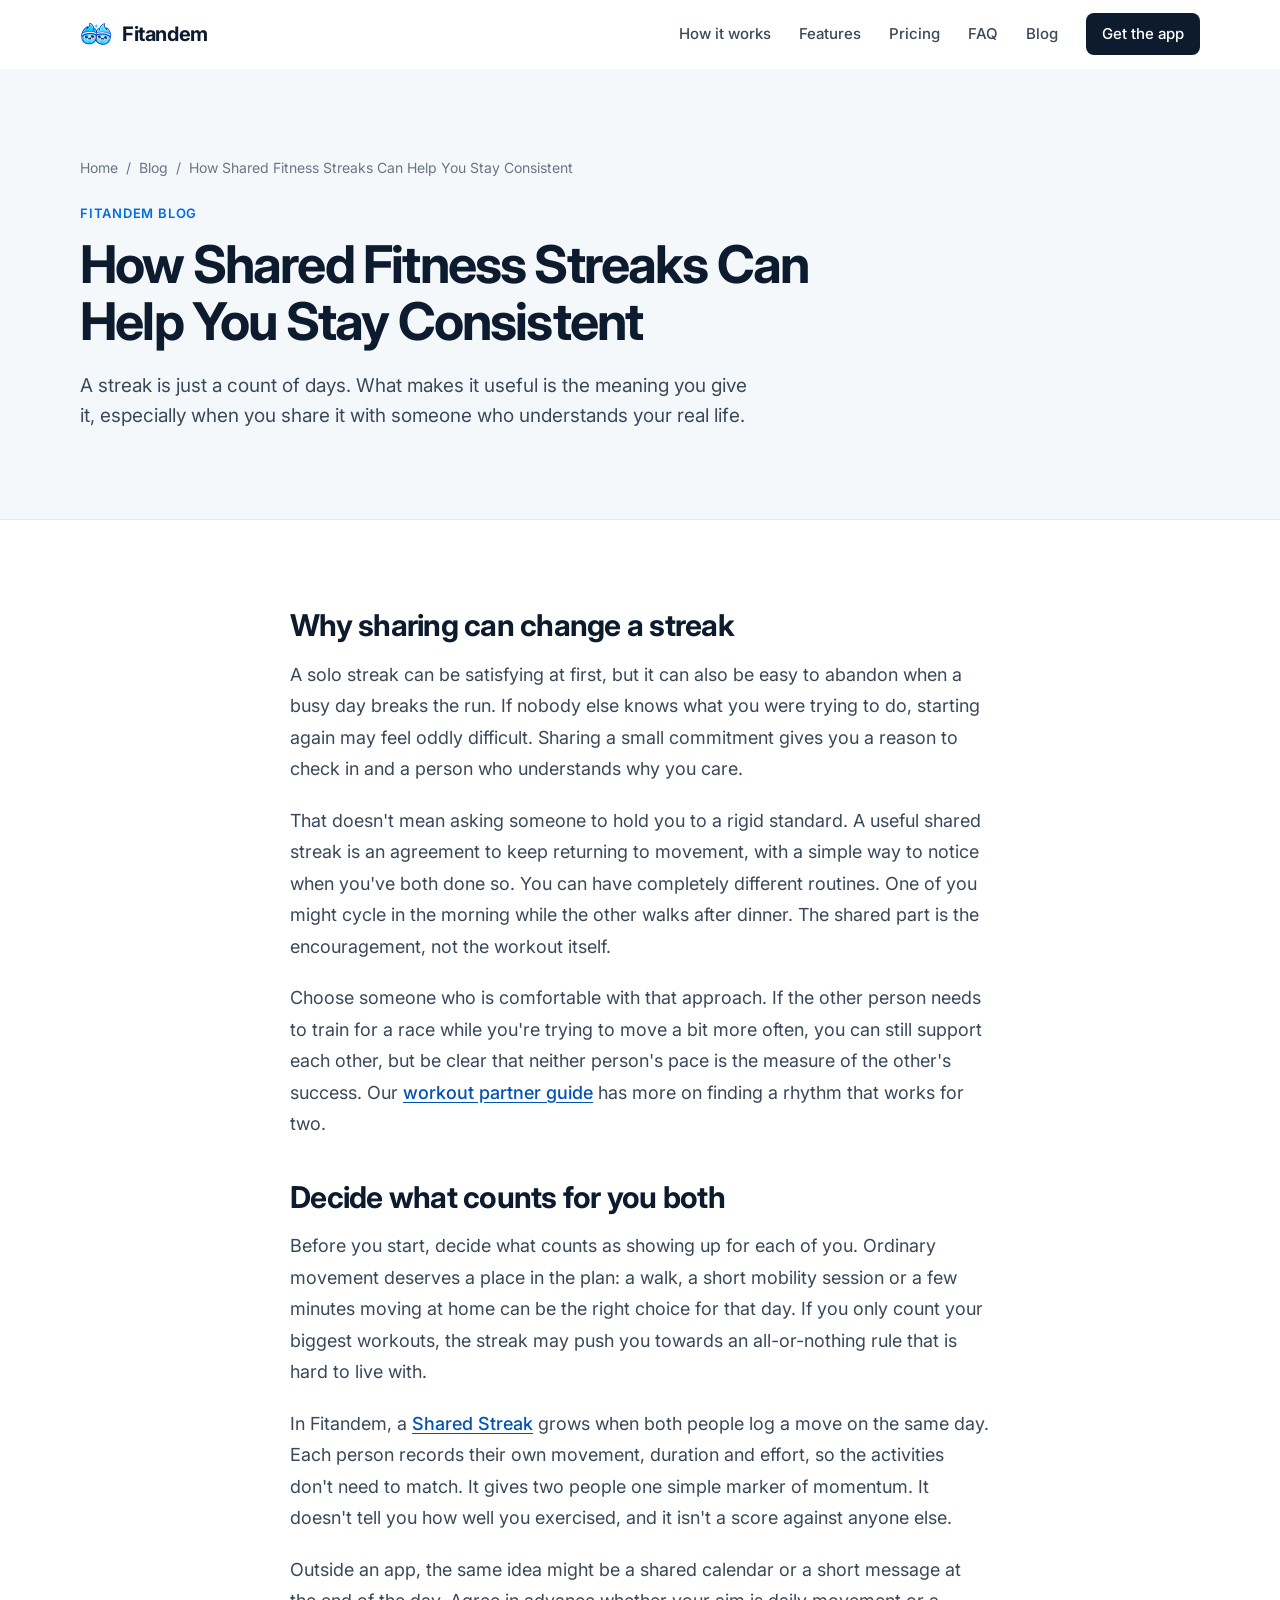
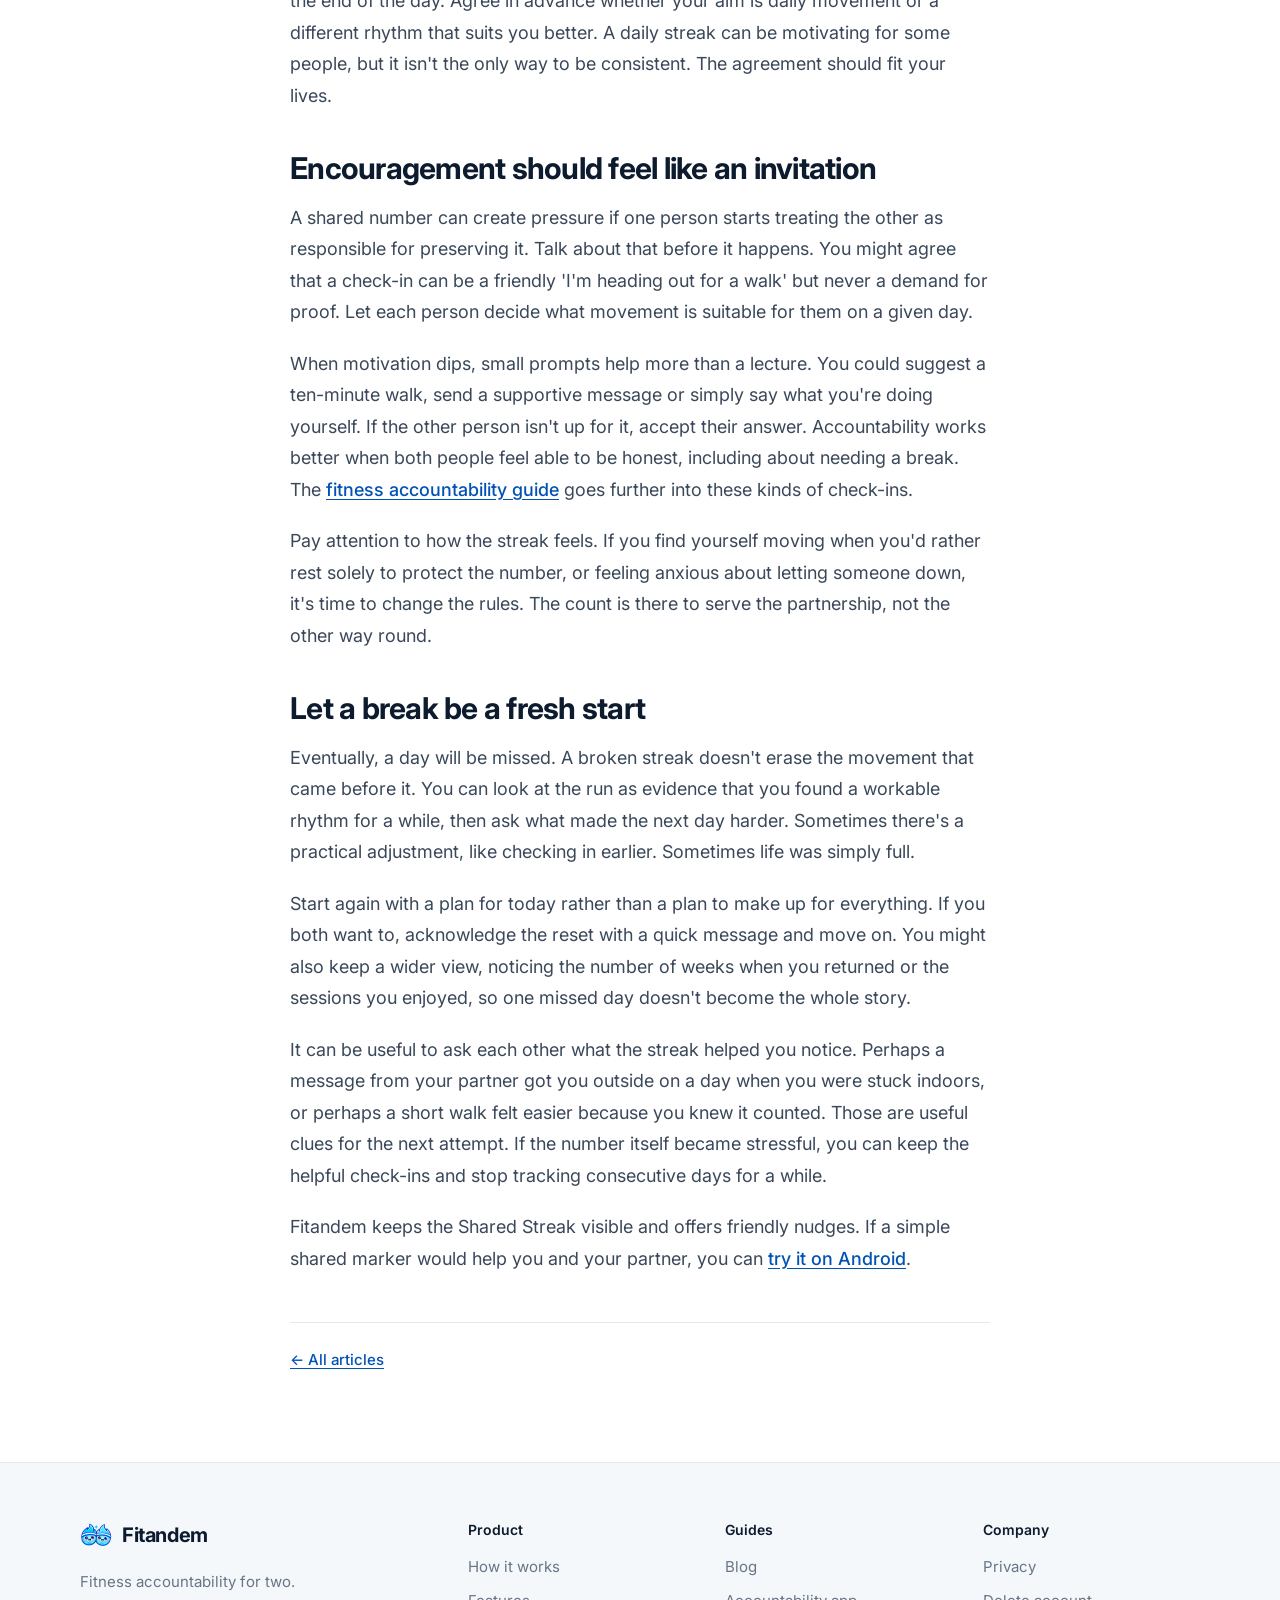
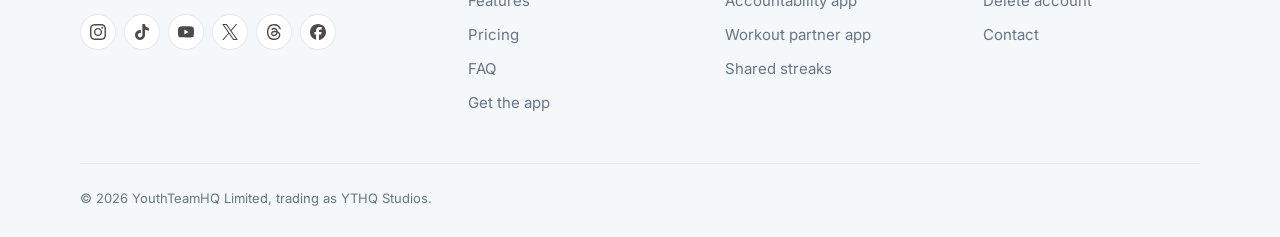
<file: blog/how-shared-fitness-streaks-help-you-stay-consistent/index.html>
<!doctype html>
<html lang="en-GB">
<head>
  <meta charset="utf-8">
  <meta name="viewport" content="width=device-width, initial-scale=1">
  <title>How Shared Fitness Streaks Can Help You Stay Consistent | Fitandem Blog</title>
  <meta name="description" content="Shared fitness streaks can give two people a gentle reminder to keep moving. Learn how to use one without pressure or perfectionism.">
  <meta name="application-name" content="Fitandem">
  <meta name="robots" content="index, follow, max-image-preview:large, max-snippet:-1, max-video-preview:-1">
  <meta name="theme-color" content="#006CE5">
  <meta property="og:title" content="How Shared Fitness Streaks Can Help You Stay Consistent | Fitandem Blog">
  <meta property="og:description" content="Shared fitness streaks can give two people a gentle reminder to keep moving. Learn how to use one without pressure or perfectionism.">
  <meta property="og:type" content="article">
  <meta property="og:site_name" content="Fitandem">
  <meta property="og:locale" content="en_GB">
  <meta property="og:url" content="https://fitandem.com/blog/how-shared-fitness-streaks-help-you-stay-consistent/">
  <meta property="og:image" content="https://fitandem.com/assets/brand/fitandem-feature-graphic.png">
  <meta property="og:image:width" content="1024">
  <meta property="og:image:height" content="500">
  <meta property="og:image:type" content="image/png">
  <meta property="og:image:alt" content="Fitandem: Stay Active Together">
  <meta name="twitter:card" content="summary_large_image">
  <meta name="twitter:title" content="How Shared Fitness Streaks Can Help You Stay Consistent | Fitandem Blog">
  <meta name="twitter:description" content="Shared fitness streaks can give two people a gentle reminder to keep moving. Learn how to use one without pressure or perfectionism.">
  <meta name="twitter:image" content="https://fitandem.com/assets/brand/fitandem-feature-graphic.png">
  <meta name="twitter:image:alt" content="Fitandem: Stay Active Together">
  <meta name="twitter:site" content="@fitandemapp">
  <link rel="canonical" href="https://fitandem.com/blog/how-shared-fitness-streaks-help-you-stay-consistent/">
  <link rel="icon" type="image/png" href="../../assets/brand/fitandem-logo-web.png">
  <link rel="apple-touch-icon" href="../../assets/brand/fitandem-logo-web.png">
  <link rel="manifest" href="../../site.webmanifest">
  <link rel="preconnect" href="https://fonts.googleapis.com">
  <link rel="preconnect" href="https://fonts.gstatic.com" crossorigin>
  <link href="https://fonts.googleapis.com/css2?family=Inter:wght@400;500;600;700&amp;display=swap" rel="stylesheet">
  <link rel="stylesheet" href="../../styles.css?v=20260930-2">
  <script defer src="../../main.js?v=20260922-1"></script>
  <script type="application/ld+json">
{
  "@context": "https://schema.org",
  "@graph": [
    {
      "@type": "BlogPosting",
      "@id": "https://fitandem.com/blog/how-shared-fitness-streaks-help-you-stay-consistent/#article",
      "mainEntityOfPage": {
        "@type": "WebPage",
        "@id": "https://fitandem.com/blog/how-shared-fitness-streaks-help-you-stay-consistent/"
      },
      "headline": "How Shared Fitness Streaks Can Help You Stay Consistent",
      "description": "Shared fitness streaks can give two people a gentle reminder to keep moving. Learn how to use one without pressure or perfectionism.",
      "image": "https://fitandem.com/assets/brand/fitandem-feature-graphic.png",
      "datePublished": "2026-09-23",
      "dateModified": "2026-09-23",
      "inLanguage": "en-GB",
      "author": {
        "@id": "https://fitandem.com/#organisation"
      },
      "publisher": {
        "@id": "https://fitandem.com/#organisation"
      },
      "isPartOf": {
        "@id": "https://fitandem.com/blog/#blog"
      }
    },
    {
      "@type": "BreadcrumbList",
      "itemListElement": [
        {
          "@type": "ListItem",
          "position": 1,
          "name": "Home",
          "item": "https://fitandem.com/"
        },
        {
          "@type": "ListItem",
          "position": 2,
          "name": "Blog",
          "item": "https://fitandem.com/blog/"
        },
        {
          "@type": "ListItem",
          "position": 3,
          "name": "How Shared Fitness Streaks Can Help You Stay Consistent",
          "item": "https://fitandem.com/blog/how-shared-fitness-streaks-help-you-stay-consistent/"
        }
      ]
    }
  ]
}
  </script>
</head>
<body class="legal-page blog-page">
  <a class="skip-link" href="#main-content">Skip to content</a>
  <header class="site-header"><div class="header-inner">
    <a class="brand" href="/" aria-label="Fitandem home"><img class="brand-logo" src="../../assets/brand/fitandem-logo-web.png" alt="" width="256" height="256"><span>Fitandem</span></a>
    <nav class="site-nav" id="site-nav" aria-label="Main navigation"><a href="/#how-it-works">How it works</a><a href="/#features">Features</a><a href="/#duo">Pricing</a><a href="/#faq">FAQ</a><a href="/blog/">Blog</a><a class="nav-install" href="https://fitandem.com/android">Get the app</a></nav>
    <button class="menu-toggle" type="button" aria-expanded="false" aria-controls="site-nav" aria-label="Open navigation"><span></span><span></span><span></span></button>
  </div></header>
  <main id="main-content">
    <section class="legal-hero blog-hero"><div class="legal-shell">
      <nav class="breadcrumbs" aria-label="Breadcrumb"><a href="/">Home</a><span aria-hidden="true">/</span><a href="/blog/">Blog</a><span aria-hidden="true">/</span><span aria-current="page">How Shared Fitness Streaks Can Help You Stay Consistent</span></nav>
      <p class="eyebrow">Fitandem Blog</p>
      <h1>How Shared Fitness Streaks Can Help You Stay Consistent</h1>
      <p class="legal-lead">A streak is just a count of days. What makes it useful is the meaning you give it, especially when you share it with someone who understands your real life.</p>
    </div></section>
    <article class="blog-article" aria-label="How Shared Fitness Streaks Can Help You Stay Consistent">
      <section><h2>Why sharing can change a streak</h2><p>A solo streak can be satisfying at first, but it can also be easy to abandon when a busy day breaks the run. If nobody else knows what you were trying to do, starting again may feel oddly difficult. Sharing a small commitment gives you a reason to check in and a person who understands why you care.</p><p>That doesn't mean asking someone to hold you to a rigid standard. A useful shared streak is an agreement to keep returning to movement, with a simple way to notice when you've both done so. You can have completely different routines. One of you might cycle in the morning while the other walks after dinner. The shared part is the encouragement, not the workout itself.</p><p>Choose someone who is comfortable with that approach. If the other person needs to train for a race while you're trying to move a bit more often, you can still support each other, but be clear that neither person's pace is the measure of the other's success. Our <a href="/workout-partner-app/">workout partner guide</a> has more on finding a rhythm that works for two.</p></section>
      <section><h2>Decide what counts for you both</h2><p>Before you start, decide what counts as showing up for each of you. Ordinary movement deserves a place in the plan: a walk, a short mobility session or a few minutes moving at home can be the right choice for that day. If you only count your biggest workouts, the streak may push you towards an all-or-nothing rule that is hard to live with.</p><p>In Fitandem, a <a href="/shared-fitness-streaks/">Shared Streak</a> grows when both people log a move on the same day. Each person records their own movement, duration and effort, so the activities don't need to match. It gives two people one simple marker of momentum. It doesn't tell you how well you exercised, and it isn't a score against anyone else.</p><p>Outside an app, the same idea might be a shared calendar or a short message at the end of the day. Agree in advance whether your aim is daily movement or a different rhythm that suits you better. A daily streak can be motivating for some people, but it isn't the only way to be consistent. The agreement should fit your lives.</p></section>
      <section><h2>Encouragement should feel like an invitation</h2><p>A shared number can create pressure if one person starts treating the other as responsible for preserving it. Talk about that before it happens. You might agree that a check-in can be a friendly 'I'm heading out for a walk' but never a demand for proof. Let each person decide what movement is suitable for them on a given day.</p><p>When motivation dips, small prompts help more than a lecture. You could suggest a ten-minute walk, send a supportive message or simply say what you're doing yourself. If the other person isn't up for it, accept their answer. Accountability works better when both people feel able to be honest, including about needing a break. The <a href="/fitness-accountability-app/">fitness accountability guide</a> goes further into these kinds of check-ins.</p><p>Pay attention to how the streak feels. If you find yourself moving when you'd rather rest solely to protect the number, or feeling anxious about letting someone down, it's time to change the rules. The count is there to serve the partnership, not the other way round.</p></section>
      <section><h2>Let a break be a fresh start</h2><p>Eventually, a day will be missed. A broken streak doesn't erase the movement that came before it. You can look at the run as evidence that you found a workable rhythm for a while, then ask what made the next day harder. Sometimes there's a practical adjustment, like checking in earlier. Sometimes life was simply full.</p><p>Start again with a plan for today rather than a plan to make up for everything. If you both want to, acknowledge the reset with a quick message and move on. You might also keep a wider view, noticing the number of weeks when you returned or the sessions you enjoyed, so one missed day doesn't become the whole story.</p><p>It can be useful to ask each other what the streak helped you notice. Perhaps a message from your partner got you outside on a day when you were stuck indoors, or perhaps a short walk felt easier because you knew it counted. Those are useful clues for the next attempt. If the number itself became stressful, you can keep the helpful check-ins and stop tracking consecutive days for a while.</p><p>Fitandem keeps the Shared Streak visible and offers friendly nudges. If a simple shared marker would help you and your partner, you can <a href="https://fitandem.com/android">try it on Android</a>.</p></section>
      <p class="blog-back"><a href="/blog/">← All articles</a></p>
    </article>
  </main>
  <footer class="site-footer">
    <div class="section-shell footer-grid">
      <div class="footer-intro">
        <a class="brand footer-brand" href="/"><img class="brand-logo" src="../../assets/brand/fitandem-logo-web.png" alt="" width="256" height="256"><span>Fitandem</span></a>
        <p>Fitness accountability for two.</p>
        <div class="footer-socials" aria-label="Fitandem on social media">
          <a href="https://www.instagram.com/fitandemapp/" target="_blank" rel="noopener noreferrer" aria-label="Instagram (opens in a new tab)"><img src="../../assets/social/instagram.svg" alt=""></a><a href="https://www.tiktok.com/@fitandemapp" target="_blank" rel="noopener noreferrer" aria-label="TikTok (opens in a new tab)"><img src="../../assets/social/tiktok.svg" alt=""></a><a href="https://www.youtube.com/@fitandemapp" target="_blank" rel="noopener noreferrer" aria-label="YouTube (opens in a new tab)"><img src="../../assets/social/youtube.svg" alt=""></a><a href="https://x.com/fitandemapp" target="_blank" rel="noopener noreferrer" aria-label="X (opens in a new tab)"><img src="../../assets/social/x.svg" alt=""></a><a href="https://www.threads.com/@fitandemapp" target="_blank" rel="noopener noreferrer" aria-label="Threads (opens in a new tab)"><img src="../../assets/social/threads.svg" alt=""></a><a href="https://www.facebook.com/profile.php?id=61593506592853" target="_blank" rel="noopener noreferrer" aria-label="Facebook (opens in a new tab)"><img src="../../assets/social/facebook.svg" alt=""></a>
        </div>
      </div>
      <nav class="footer-nav" aria-label="Product"><strong>Product</strong><a href="/#how-it-works">How it works</a><a href="/#features">Features</a><a href="/#duo">Pricing</a><a href="/#faq">FAQ</a><a href="https://fitandem.com/android">Get the app</a></nav>
      <nav class="footer-nav" aria-label="Guides"><strong>Guides</strong><a href="/blog/">Blog</a><a href="/fitness-accountability-app/">Accountability app</a><a href="/workout-partner-app/">Workout partner app</a><a href="/shared-fitness-streaks/">Shared streaks</a></nav>
      <nav class="footer-nav" aria-label="Company"><strong>Company</strong><a href="/privacy/">Privacy</a><a href="/delete-account/">Delete account</a><a href="mailto:support@fitandem.com">Contact</a></nav>
    </div>
    <div class="section-shell footer-bottom"><span>© 2026 YouthTeamHQ Limited, trading as YTHQ Studios.</span></div>
  </footer>
</body>
</html>
</file>
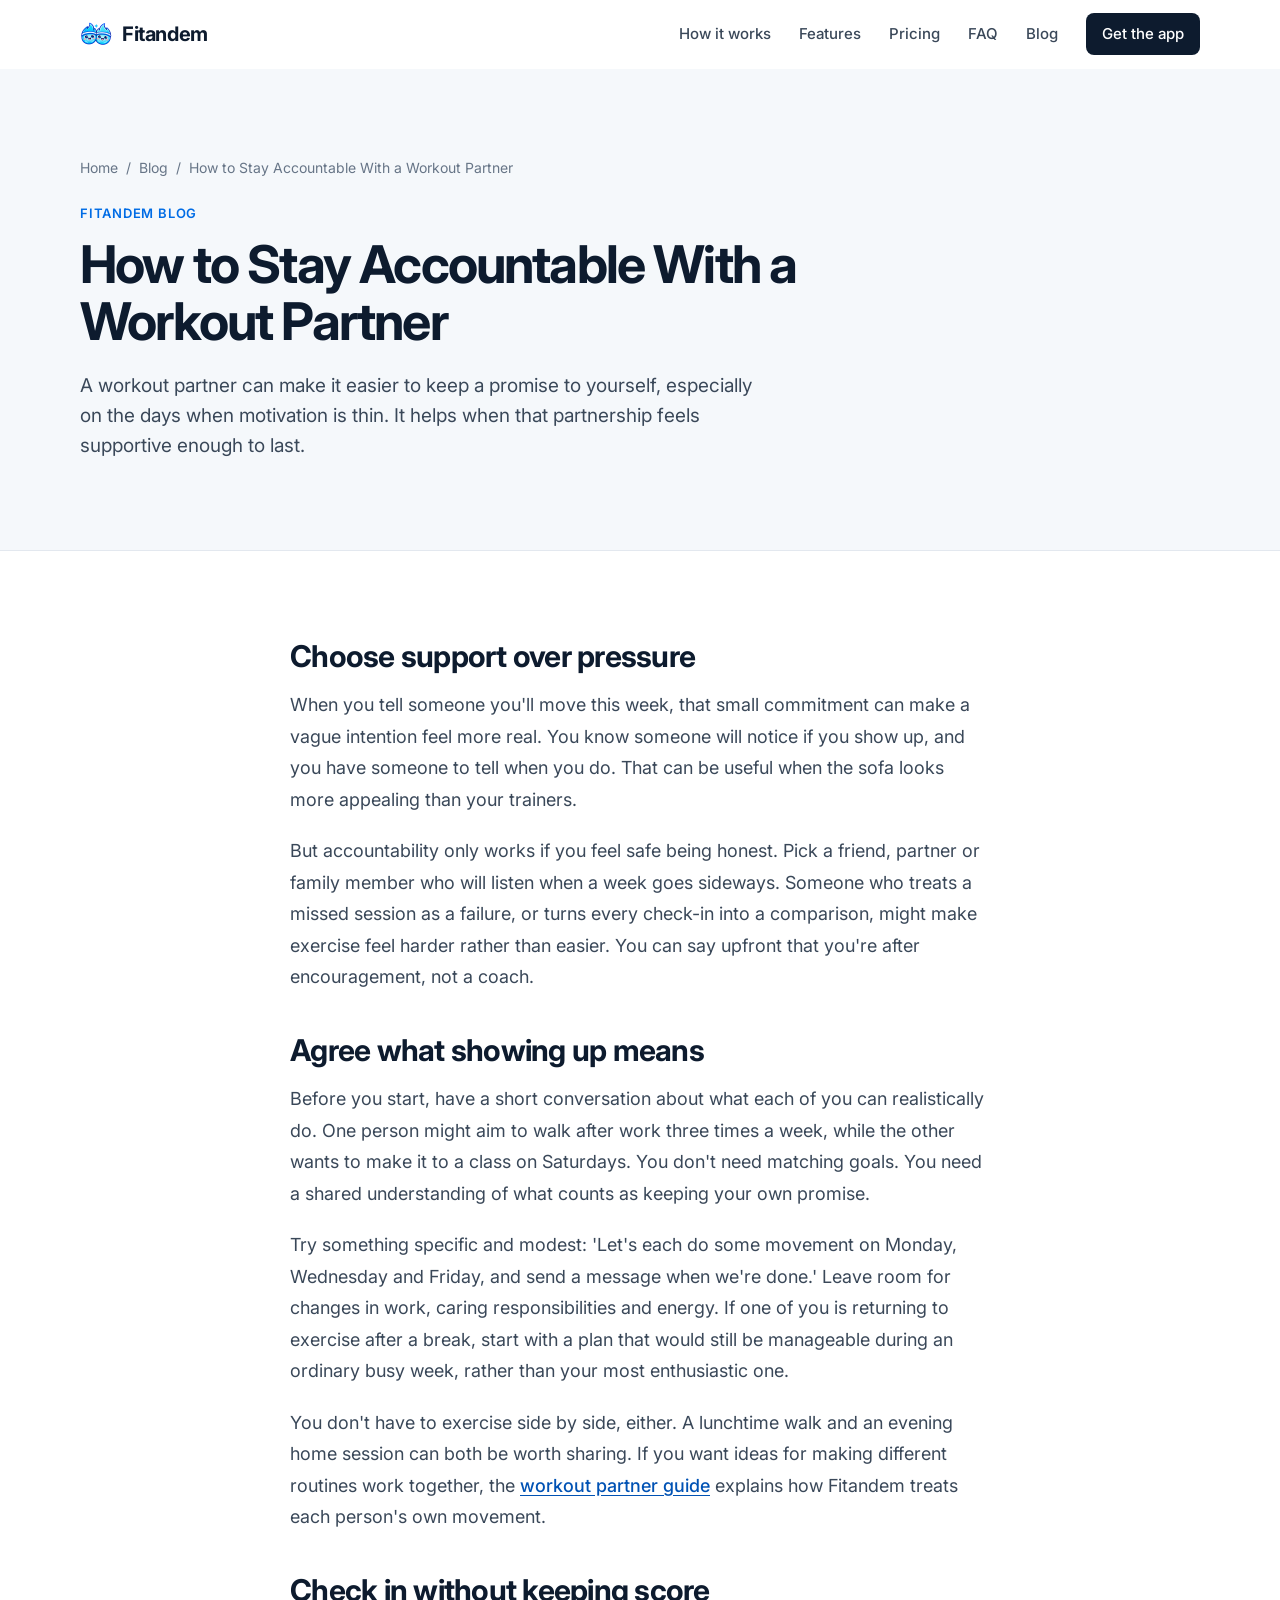
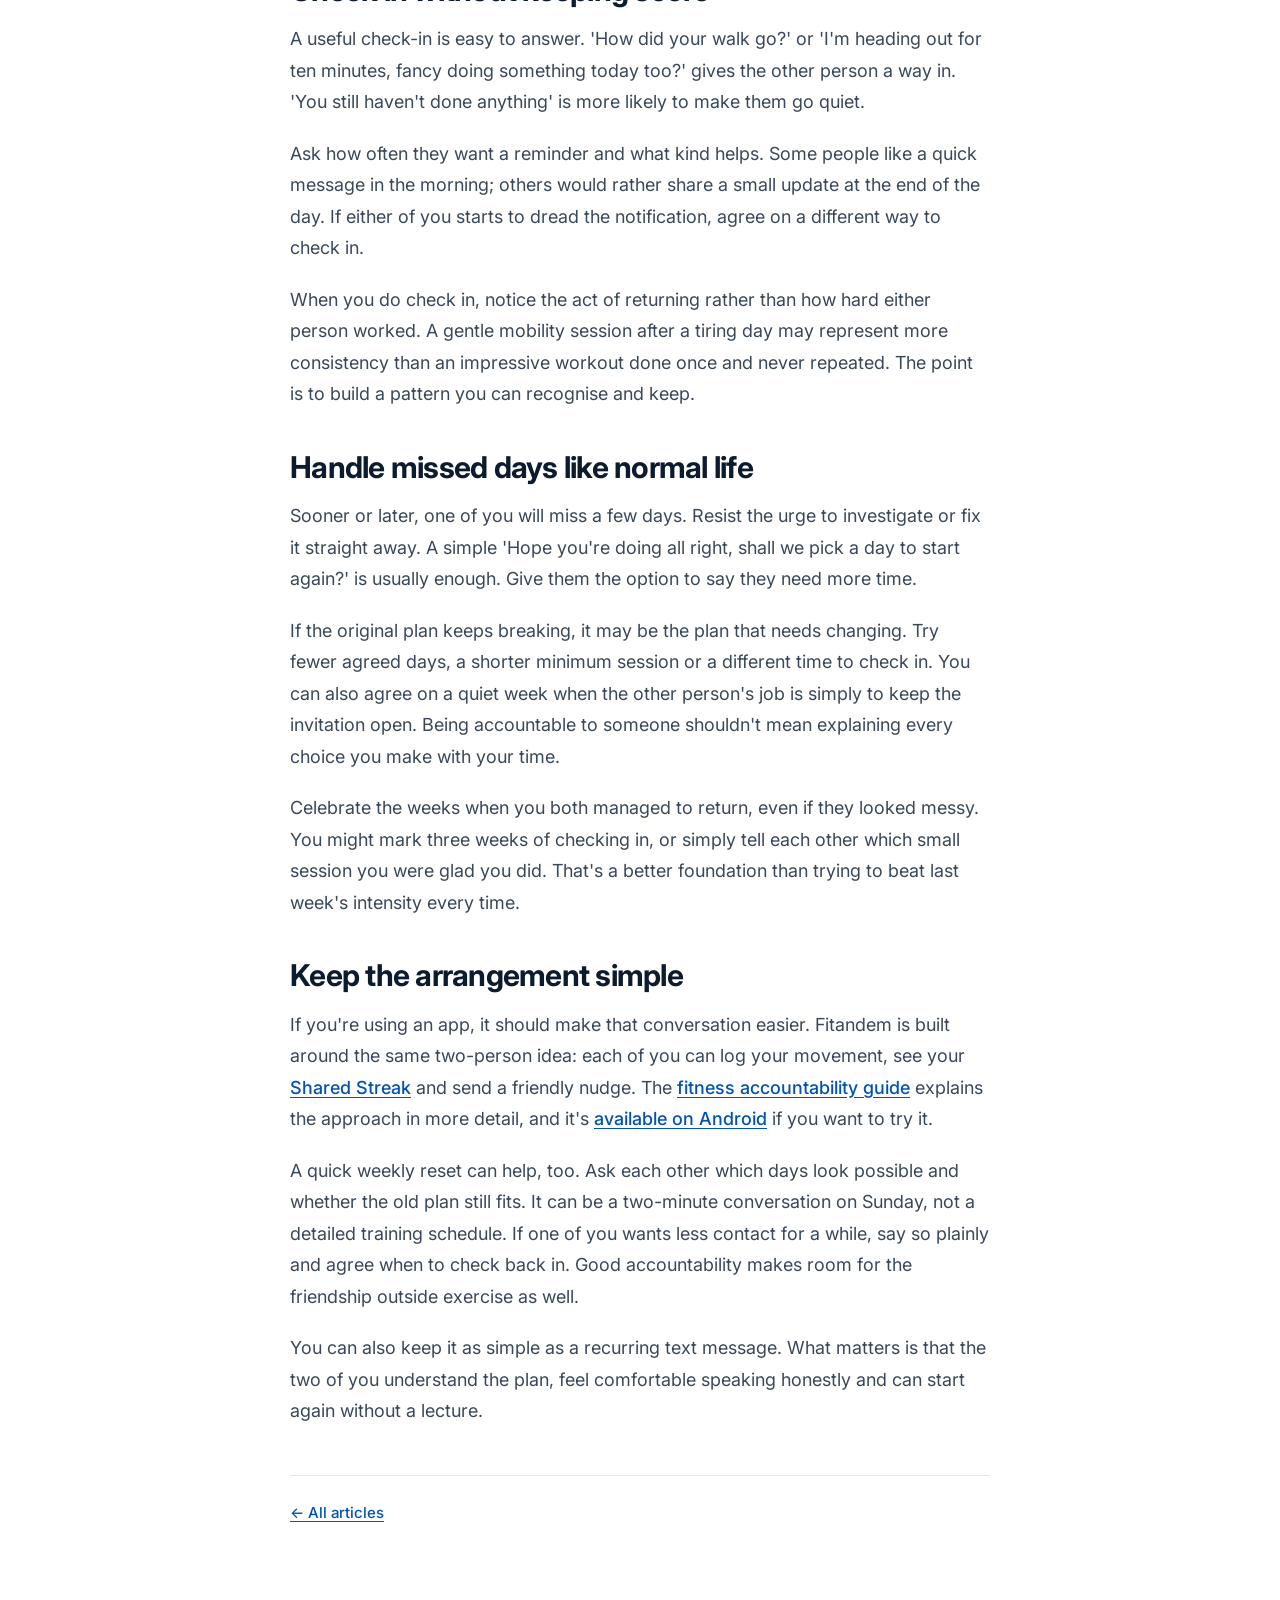
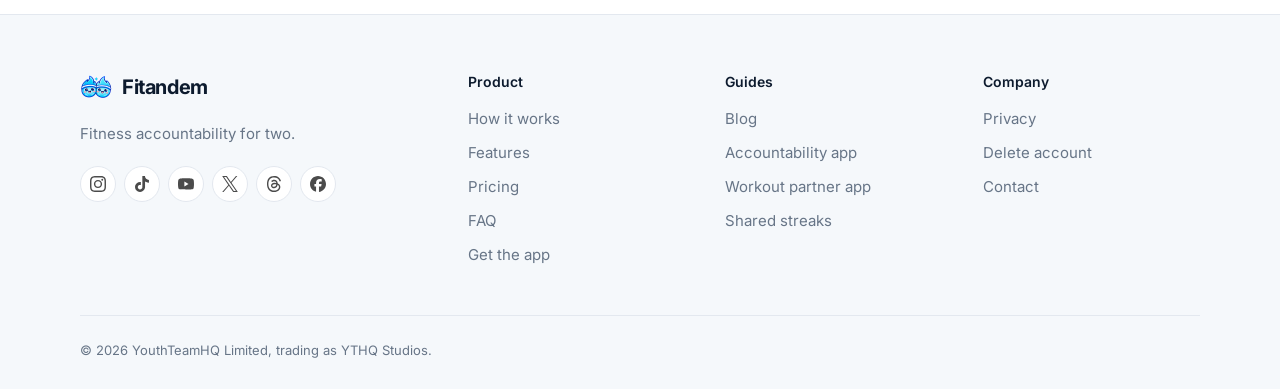
<file: blog/how-to-stay-accountable-with-a-workout-partner/index.html>
<!doctype html>
<html lang="en-GB">
<head>
  <meta charset="utf-8">
  <meta name="viewport" content="width=device-width, initial-scale=1">
  <title>How to Stay Accountable With a Workout Partner | Fitandem Blog</title>
  <meta name="description" content="A practical guide to exercising more consistently with someone you trust, with realistic plans, kind check-ins and room for missed days.">
  <meta name="application-name" content="Fitandem">
  <meta name="robots" content="index, follow, max-image-preview:large, max-snippet:-1, max-video-preview:-1">
  <meta name="theme-color" content="#006CE5">
  <meta property="og:title" content="How to Stay Accountable With a Workout Partner | Fitandem Blog">
  <meta property="og:description" content="A practical guide to exercising more consistently with someone you trust, with realistic plans, kind check-ins and room for missed days.">
  <meta property="og:type" content="article">
  <meta property="og:site_name" content="Fitandem">
  <meta property="og:locale" content="en_GB">
  <meta property="og:url" content="https://fitandem.com/blog/how-to-stay-accountable-with-a-workout-partner/">
  <meta property="og:image" content="https://fitandem.com/assets/brand/fitandem-feature-graphic.png">
  <meta property="og:image:width" content="1024">
  <meta property="og:image:height" content="500">
  <meta property="og:image:type" content="image/png">
  <meta property="og:image:alt" content="Fitandem: Stay Active Together">
  <meta name="twitter:card" content="summary_large_image">
  <meta name="twitter:title" content="How to Stay Accountable With a Workout Partner | Fitandem Blog">
  <meta name="twitter:description" content="A practical guide to exercising more consistently with someone you trust, with realistic plans, kind check-ins and room for missed days.">
  <meta name="twitter:image" content="https://fitandem.com/assets/brand/fitandem-feature-graphic.png">
  <meta name="twitter:image:alt" content="Fitandem: Stay Active Together">
  <meta name="twitter:site" content="@fitandemapp">
  <link rel="canonical" href="https://fitandem.com/blog/how-to-stay-accountable-with-a-workout-partner/">
  <link rel="icon" type="image/png" href="../../assets/brand/fitandem-logo-web.png">
  <link rel="apple-touch-icon" href="../../assets/brand/fitandem-logo-web.png">
  <link rel="manifest" href="../../site.webmanifest">
  <link rel="preconnect" href="https://fonts.googleapis.com">
  <link rel="preconnect" href="https://fonts.gstatic.com" crossorigin>
  <link href="https://fonts.googleapis.com/css2?family=Inter:wght@400;500;600;700&amp;display=swap" rel="stylesheet">
  <link rel="stylesheet" href="../../styles.css?v=20260930-2">
  <script defer src="../../main.js?v=20260922-1"></script>
  <script type="application/ld+json">
{
  "@context": "https://schema.org",
  "@graph": [
    {
      "@type": "BlogPosting",
      "@id": "https://fitandem.com/blog/how-to-stay-accountable-with-a-workout-partner/#article",
      "mainEntityOfPage": {
        "@type": "WebPage",
        "@id": "https://fitandem.com/blog/how-to-stay-accountable-with-a-workout-partner/"
      },
      "headline": "How to Stay Accountable With a Workout Partner",
      "description": "A practical guide to exercising more consistently with someone you trust, with realistic plans, kind check-ins and room for missed days.",
      "image": "https://fitandem.com/assets/brand/fitandem-feature-graphic.png",
      "datePublished": "2026-09-23",
      "dateModified": "2026-09-23",
      "inLanguage": "en-GB",
      "author": {
        "@id": "https://fitandem.com/#organisation"
      },
      "publisher": {
        "@id": "https://fitandem.com/#organisation"
      },
      "isPartOf": {
        "@id": "https://fitandem.com/blog/#blog"
      }
    },
    {
      "@type": "BreadcrumbList",
      "itemListElement": [
        {
          "@type": "ListItem",
          "position": 1,
          "name": "Home",
          "item": "https://fitandem.com/"
        },
        {
          "@type": "ListItem",
          "position": 2,
          "name": "Blog",
          "item": "https://fitandem.com/blog/"
        },
        {
          "@type": "ListItem",
          "position": 3,
          "name": "How to Stay Accountable With a Workout Partner",
          "item": "https://fitandem.com/blog/how-to-stay-accountable-with-a-workout-partner/"
        }
      ]
    }
  ]
}
  </script>
</head>
<body class="legal-page blog-page">
  <a class="skip-link" href="#main-content">Skip to content</a>
  <header class="site-header"><div class="header-inner">
    <a class="brand" href="/" aria-label="Fitandem home"><img class="brand-logo" src="../../assets/brand/fitandem-logo-web.png" alt="" width="256" height="256"><span>Fitandem</span></a>
    <nav class="site-nav" id="site-nav" aria-label="Main navigation"><a href="/#how-it-works">How it works</a><a href="/#features">Features</a><a href="/#duo">Pricing</a><a href="/#faq">FAQ</a><a href="/blog/">Blog</a><a class="nav-install" href="https://fitandem.com/android">Get the app</a></nav>
    <button class="menu-toggle" type="button" aria-expanded="false" aria-controls="site-nav" aria-label="Open navigation"><span></span><span></span><span></span></button>
  </div></header>
  <main id="main-content">
    <section class="legal-hero blog-hero"><div class="legal-shell">
      <nav class="breadcrumbs" aria-label="Breadcrumb"><a href="/">Home</a><span aria-hidden="true">/</span><a href="/blog/">Blog</a><span aria-hidden="true">/</span><span aria-current="page">How to Stay Accountable With a Workout Partner</span></nav>
      <p class="eyebrow">Fitandem Blog</p>
      <h1>How to Stay Accountable With a Workout Partner</h1>
      <p class="legal-lead">A workout partner can make it easier to keep a promise to yourself, especially on the days when motivation is thin. It helps when that partnership feels supportive enough to last.</p>
    </div></section>
    <article class="blog-article" aria-label="How to Stay Accountable With a Workout Partner">
      <section><h2>Choose support over pressure</h2><p>When you tell someone you'll move this week, that small commitment can make a vague intention feel more real. You know someone will notice if you show up, and you have someone to tell when you do. That can be useful when the sofa looks more appealing than your trainers.</p><p>But accountability only works if you feel safe being honest. Pick a friend, partner or family member who will listen when a week goes sideways. Someone who treats a missed session as a failure, or turns every check-in into a comparison, might make exercise feel harder rather than easier. You can say upfront that you're after encouragement, not a coach.</p></section>
      <section><h2>Agree what showing up means</h2><p>Before you start, have a short conversation about what each of you can realistically do. One person might aim to walk after work three times a week, while the other wants to make it to a class on Saturdays. You don't need matching goals. You need a shared understanding of what counts as keeping your own promise.</p><p>Try something specific and modest: 'Let's each do some movement on Monday, Wednesday and Friday, and send a message when we're done.' Leave room for changes in work, caring responsibilities and energy. If one of you is returning to exercise after a break, start with a plan that would still be manageable during an ordinary busy week, rather than your most enthusiastic one.</p><p>You don't have to exercise side by side, either. A lunchtime walk and an evening home session can both be worth sharing. If you want ideas for making different routines work together, the <a href="/workout-partner-app/">workout partner guide</a> explains how Fitandem treats each person's own movement.</p></section>
      <section><h2>Check in without keeping score</h2><p>A useful check-in is easy to answer. 'How did your walk go?' or 'I'm heading out for ten minutes, fancy doing something today too?' gives the other person a way in. 'You still haven't done anything' is more likely to make them go quiet.</p><p>Ask how often they want a reminder and what kind helps. Some people like a quick message in the morning; others would rather share a small update at the end of the day. If either of you starts to dread the notification, agree on a different way to check in.</p><p>When you do check in, notice the act of returning rather than how hard either person worked. A gentle mobility session after a tiring day may represent more consistency than an impressive workout done once and never repeated. The point is to build a pattern you can recognise and keep.</p></section>
      <section><h2>Handle missed days like normal life</h2><p>Sooner or later, one of you will miss a few days. Resist the urge to investigate or fix it straight away. A simple 'Hope you're doing all right, shall we pick a day to start again?' is usually enough. Give them the option to say they need more time.</p><p>If the original plan keeps breaking, it may be the plan that needs changing. Try fewer agreed days, a shorter minimum session or a different time to check in. You can also agree on a quiet week when the other person's job is simply to keep the invitation open. Being accountable to someone shouldn't mean explaining every choice you make with your time.</p><p>Celebrate the weeks when you both managed to return, even if they looked messy. You might mark three weeks of checking in, or simply tell each other which small session you were glad you did. That's a better foundation than trying to beat last week's intensity every time.</p></section>
      <section><h2>Keep the arrangement simple</h2><p>If you're using an app, it should make that conversation easier. Fitandem is built around the same two-person idea: each of you can log your movement, see your <a href="/shared-fitness-streaks/">Shared Streak</a> and send a friendly nudge. The <a href="/fitness-accountability-app/">fitness accountability guide</a> explains the approach in more detail, and it's <a href="https://fitandem.com/android">available on Android</a> if you want to try it.</p><p>A quick weekly reset can help, too. Ask each other which days look possible and whether the old plan still fits. It can be a two-minute conversation on Sunday, not a detailed training schedule. If one of you wants less contact for a while, say so plainly and agree when to check back in. Good accountability makes room for the friendship outside exercise as well.</p><p>You can also keep it as simple as a recurring text message. What matters is that the two of you understand the plan, feel comfortable speaking honestly and can start again without a lecture.</p></section>
      <p class="blog-back"><a href="/blog/">← All articles</a></p>
    </article>
  </main>
  <footer class="site-footer">
    <div class="section-shell footer-grid">
      <div class="footer-intro">
        <a class="brand footer-brand" href="/"><img class="brand-logo" src="../../assets/brand/fitandem-logo-web.png" alt="" width="256" height="256"><span>Fitandem</span></a>
        <p>Fitness accountability for two.</p>
        <div class="footer-socials" aria-label="Fitandem on social media">
          <a href="https://www.instagram.com/fitandemapp/" target="_blank" rel="noopener noreferrer" aria-label="Instagram (opens in a new tab)"><img src="../../assets/social/instagram.svg" alt=""></a><a href="https://www.tiktok.com/@fitandemapp" target="_blank" rel="noopener noreferrer" aria-label="TikTok (opens in a new tab)"><img src="../../assets/social/tiktok.svg" alt=""></a><a href="https://www.youtube.com/@fitandemapp" target="_blank" rel="noopener noreferrer" aria-label="YouTube (opens in a new tab)"><img src="../../assets/social/youtube.svg" alt=""></a><a href="https://x.com/fitandemapp" target="_blank" rel="noopener noreferrer" aria-label="X (opens in a new tab)"><img src="../../assets/social/x.svg" alt=""></a><a href="https://www.threads.com/@fitandemapp" target="_blank" rel="noopener noreferrer" aria-label="Threads (opens in a new tab)"><img src="../../assets/social/threads.svg" alt=""></a><a href="https://www.facebook.com/profile.php?id=61593506592853" target="_blank" rel="noopener noreferrer" aria-label="Facebook (opens in a new tab)"><img src="../../assets/social/facebook.svg" alt=""></a>
        </div>
      </div>
      <nav class="footer-nav" aria-label="Product"><strong>Product</strong><a href="/#how-it-works">How it works</a><a href="/#features">Features</a><a href="/#duo">Pricing</a><a href="/#faq">FAQ</a><a href="https://fitandem.com/android">Get the app</a></nav>
      <nav class="footer-nav" aria-label="Guides"><strong>Guides</strong><a href="/blog/">Blog</a><a href="/fitness-accountability-app/">Accountability app</a><a href="/workout-partner-app/">Workout partner app</a><a href="/shared-fitness-streaks/">Shared streaks</a></nav>
      <nav class="footer-nav" aria-label="Company"><strong>Company</strong><a href="/privacy/">Privacy</a><a href="/delete-account/">Delete account</a><a href="mailto:support@fitandem.com">Contact</a></nav>
    </div>
    <div class="section-shell footer-bottom"><span>© 2026 YouthTeamHQ Limited, trading as YTHQ Studios.</span></div>
  </footer>
</body>
</html>
</file>
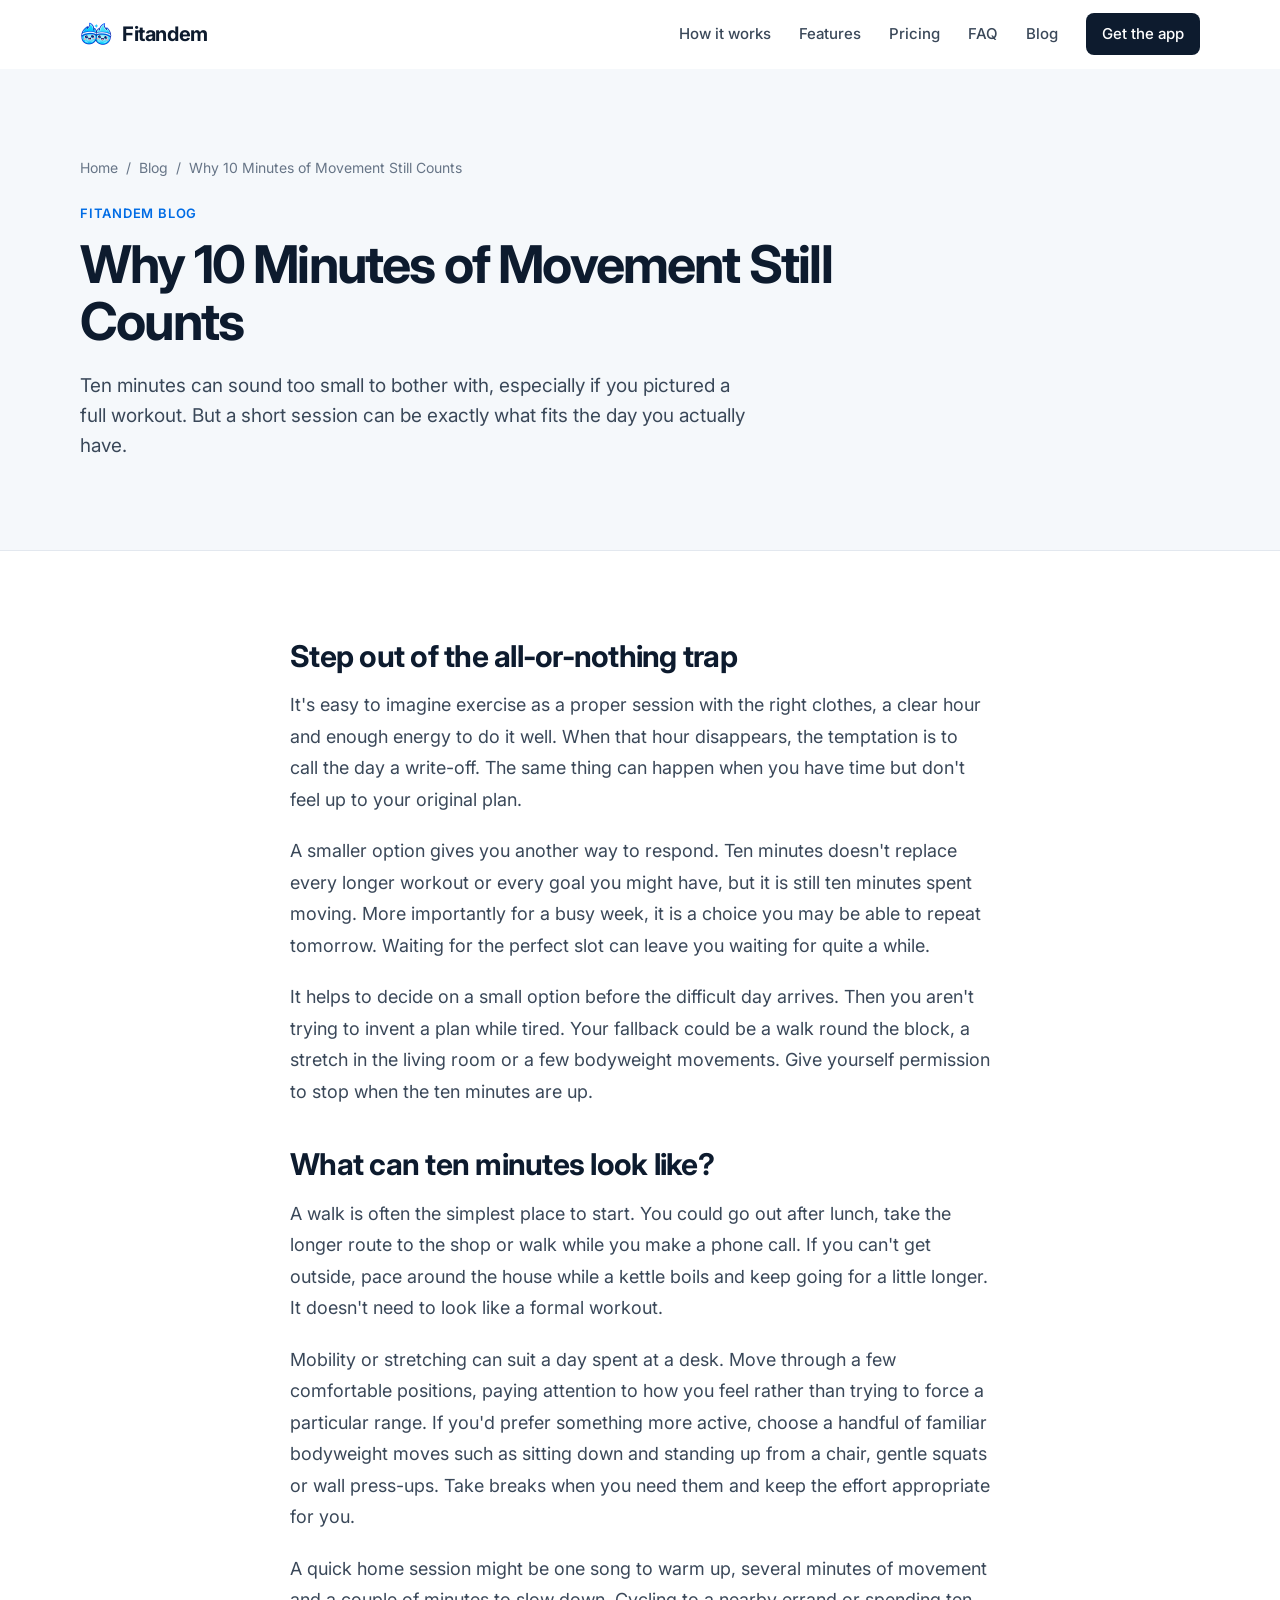
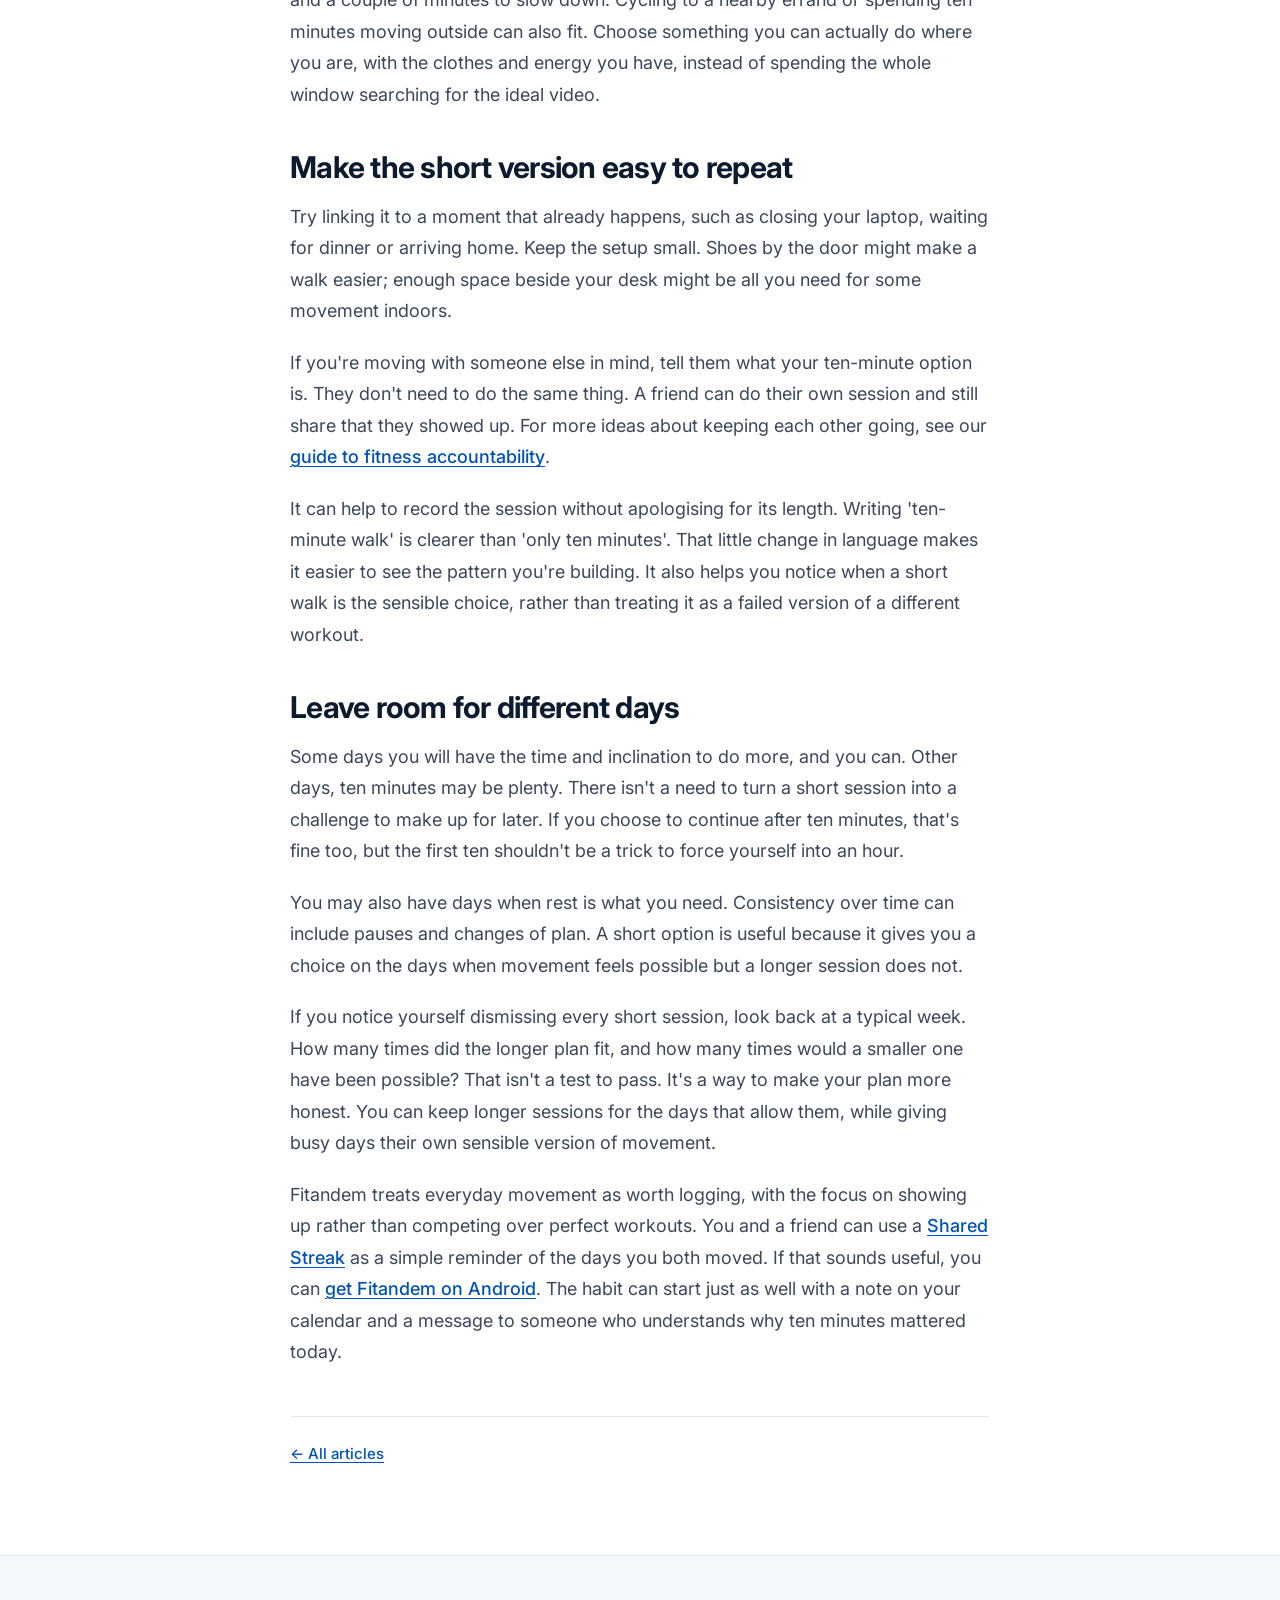
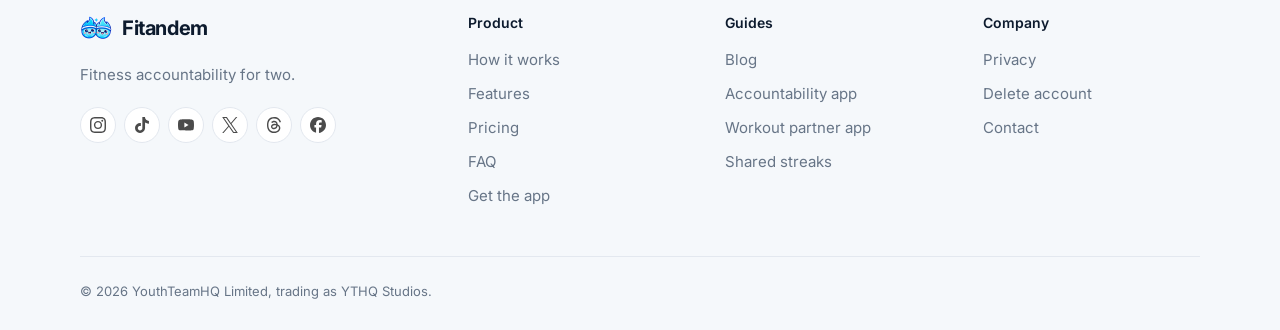
<file: blog/why-10-minutes-of-movement-still-counts/index.html>
<!doctype html>
<html lang="en-GB">
<head>
  <meta charset="utf-8">
  <meta name="viewport" content="width=device-width, initial-scale=1">
  <title>Why 10 Minutes of Movement Still Counts | Fitandem Blog</title>
  <meta name="description" content="Short on time or motivation? Ten minutes of walking, stretching or moving at home can be a valid session and a realistic way to keep going.">
  <meta name="application-name" content="Fitandem">
  <meta name="robots" content="index, follow, max-image-preview:large, max-snippet:-1, max-video-preview:-1">
  <meta name="theme-color" content="#006CE5">
  <meta property="og:title" content="Why 10 Minutes of Movement Still Counts | Fitandem Blog">
  <meta property="og:description" content="Short on time or motivation? Ten minutes of walking, stretching or moving at home can be a valid session and a realistic way to keep going.">
  <meta property="og:type" content="article">
  <meta property="og:site_name" content="Fitandem">
  <meta property="og:locale" content="en_GB">
  <meta property="og:url" content="https://fitandem.com/blog/why-10-minutes-of-movement-still-counts/">
  <meta property="og:image" content="https://fitandem.com/assets/brand/fitandem-feature-graphic.png">
  <meta property="og:image:width" content="1024">
  <meta property="og:image:height" content="500">
  <meta property="og:image:type" content="image/png">
  <meta property="og:image:alt" content="Fitandem: Stay Active Together">
  <meta name="twitter:card" content="summary_large_image">
  <meta name="twitter:title" content="Why 10 Minutes of Movement Still Counts | Fitandem Blog">
  <meta name="twitter:description" content="Short on time or motivation? Ten minutes of walking, stretching or moving at home can be a valid session and a realistic way to keep going.">
  <meta name="twitter:image" content="https://fitandem.com/assets/brand/fitandem-feature-graphic.png">
  <meta name="twitter:image:alt" content="Fitandem: Stay Active Together">
  <meta name="twitter:site" content="@fitandemapp">
  <link rel="canonical" href="https://fitandem.com/blog/why-10-minutes-of-movement-still-counts/">
  <link rel="icon" type="image/png" href="../../assets/brand/fitandem-logo-web.png">
  <link rel="apple-touch-icon" href="../../assets/brand/fitandem-logo-web.png">
  <link rel="manifest" href="../../site.webmanifest">
  <link rel="preconnect" href="https://fonts.googleapis.com">
  <link rel="preconnect" href="https://fonts.gstatic.com" crossorigin>
  <link href="https://fonts.googleapis.com/css2?family=Inter:wght@400;500;600;700&amp;display=swap" rel="stylesheet">
  <link rel="stylesheet" href="../../styles.css?v=20260930-2">
  <script defer src="../../main.js?v=20260922-1"></script>
  <script type="application/ld+json">
{
  "@context": "https://schema.org",
  "@graph": [
    {
      "@type": "BlogPosting",
      "@id": "https://fitandem.com/blog/why-10-minutes-of-movement-still-counts/#article",
      "mainEntityOfPage": {
        "@type": "WebPage",
        "@id": "https://fitandem.com/blog/why-10-minutes-of-movement-still-counts/"
      },
      "headline": "Why 10 Minutes of Movement Still Counts",
      "description": "Short on time or motivation? Ten minutes of walking, stretching or moving at home can be a valid session and a realistic way to keep going.",
      "image": "https://fitandem.com/assets/brand/fitandem-feature-graphic.png",
      "datePublished": "2026-09-23",
      "dateModified": "2026-09-23",
      "inLanguage": "en-GB",
      "author": {
        "@id": "https://fitandem.com/#organisation"
      },
      "publisher": {
        "@id": "https://fitandem.com/#organisation"
      },
      "isPartOf": {
        "@id": "https://fitandem.com/blog/#blog"
      }
    },
    {
      "@type": "BreadcrumbList",
      "itemListElement": [
        {
          "@type": "ListItem",
          "position": 1,
          "name": "Home",
          "item": "https://fitandem.com/"
        },
        {
          "@type": "ListItem",
          "position": 2,
          "name": "Blog",
          "item": "https://fitandem.com/blog/"
        },
        {
          "@type": "ListItem",
          "position": 3,
          "name": "Why 10 Minutes of Movement Still Counts",
          "item": "https://fitandem.com/blog/why-10-minutes-of-movement-still-counts/"
        }
      ]
    }
  ]
}
  </script>
</head>
<body class="legal-page blog-page">
  <a class="skip-link" href="#main-content">Skip to content</a>
  <header class="site-header"><div class="header-inner">
    <a class="brand" href="/" aria-label="Fitandem home"><img class="brand-logo" src="../../assets/brand/fitandem-logo-web.png" alt="" width="256" height="256"><span>Fitandem</span></a>
    <nav class="site-nav" id="site-nav" aria-label="Main navigation"><a href="/#how-it-works">How it works</a><a href="/#features">Features</a><a href="/#duo">Pricing</a><a href="/#faq">FAQ</a><a href="/blog/">Blog</a><a class="nav-install" href="https://fitandem.com/android">Get the app</a></nav>
    <button class="menu-toggle" type="button" aria-expanded="false" aria-controls="site-nav" aria-label="Open navigation"><span></span><span></span><span></span></button>
  </div></header>
  <main id="main-content">
    <section class="legal-hero blog-hero"><div class="legal-shell">
      <nav class="breadcrumbs" aria-label="Breadcrumb"><a href="/">Home</a><span aria-hidden="true">/</span><a href="/blog/">Blog</a><span aria-hidden="true">/</span><span aria-current="page">Why 10 Minutes of Movement Still Counts</span></nav>
      <p class="eyebrow">Fitandem Blog</p>
      <h1>Why 10 Minutes of Movement Still Counts</h1>
      <p class="legal-lead">Ten minutes can sound too small to bother with, especially if you pictured a full workout. But a short session can be exactly what fits the day you actually have.</p>
    </div></section>
    <article class="blog-article" aria-label="Why 10 Minutes of Movement Still Counts">
      <section><h2>Step out of the all-or-nothing trap</h2><p>It's easy to imagine exercise as a proper session with the right clothes, a clear hour and enough energy to do it well. When that hour disappears, the temptation is to call the day a write-off. The same thing can happen when you have time but don't feel up to your original plan.</p><p>A smaller option gives you another way to respond. Ten minutes doesn't replace every longer workout or every goal you might have, but it is still ten minutes spent moving. More importantly for a busy week, it is a choice you may be able to repeat tomorrow. Waiting for the perfect slot can leave you waiting for quite a while.</p><p>It helps to decide on a small option before the difficult day arrives. Then you aren't trying to invent a plan while tired. Your fallback could be a walk round the block, a stretch in the living room or a few bodyweight movements. Give yourself permission to stop when the ten minutes are up.</p></section>
      <section><h2>What can ten minutes look like?</h2><p>A walk is often the simplest place to start. You could go out after lunch, take the longer route to the shop or walk while you make a phone call. If you can't get outside, pace around the house while a kettle boils and keep going for a little longer. It doesn't need to look like a formal workout.</p><p>Mobility or stretching can suit a day spent at a desk. Move through a few comfortable positions, paying attention to how you feel rather than trying to force a particular range. If you'd prefer something more active, choose a handful of familiar bodyweight moves such as sitting down and standing up from a chair, gentle squats or wall press-ups. Take breaks when you need them and keep the effort appropriate for you.</p><p>A quick home session might be one song to warm up, several minutes of movement and a couple of minutes to slow down. Cycling to a nearby errand or spending ten minutes moving outside can also fit. Choose something you can actually do where you are, with the clothes and energy you have, instead of spending the whole window searching for the ideal video.</p></section>
      <section><h2>Make the short version easy to repeat</h2><p>Try linking it to a moment that already happens, such as closing your laptop, waiting for dinner or arriving home. Keep the setup small. Shoes by the door might make a walk easier; enough space beside your desk might be all you need for some movement indoors.</p><p>If you're moving with someone else in mind, tell them what your ten-minute option is. They don't need to do the same thing. A friend can do their own session and still share that they showed up. For more ideas about keeping each other going, see our <a href="/fitness-accountability-app/">guide to fitness accountability</a>.</p><p>It can help to record the session without apologising for its length. Writing 'ten-minute walk' is clearer than 'only ten minutes'. That little change in language makes it easier to see the pattern you're building. It also helps you notice when a short walk is the sensible choice, rather than treating it as a failed version of a different workout.</p></section>
      <section><h2>Leave room for different days</h2><p>Some days you will have the time and inclination to do more, and you can. Other days, ten minutes may be plenty. There isn't a need to turn a short session into a challenge to make up for later. If you choose to continue after ten minutes, that's fine too, but the first ten shouldn't be a trick to force yourself into an hour.</p><p>You may also have days when rest is what you need. Consistency over time can include pauses and changes of plan. A short option is useful because it gives you a choice on the days when movement feels possible but a longer session does not.</p><p>If you notice yourself dismissing every short session, look back at a typical week. How many times did the longer plan fit, and how many times would a smaller one have been possible? That isn't a test to pass. It's a way to make your plan more honest. You can keep longer sessions for the days that allow them, while giving busy days their own sensible version of movement.</p><p>Fitandem treats everyday movement as worth logging, with the focus on showing up rather than competing over perfect workouts. You and a friend can use a <a href="/shared-fitness-streaks/">Shared Streak</a> as a simple reminder of the days you both moved. If that sounds useful, you can <a href="https://fitandem.com/android">get Fitandem on Android</a>. The habit can start just as well with a note on your calendar and a message to someone who understands why ten minutes mattered today.</p></section>
      <p class="blog-back"><a href="/blog/">← All articles</a></p>
    </article>
  </main>
  <footer class="site-footer">
    <div class="section-shell footer-grid">
      <div class="footer-intro">
        <a class="brand footer-brand" href="/"><img class="brand-logo" src="../../assets/brand/fitandem-logo-web.png" alt="" width="256" height="256"><span>Fitandem</span></a>
        <p>Fitness accountability for two.</p>
        <div class="footer-socials" aria-label="Fitandem on social media">
          <a href="https://www.instagram.com/fitandemapp/" target="_blank" rel="noopener noreferrer" aria-label="Instagram (opens in a new tab)"><img src="../../assets/social/instagram.svg" alt=""></a><a href="https://www.tiktok.com/@fitandemapp" target="_blank" rel="noopener noreferrer" aria-label="TikTok (opens in a new tab)"><img src="../../assets/social/tiktok.svg" alt=""></a><a href="https://www.youtube.com/@fitandemapp" target="_blank" rel="noopener noreferrer" aria-label="YouTube (opens in a new tab)"><img src="../../assets/social/youtube.svg" alt=""></a><a href="https://x.com/fitandemapp" target="_blank" rel="noopener noreferrer" aria-label="X (opens in a new tab)"><img src="../../assets/social/x.svg" alt=""></a><a href="https://www.threads.com/@fitandemapp" target="_blank" rel="noopener noreferrer" aria-label="Threads (opens in a new tab)"><img src="../../assets/social/threads.svg" alt=""></a><a href="https://www.facebook.com/profile.php?id=61593506592853" target="_blank" rel="noopener noreferrer" aria-label="Facebook (opens in a new tab)"><img src="../../assets/social/facebook.svg" alt=""></a>
        </div>
      </div>
      <nav class="footer-nav" aria-label="Product"><strong>Product</strong><a href="/#how-it-works">How it works</a><a href="/#features">Features</a><a href="/#duo">Pricing</a><a href="/#faq">FAQ</a><a href="https://fitandem.com/android">Get the app</a></nav>
      <nav class="footer-nav" aria-label="Guides"><strong>Guides</strong><a href="/blog/">Blog</a><a href="/fitness-accountability-app/">Accountability app</a><a href="/workout-partner-app/">Workout partner app</a><a href="/shared-fitness-streaks/">Shared streaks</a></nav>
      <nav class="footer-nav" aria-label="Company"><strong>Company</strong><a href="/privacy/">Privacy</a><a href="/delete-account/">Delete account</a><a href="mailto:support@fitandem.com">Contact</a></nav>
    </div>
    <div class="section-shell footer-bottom"><span>© 2026 YouthTeamHQ Limited, trading as YTHQ Studios.</span></div>
  </footer>
</body>
</html>
</file>
<file: styles.css>
/* Fitandem site styles */

:root {
  color-scheme: light;
  --brand: #006ce5;
  --brand-dark: #0052b4;
  --brand-soft: #eaf3fe;
  --ink: #0d1b2e;
  --text: #3a4859;
  --muted: #677587;
  --line: #e3e8ef;
  --bg: #fff;
  --bg-alt: #f5f8fb;
  --dark: #0b1a33;
  --radius: 14px;
  --shell: min(1120px, calc(100% - 48px));
  --shadow-sm: 0 1px 2px rgba(13, 27, 46, .06);
  --shadow-md: 0 12px 32px rgba(13, 27, 46, .08);
}

*, *::before, *::after { box-sizing: border-box; }
html { scroll-behavior: smooth; scroll-padding-top: 88px; }
body {
  margin: 0;
  min-width: 320px;
  overflow-x: clip;
  background: var(--bg);
  color: var(--text);
  font-family: "Inter", system-ui, -apple-system, BlinkMacSystemFont, "Segoe UI", sans-serif;
  font-size: 16px;
  line-height: 1.6;
  -webkit-font-smoothing: antialiased;
}
img { display: block; max-width: 100%; height: auto; }
a { color: inherit; }
button { font: inherit; }
h1, h2, h3 { margin: 0; color: var(--ink); font-weight: 700; }
h1 { letter-spacing: -.035em; line-height: 1.05; }
h2 { font-size: clamp(28px, 3.4vw, 40px); letter-spacing: -.025em; line-height: 1.15; }
h3 { font-size: 18px; font-weight: 600; letter-spacing: -.01em; line-height: 1.35; }
p { margin: 0; }
a:focus-visible, button:focus-visible, summary:focus-visible { outline: 2px solid var(--brand); outline-offset: 3px; border-radius: 6px; }

.skip-link {
  position: fixed; z-index: 100; top: 10px; left: 10px;
  padding: 10px 14px; border-radius: 8px;
  background: var(--ink); color: #fff; font-weight: 600;
  transform: translateY(-160%);
}
.skip-link:focus { transform: none; }

.section-shell, .legal-shell { width: var(--shell); margin-inline: auto; }
.section { padding-block: clamp(64px, 8vw, 104px); }
.section-alt { background: var(--bg-alt); }

.eyebrow, .kicker {
  display: block;
  margin-bottom: 12px;
  color: var(--brand);
  font-size: 13px;
  font-weight: 600;
  letter-spacing: .06em;
  text-transform: uppercase;
}
.kicker-light { color: #9cc8ff; }

.section-heading { max-width: 640px; margin-bottom: clamp(36px, 5vw, 56px); }
.section-heading.centred { margin-inline: auto; text-align: center; }
.section-heading p:not(.kicker) { margin-top: 14px; color: var(--muted); font-size: 18px; }
.section-heading a, .accountability-intro a, .steps a, .story-copy a { color: var(--brand-dark); text-underline-offset: 3px; }

/* Buttons and links */
.button {
  min-height: 48px;
  display: inline-flex; align-items: center; justify-content: center; gap: 8px;
  padding: 0 20px;
  border: 1px solid transparent; border-radius: 10px;
  font-weight: 600; text-decoration: none;
  transition: background-color .15s ease, border-color .15s ease;
}
.button-primary { background: var(--brand); color: #fff; }
.button-primary:hover { background: var(--brand-dark); }
.button-secondary { border-color: var(--line); background: #fff; color: var(--ink); }
.button-secondary:hover { border-color: #c9d3df; }
.text-link { color: var(--ink); font-weight: 600; text-decoration: none; }
.text-link:hover { color: var(--brand); }
.play-badge { display: inline-flex; border-radius: 8px; transition: opacity .15s ease; }
.play-badge:hover { opacity: .85; }
.play-badge img { width: 172px; }
.hero-actions { display: flex; flex-wrap: wrap; align-items: center; gap: 20px 28px; margin-top: 32px; }

/* Header */
.site-header {
  position: sticky; z-index: 50; top: 0;
  border-bottom: 1px solid transparent;
  background: rgba(255, 255, 255, .92);
  backdrop-filter: saturate(180%) blur(12px);
  transition: border-color .2s ease;
}
.site-header.is-scrolled { border-bottom-color: var(--line); }
.header-inner { width: var(--shell); min-height: 68px; margin: auto; display: flex; align-items: center; justify-content: space-between; gap: 24px; }
.brand { display: inline-flex; align-items: center; gap: 10px; color: var(--ink); font-size: 20px; font-weight: 700; letter-spacing: -.02em; text-decoration: none; }
.brand-logo { width: 32px; height: 32px; flex: none; }
.site-nav { display: flex; align-items: center; gap: 28px; }
.site-nav a { color: var(--text); font-size: 15px; font-weight: 500; text-decoration: none; white-space: nowrap; }
.site-nav a:hover { color: var(--ink); }
.site-nav .nav-install { padding: 9px 16px; border-radius: 8px; background: var(--ink); color: #fff; }
.site-nav .nav-install:hover { background: var(--brand); color: #fff; }
.menu-toggle {
  position: relative; width: 42px; height: 42px;
  display: none; place-items: center; padding: 0;
  border: 1px solid var(--line); border-radius: 10px;
  background: #fff; color: var(--ink); cursor: pointer;
}
.menu-toggle span { position: absolute; width: 18px; height: 2px; border-radius: 2px; background: currentColor; transition: transform .2s ease, opacity .15s ease; }
.menu-toggle span:first-child { transform: translateY(-6px); }
.menu-toggle span:last-child { transform: translateY(6px); }
.menu-toggle[aria-expanded="true"] span:first-child { transform: rotate(45deg); }
.menu-toggle[aria-expanded="true"] span:nth-child(2) { opacity: 0; }
.menu-toggle[aria-expanded="true"] span:last-child { transform: rotate(-45deg); }

/* Phone screenshot frame */
.screen-frame {
  width: min(100%, 260px);
  aspect-ratio: 9 / 20;
  margin: 0;
  overflow: hidden;
  border: 6px solid var(--ink);
  border-radius: 30px;
  background: var(--bg-alt);
  box-shadow: var(--shadow-md);
}
.screen-frame img { width: 100%; height: 100%; object-fit: cover; }

/* Home: hero */
.hero {
  display: grid;
  grid-template-columns: minmax(0, 1.2fr) minmax(0, .8fr);
  gap: clamp(32px, 4vw, 56px);
  align-items: center;
  padding-block: clamp(36px, 4vw, 64px);
}
.hero h1 { font-size: clamp(38px, 4.5vw, 60px); line-height: 1.1; }
.hero h1 span { color: var(--brand); }
.hero-lede { max-width: 540px; margin-top: 22px; font-size: clamp(17px, 1.4vw, 19px); }
.hero-meta { margin-top: 14px; color: var(--muted); font-size: 14px; }
.hero-reassurance {
  display: flex; flex-wrap: wrap; gap: 8px 24px;
  margin: 24px 0 0; padding: 0;
  color: var(--ink); font-size: 14px; list-style: none;
}
.hero-reassurance li { display: flex; align-items: center; gap: 8px; }
.hero-reassurance li::before {
  content: ""; width: 6px; height: 10px; margin: 0 3px 3px;
  border-right: 2px solid var(--brand); border-bottom: 2px solid var(--brand);
  transform: rotate(45deg);
}
.hero-visual {
  min-height: 560px;
  display: flex; align-items: center; justify-content: center;
  padding: 24px;
  border-radius: 24px;
  background: linear-gradient(160deg, var(--brand-soft), #f7faff 70%);
}
.hero-product { margin: 0; text-align: center; }
.hero-product .screen-frame { width: 200px; margin-inline: auto; }
.hero-product figcaption { margin-top: 18px; color: var(--text); font-size: 16px; line-height: 1.4; }
.hero-product figcaption strong { color: var(--ink); font-weight: 600; }

/* Home: benefits */
.benefits {
  display: grid; grid-template-columns: repeat(3, minmax(0, 1fr)); gap: 24px;
  margin: 0; padding: 0; list-style: none;
}
.benefits li { padding: 28px; border: 1px solid var(--line); border-radius: var(--radius); background: #fff; }
.benefit-label { display: block; margin-bottom: 18px; color: var(--brand-dark); font-size: 13px; font-weight: 600; }
.benefits h3 { font-size: 22px; }
.benefits p { margin-top: 10px; color: var(--text); }
.benefits a { color: var(--brand-dark); text-underline-offset: 3px; }

/* Home: steps */
.steps { margin: 0; padding: 0; display: grid; grid-template-columns: repeat(3, minmax(0, 1fr)); gap: 32px; list-style: none; }
.steps li { padding-top: 24px; border-top: 1px solid #cfd8e3; }
.step-index {
  width: 32px; height: 32px;
  display: grid; place-items: center;
  margin-bottom: 18px;
  border-radius: 50%;
  background: var(--brand); color: #fff;
  font-size: 14px; font-weight: 600;
}
.steps p { margin-top: 8px; color: var(--muted); }

/* Home: pricing */
.plans { display: grid; grid-template-columns: repeat(2, minmax(0, 1fr)); gap: 24px; max-width: 880px; }
.plan { padding: 32px; border: 1px solid var(--line); border-radius: 18px; background: #fff; }
.plan-featured { border-color: var(--brand); box-shadow: 0 0 0 1px var(--brand); }
.plan-price { margin-top: 16px; display: flex; align-items: baseline; gap: 6px; }
.plan-price strong { color: var(--ink); font-size: 40px; font-weight: 700; letter-spacing: -.03em; line-height: 1; }
.plan-price span { color: var(--muted); }
.plan-note { margin-top: 8px; color: var(--muted); font-size: 14px; }
.check-list { margin: 24px 0 0; padding: 24px 0 0; display: grid; gap: 12px; border-top: 1px solid var(--line); list-style: none; }
.check-list li { position: relative; padding-left: 28px; }
.check-list li::before {
  content: ""; position: absolute; top: 6px; left: 4px;
  width: 6px; height: 11px;
  border-right: 2px solid var(--brand); border-bottom: 2px solid var(--brand);
  transform: rotate(45deg);
}

/* FAQ (home and landing pages) */
.faq-section { display: grid; grid-template-columns: minmax(0, .8fr) minmax(0, 1.2fr); gap: clamp(32px, 6vw, 80px); align-items: start; }
.faq-section .section-heading { margin: 0; text-align: left; }
.faq-list, .faq-grid { border-top: 1px solid var(--line); }
.faq-list details, .faq-grid details { border-bottom: 1px solid var(--line); }
.faq-list summary, .faq-grid summary {
  display: flex; align-items: center; justify-content: space-between; gap: 20px;
  padding: 20px 0;
  color: var(--ink); font-size: 17px; font-weight: 600;
  list-style: none; cursor: pointer;
}
.faq-list summary::-webkit-details-marker, .faq-grid summary::-webkit-details-marker { display: none; }
.faq-list summary > span, .faq-grid summary > span { position: relative; width: 14px; height: 14px; flex: none; }
.faq-list summary > span::before, .faq-list summary > span::after,
.faq-grid summary > span::before, .faq-grid summary > span::after {
  content: ""; position: absolute; top: 6px; left: 0;
  width: 14px; height: 2px; border-radius: 2px;
  background: var(--muted); transition: transform .2s ease;
}
.faq-list summary > span::after, .faq-grid summary > span::after { transform: rotate(90deg); }
.faq-list details[open] summary > span::after, .faq-grid details[open] summary > span::after { transform: rotate(0); }
.faq-list details p, .faq-grid details p { max-width: 640px; padding: 0 34px 22px 0; color: var(--muted); }

/* Closing call to action */
.install-section { padding-bottom: clamp(64px, 8vw, 104px); }
.install-band {
  display: flex; align-items: center; justify-content: space-between; gap: 32px;
  padding: clamp(32px, 5vw, 56px);
  border-radius: 24px;
  background: var(--dark); color: #fff;
}
.install-band h2 { color: #fff; }
.install-band p { margin-top: 10px; color: #b4c3d8; font-size: 17px; }
.install-band .kicker { margin-bottom: 10px; }
.install-band .play-badge { flex: none; }

/* Footer */
.site-footer { padding: 56px 0 28px; border-top: 1px solid var(--line); background: var(--bg-alt); font-size: 15px; }
.footer-grid { display: grid; grid-template-columns: minmax(220px, 1.6fr) repeat(3, minmax(0, 1fr)); gap: 40px; }
.footer-intro p { margin-top: 12px; color: var(--muted); }
.footer-nav { display: grid; align-content: start; gap: 10px; }
.footer-nav strong { margin-bottom: 4px; color: var(--ink); font-size: 14px; font-weight: 600; }
.footer-nav a { width: fit-content; color: var(--muted); text-decoration: none; }
.footer-nav a:hover { color: var(--ink); }
.footer-socials { margin-top: 20px; display: flex; flex-wrap: wrap; gap: 8px; }
.footer-socials a { width: 36px; height: 36px; display: grid; place-items: center; border: 1px solid var(--line); border-radius: 50%; background: #fff; }
.footer-socials a:hover { border-color: #c9d3df; }
.footer-socials img { width: 16px; height: 16px; filter: brightness(0); opacity: .7; }
.footer-bottom { margin-top: 48px; padding-top: 24px; border-top: 1px solid var(--line); color: var(--muted); font-size: 13px; }

/* Subpage hero (landing, blog, legal) */
.legal-hero { padding-block: clamp(48px, 7vw, 88px); border-bottom: 1px solid var(--line); background: var(--bg-alt); }
.legal-hero h1 { max-width: 820px; font-size: clamp(36px, 5vw, 56px); }
.legal-lead { max-width: 680px; margin-top: 20px; font-size: clamp(17px, 1.6vw, 19px); }
.legal-date { margin-top: 20px; color: var(--muted); font-size: 14px; }
.breadcrumbs { display: flex; flex-wrap: wrap; align-items: center; gap: 8px; margin-bottom: 24px; color: var(--muted); font-size: 14px; }
.breadcrumbs a { color: var(--muted); text-decoration: none; }
.breadcrumbs a:hover { color: var(--ink); text-decoration: underline; text-underline-offset: 3px; }

/* Landing pages: screenshot story */
.story-list { margin: 0; padding: 0; display: grid; gap: 24px; list-style: none; }
.story-card {
  display: grid; grid-template-columns: minmax(0, 1fr) minmax(220px, 280px);
  gap: clamp(32px, 6vw, 80px); align-items: center;
  padding: clamp(28px, 5vw, 56px);
  border: 1px solid var(--line); border-radius: 24px;
  background: var(--bg-alt);
}
.story-card-reverse .story-copy { order: 2; }
.story-copy > span { display: block; margin-bottom: 12px; color: var(--brand); font-size: 13px; font-weight: 600; letter-spacing: .06em; text-transform: uppercase; }
.story-copy h3 { font-size: clamp(26px, 3vw, 36px); font-weight: 700; letter-spacing: -.025em; line-height: 1.15; }
.story-copy p { max-width: 520px; margin-top: 14px; font-size: 17px; }
.story-card .screen-frame { justify-self: center; }

/* Landing pages: feature list */
.accountability { display: grid; grid-template-columns: minmax(0, .8fr) minmax(0, 1.2fr); gap: clamp(32px, 6vw, 80px); align-items: start; }
.accountability-intro p { margin-top: 14px; color: var(--muted); font-size: 17px; }
.feature-list { display: grid; grid-template-columns: repeat(2, minmax(0, 1fr)); gap: 32px; }
.feature-list article { padding-top: 20px; border-top: 1px solid var(--line); }
.feature-list article > span { display: block; margin-bottom: 8px; color: var(--brand); font-size: 13px; font-weight: 600; }
.feature-list p { margin-top: 6px; color: var(--muted); font-size: 15px; }
.feature-list a { color: var(--brand-dark); }

/* Landing pages: achievements */
.achievement-layout { display: grid; grid-template-columns: minmax(0, 1.2fr) minmax(220px, .8fr); gap: clamp(32px, 6vw, 80px); align-items: center; }
.achievement-copy h2 { margin-bottom: 14px; }
.achievement-copy > p { max-width: 580px; color: var(--muted); font-size: 17px; }
.achievement-points { margin: 28px 0 0; padding: 0; display: grid; gap: 20px; list-style: none; }
.achievement-points li { padding-left: 16px; border-left: 2px solid var(--brand); }
.achievement-points strong, .achievement-points span { display: block; }
.achievement-points strong { color: var(--ink); font-weight: 600; }
.achievement-points span { margin-top: 2px; color: var(--muted); font-size: 15px; }
.achievement-screen { margin: 0; }
.achievement-screen .screen-frame { margin-inline: auto; }
.achievement-screen figcaption { max-width: 260px; margin: 16px auto 0; color: var(--muted); font-size: 14px; text-align: center; }

/* Guide cards (landing pages and blog index) */
.guide-grid, .blog-grid { display: grid; grid-template-columns: repeat(3, minmax(0, 1fr)); gap: 20px; }
.guide-card {
  display: flex; flex-direction: column; gap: 10px;
  padding: 24px;
  border: 1px solid var(--line); border-radius: var(--radius);
  background: #fff; text-decoration: none;
  transition: border-color .15s ease, box-shadow .15s ease;
}
.guide-card:hover { border-color: #c9d3df; box-shadow: var(--shadow-md); }
.guide-card .guide-kicker { color: var(--brand); font-size: 13px; font-weight: 600; }
.guide-card h2, .guide-card h3 { font-size: 18px; font-weight: 600; letter-spacing: -.01em; line-height: 1.35; }
.guide-card p { color: var(--muted); font-size: 15px; }
.guide-card b { margin-top: auto; padding-top: 8px; color: var(--brand); font-weight: 600; }

/* Blog */
.blog-page .blog-hero h1 { font-size: clamp(34px, 4.6vw, 52px); line-height: 1.1; }
.blog-list .blog-grid .guide-card { min-height: 220px; }
.blog-article { width: min(700px, calc(100% - 48px)); margin-inline: auto; padding-block: clamp(48px, 7vw, 88px); }
.blog-article section + section { margin-top: 40px; }
.blog-article h2 { margin-bottom: 16px; font-size: clamp(24px, 2.6vw, 30px); }
.blog-article p { margin-bottom: 20px; font-size: 18px; line-height: 1.75; }
.blog-article p:last-child { margin-bottom: 0; }
.blog-article a { color: var(--brand-dark); font-weight: 500; text-underline-offset: 3px; }
.blog-article .blog-back { margin-top: 48px; padding-top: 24px; border-top: 1px solid var(--line); font-size: 15px; }

/* Legal pages (privacy, account deletion) */
.legal-layout { display: grid; grid-template-columns: 220px minmax(0, 1fr); gap: clamp(40px, 6vw, 72px); align-items: start; padding-block: clamp(48px, 7vw, 80px); }
.legal-toc { position: sticky; top: 92px; }
.legal-toc h2 { margin-bottom: 12px; font-size: 13px; letter-spacing: .06em; text-transform: uppercase; }
.legal-toc ol { margin: 0; padding-left: 20px; color: var(--muted); font-size: 14px; }
.legal-toc li { padding: 3px 0; }
.legal-toc a { color: var(--text); text-decoration: none; }
.legal-toc a:hover { color: var(--brand); }
.legal-content { min-width: 0; }
.legal-content > section { margin-bottom: 40px; padding-bottom: 36px; border-bottom: 1px solid var(--line); scroll-margin-top: 92px; }
.legal-content > section:last-child { margin-bottom: 0; border-bottom: 0; }
.legal-content h2 { margin-bottom: 16px; font-size: clamp(24px, 2.6vw, 30px); }
.legal-content h3 { margin: 28px 0 8px; font-size: 18px; }
.legal-content p { margin-bottom: 16px; }
.legal-content ul { margin: 0 0 18px; padding-left: 22px; }
.legal-content li { margin: 6px 0; }
.legal-content a:not(.button) { color: var(--brand-dark); font-weight: 500; text-underline-offset: 3px; }
.legal-summary, .deletion-summary { display: grid; grid-template-columns: repeat(3, minmax(0, 1fr)); gap: 16px; }
.legal-summary div, .deletion-summary > div { padding: 20px; border: 1px solid var(--line); border-radius: var(--radius); background: var(--bg-alt); }
.legal-summary h2, .deletion-summary h2 { margin: 0 0 6px; font-size: 17px; }
.deletion-summary h2 { margin-top: 12px; }
.legal-summary p, .deletion-summary p { margin: 0; font-size: 14px; }
.step-number { width: 30px; height: 30px; display: grid; place-items: center; border-radius: 50%; background: var(--brand); color: #fff; font-size: 14px; font-weight: 600; }
.deletion-summary > div:last-child .step-number { background: #fdf0d5; color: #8a5000; }
.legal-table-wrap { max-width: 100%; margin: 24px 0; overflow-x: auto; border: 1px solid var(--line); border-radius: var(--radius); }
.legal-content table { width: 100%; min-width: 680px; border-collapse: collapse; font-size: 14px; }
.legal-content th, .legal-content td { padding: 14px; text-align: left; vertical-align: top; border-bottom: 1px solid var(--line); }
.legal-content th { background: var(--bg-alt); color: var(--ink); font-size: 13px; }
.legal-content tbody tr:last-child td { border-bottom: 0; }
.legal-callout { margin: 24px 0; padding: 18px 20px; border-left: 3px solid var(--brand); border-radius: 0 10px 10px 0; background: var(--brand-soft); }
.legal-callout p { margin: 0; color: var(--ink); }
.deletion-steps { padding: 0 !important; list-style: none; }
.deletion-steps li { position: relative; margin: 10px 0 !important; padding: 12px 14px 12px 54px; border: 1px solid var(--line); border-radius: 10px; }
.deletion-step-number { position: absolute; top: 11px; left: 14px; width: 26px; height: 26px; display: grid; place-items: center; border-radius: 50%; background: var(--brand-soft); color: var(--brand-dark); font-size: 13px; font-weight: 600; }
.deletion-warning { border-left-color: #e59a1a; background: #fff8e8; }
.deletion-warning p { color: #5c3d00; }
.deletion-email, .deletion-manage { width: fit-content; margin-top: 4px; }

/* Standalone cards (invite, 404, Android redirect) */
.invite-page { min-height: 100vh; background: var(--bg-alt); }
.invite-shell, .legal-redirect { min-height: 100vh; display: grid; place-items: center; padding: 32px 16px; }
.invite-card, .redirect-card {
  width: min(600px, 100%);
  padding: clamp(28px, 6vw, 48px);
  border: 1px solid var(--line); border-radius: 20px;
  background: #fff; box-shadow: var(--shadow-md);
  text-align: center;
}
.invite-card .brand, .redirect-card .brand { justify-content: center; margin-bottom: 28px; }
.invite-card h1, .redirect-card h1 { max-width: 520px; margin: 0 auto 14px; font-size: clamp(30px, 5vw, 42px); line-height: 1.1; }
.redirect-card h1 { margin-top: 0; }
.invite-card > p:not(.kicker), .redirect-card p { max-width: 520px; margin: 0 auto 14px; color: var(--muted); }
.redirect-card .button { margin-top: 12px; }
.invite-play-badge { margin: 12px auto 16px; }
.invite-fallback { font-size: 14px; }
.invite-fallback a { color: var(--brand-dark); font-weight: 500; }
.invite-privacy { padding-top: 18px; border-top: 1px solid var(--line); font-size: 13px; }
.invite-error { padding: 12px; border-radius: 10px; background: #fff8e8; color: #5c3d00 !important; }

/* Responsive */
@media (max-width: 960px) {
  .header-inner { position: relative; }
  .site-nav {
    position: absolute; top: calc(100% + 8px); right: 0;
    width: min(320px, calc(100vw - 32px));
    display: grid; gap: 2px; padding: 8px;
    border: 1px solid var(--line); border-radius: 14px;
    background: #fff; box-shadow: 0 20px 48px rgba(13, 27, 46, .14);
    opacity: 0; visibility: hidden; transform: translateY(-6px);
    transition: opacity .15s ease, visibility .15s ease, transform .15s ease;
  }
  .site-header.menu-open .site-nav { opacity: 1; visibility: visible; transform: none; }
  .site-nav a { padding: 12px 14px; border-radius: 8px; }
  .site-nav a:hover { background: var(--bg-alt); }
  .site-nav .nav-install { margin-top: 6px; text-align: center; }
  .menu-toggle { display: grid; }

  .hero { grid-template-columns: 1fr; }
  .hero-copy { max-width: 640px; }
  .hero-visual { min-height: 0; }
  .faq-section, .accountability, .achievement-layout { grid-template-columns: 1fr; }
  .footer-grid { grid-template-columns: repeat(3, minmax(0, 1fr)); }
  .footer-intro { grid-column: 1 / -1; }
  .legal-layout { grid-template-columns: 1fr; }
  .legal-toc { position: static; }
  .legal-summary, .deletion-summary { grid-template-columns: 1fr; }
  .blog-grid { grid-template-columns: 1fr 1fr; }
}

@media (max-width: 720px) {
  :root { --shell: calc(100% - 32px); }
  .section { padding-block: 64px; }
  .steps, .benefits, .plans, .feature-list, .guide-grid, .blog-grid { grid-template-columns: 1fr; }
  .steps { gap: 28px; }
  .benefits { gap: 16px; }
  .benefits li { padding: 24px; }
  .story-card { grid-template-columns: 1fr; }
  .story-card-reverse .story-copy { order: 0; }
  .install-band { flex-direction: column; align-items: flex-start; }
  .plan { padding: 24px; }
  .blog-article { width: calc(100% - 32px); }
  .blog-article p { font-size: 17px; }
  .deletion-email, .deletion-manage { width: 100%; }
}

@media (max-width: 480px) {
  .footer-grid { grid-template-columns: 1fr 1fr; }
  .hero h1 { font-size: clamp(34px, 9.5vw, 42px); }
  .hero-actions { gap: 16px 24px; }
}

@media (prefers-reduced-motion: reduce) {
  html { scroll-behavior: auto; }
  *, *::before, *::after { transition-duration: .01ms !important; animation-duration: .01ms !important; }
}
</file>
